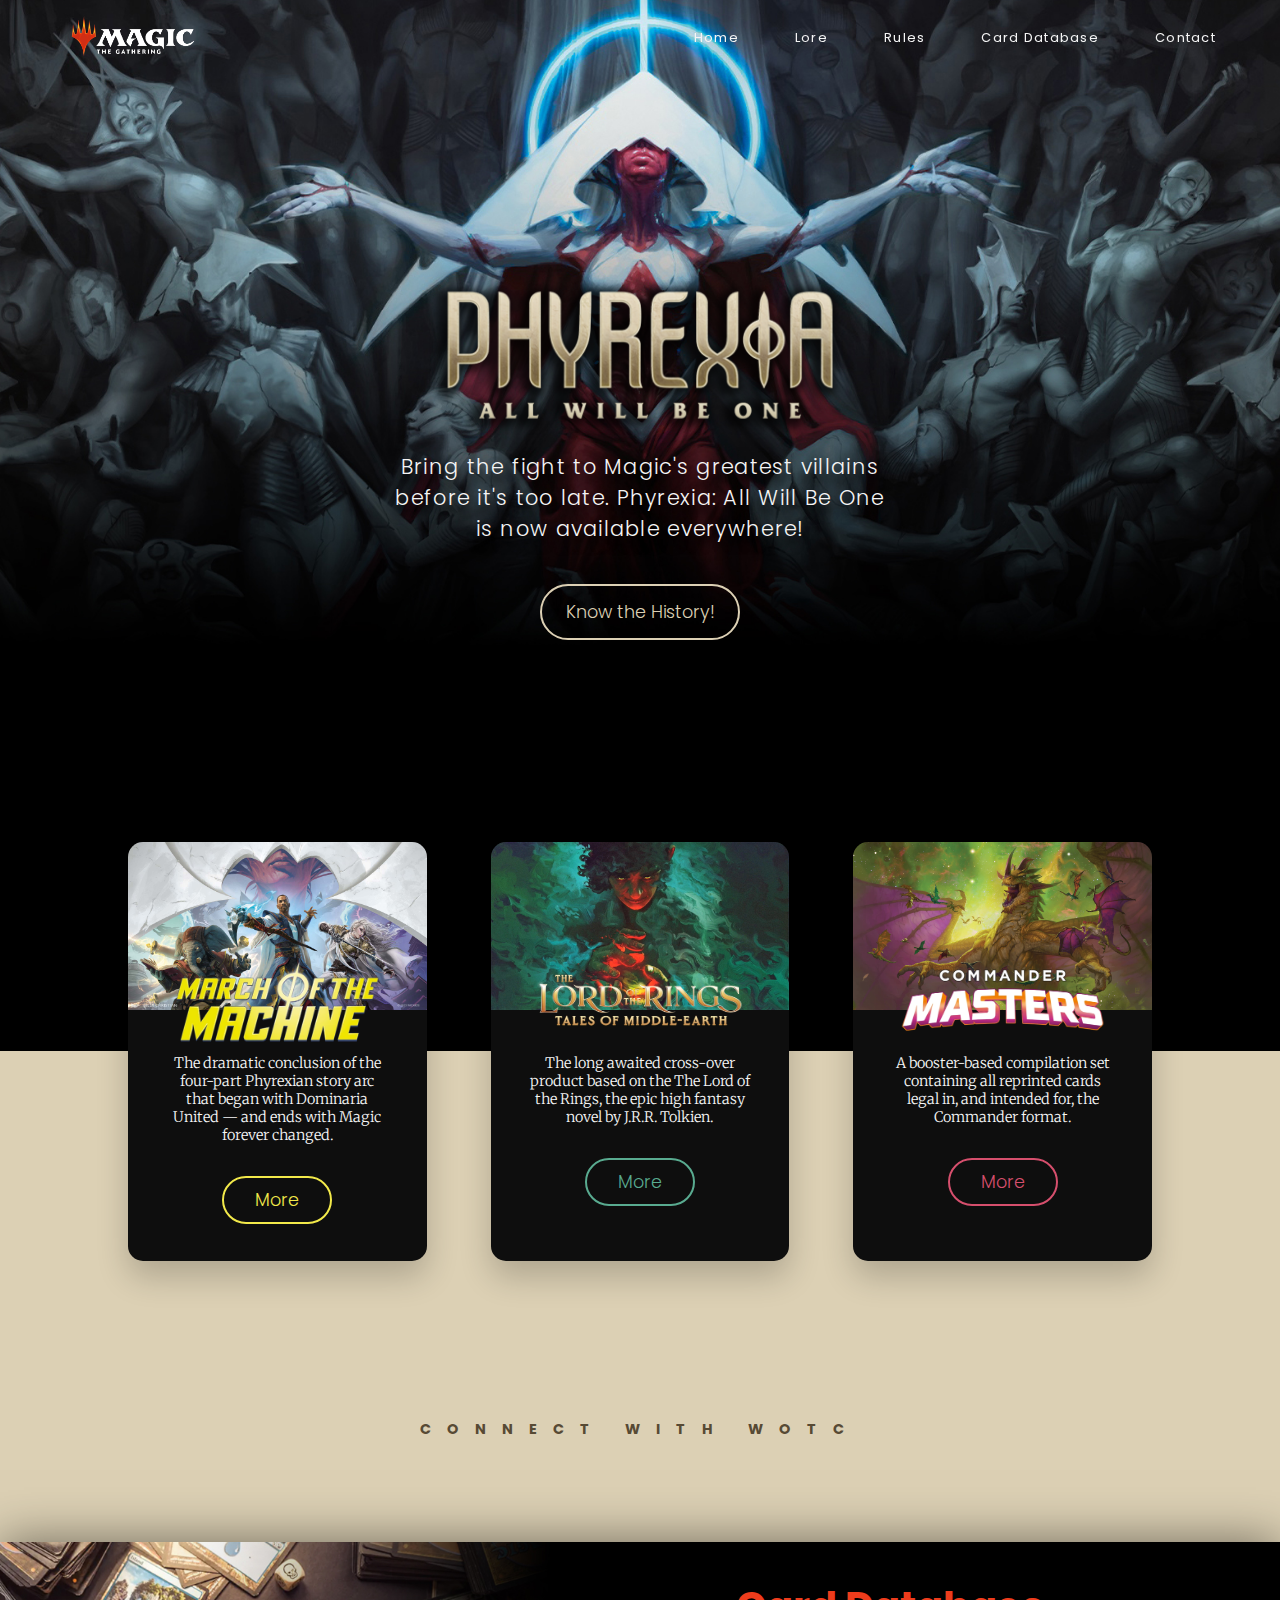
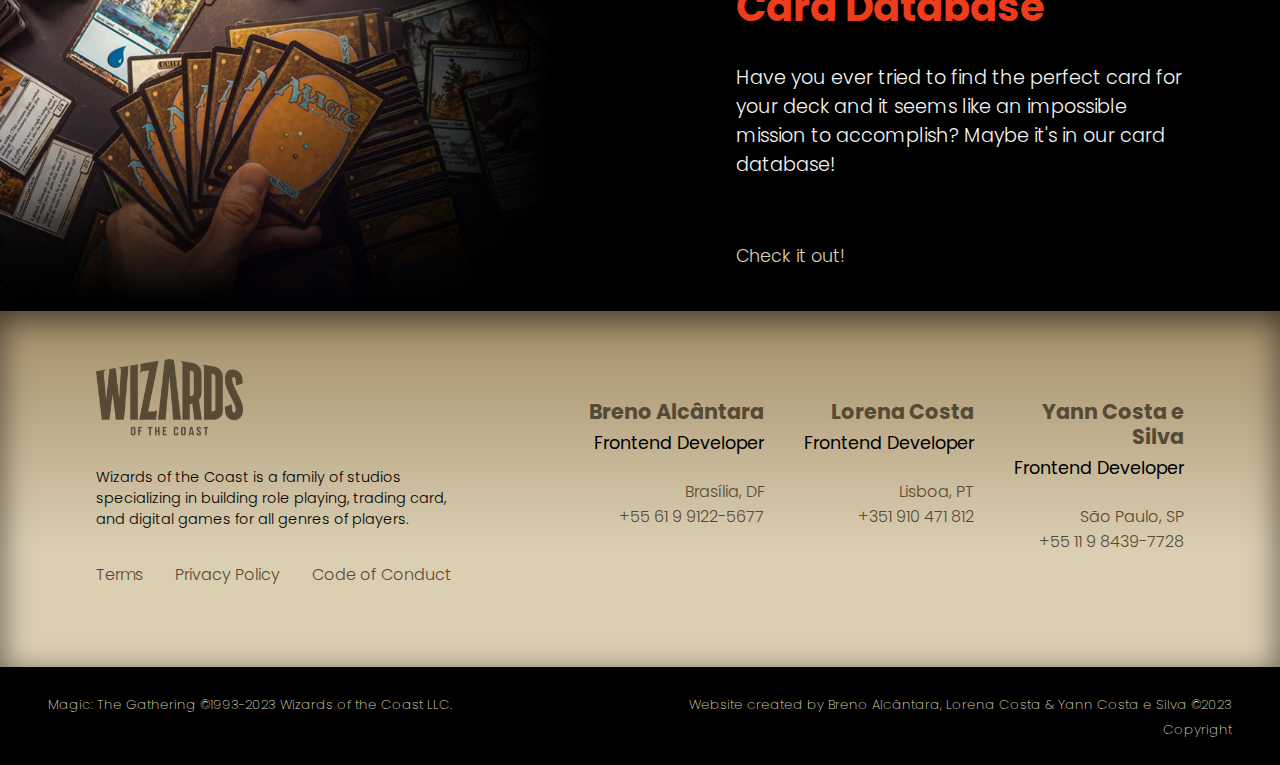
<file: index.html>
<!DOCTYPE html>
<html lang="en">
	<head>
		<meta charset="UTF-8" />
		<meta http-equiv="X-UA-Compatible" content="IE=edge" />
		<meta name="viewport" content="width=device-width, initial-scale=1.0" />
		<meta
			property="og:title"
			content="Magic: The Gathering | Unofficial Website"
		/>
		<meta
			property="og:image"
			content="https://assetsio.reedpopcdn.com/magic-the-gathering-phyrexia-all-will-be-one-elesh-norn-teaser-art.png?width=1200&height=1200&fit=crop&quality=100&format=png&enable=upscale&auto=webp"
		/>
		<meta property="og:type" content="website" />
		<meta
			property="og:description"
			content="This website was created as the final project of Coderhouse's web development course by Breno Alcântara, Lorena Costa, and Yann Costa."
		/>
		<meta
			property="og:url"
			content="https://ynncstslv.github.io/coderhouse-45395-webdev-final-mtg/"
		/>
		<meta
			name="twitter:title"
			content="Magic: The Gathering | Unofficial Website"
		/>
		<meta
			name="twitter:image"
			content="https://assetsio.reedpopcdn.com/magic-the-gathering-phyrexia-all-will-be-one-elesh-norn-teaser-art.png?width=1200&height=1200&fit=crop&quality=100&format=png&enable=upscale&auto=webp"
		/>
		<meta
			name="twitter:description"
			content="This website was created as the final project of Coderhouse's web development course by Breno Alcântara, Lorena Costa, and Yann Costa."
		/>
		<link
			rel="stylesheet"
			href="https://cdnjs.cloudflare.com/ajax/libs/font-awesome/6.4.0/css/all.min.css"
			integrity="sha512-iecdLmaskl7CVkqkXNQ/ZH/XLlvWZOJyj7Yy7tcenmpD1ypASozpmT/E0iPtmFIB46ZmdtAc9eNBvH0H/ZpiBw=="
			crossorigin="anonymous"
			referrerpolicy="no-referrer"
		/>
		<link rel="stylesheet" href="./styles/index.css" />
		<link
			rel="icon"
			type="image/x-icon"
			href="./assets/images/meta/mtg-favicon.png"
		/>
		<title>Magic: The Gathering | Unofficial Website</title>
	</head>
	<body>
		<nav>
			<div class="container nav-container">
				<img
					src="./assets/images/nav/mtg-logo-white.png"
					alt="Magic: The Gathering Logo"
				/>
				<ul class="nav-menu">
					<li><a href="#">Home</a></li>
					<li><a href="./pages/lore.html">Lore</a></li>
					<li><a href="./pages/rules.html">Rules</a></li>
					<li><a href="./pages/database.html">Card Database</a></li>
					<li><a href="./pages/contact.html">Contact</a></li>
				</ul>
				<div class="overlay"></div>
				<button class="btn nav-btn" id="openBtn">
					<i class="fa-solid fa-bars"></i>
				</button>
				<button class="btn nav-btn" id="closeBtn">
					<i class="fa-solid fa-xmark"></i>
				</button>
			</div>
		</nav>
		<header>
			<div class="container header-container">
				<div class="header-img">
					<img
						src="./assets/images/index/all-will-be-one.png"
						alt="Phyrexia: All Will Be One Logo"
					/>
				</div>
				<div class="header-info">
					<p>
						Bring the fight to Magic's greatest villains before it's too late.
						Phyrexia: All Will Be One is now available everywhere!
					</p>
					<a href="./pages/lore.html"
						><button class="btn header-btn">Know the History!</button></a
					>
				</div>
			</div>
		</header>
		<main>
			<section class="upcoming-sets">
				<div class="container upcoming-container">
					<article class="upcoming-card">
						<div class="upcoming-card-img">
							<img
								src="./assets/images/index/mtg-mom.jpg"
								alt="March of the Machines Promo"
							/>
						</div>
						<div class="upcoming-card-info">
							<div class="upcoming-card-info-img">
								<img
									src="./assets/images/index/mtg-mom-logo.png"
									alt="March of the Machines Logo"
								/>
							</div>
							<p>
								The dramatic conclusion of the four-part Phyrexian story arc
								that began with Dominaria United — and ends with Magic forever
								changed.
							</p>
							<a
								href="https://magic.wizards.com/en/products/march-of-the-machine"
								target="_blank"
								><button class="btn mom-btn">More</button></a
							>
						</div>
					</article>
					<article class="upcoming-card">
						<div class="upcoming-card-img">
							<img
								src="./assets/images/index/mtg-lotr.jpg"
								alt="Tales of Middle-Earth Promo"
							/>
						</div>
						<div class="upcoming-card-info">
							<div class="upcoming-card-info-img">
								<img
									src="./assets/images/index/mtg-lotr-logo.png"
									alt="Tales of Middle-Earth Logo"
								/>
							</div>
							<p>
								The long awaited cross-over product based on the The Lord of the
								Rings, the epic high fantasy novel by J.R.R. Tolkien.
							</p>
							<a
								href="https://magic.wizards.com/en/products/the-lord-of-the-rings-tales-of-middle-earth"
								target="_blank"
								><button class="btn lotr-btn">More</button></a
							>
						</div>
					</article>
					<article class="upcoming-card">
						<div class="upcoming-card-img">
							<img
								src="./assets/images/index/mtg-cdhmasters.jpg"
								alt="Commander Masters Promo"
							/>
						</div>
						<div class="upcoming-card-info">
							<div class="upcoming-card-info-img">
								<img
									src="./assets/images/index/mtg-cdhmasters-logo.png"
									alt="Commander Masters Logo"
								/>
							</div>
							<p>
								A booster-based compilation set containing all reprinted cards
								legal in, and intended for, the Commander format.
							</p>
							<a
								href="https://magic.wizards.com/en/products/commander-masters"
								target="_blank"
								><button class="btn masters-btn">More</button></a
							>
						</div>
					</article>
				</div>
			</section>
			<section class="connect-wotc">
				<div class="container connect-wotc-container">
					<h2>CONNECT WITH WOTC</h2>
					<ul class="connect-wotc-social">
						<li>
							<a href="https://twitter.com/wizards_magic" target="_blank"
								><i class="fa-brands fa-twitter"></i
							></a>
						</li>
						<li>
							<a
								href="https://www.facebook.com/MagicTheGathering"
								target="_blank"
								><i class="fa-brands fa-facebook-f"></i
							></a>
						</li>
						<li>
							<a href="https://www.instagram.com/wizards_magic/" target="_blank"
								><i class="fa-brands fa-instagram"></i
							></a>
						</li>
						<li>
							<a href="https://www.youtube.com/@mtg" target="_blank"
								><i class="fa-brands fa-youtube"></i
							></a>
						</li>
						<li>
							<a href="https://www.twitch.tv/magic" target="_blank"
								><i class="fa-brands fa-twitch"></i
							></a>
						</li>
					</ul>
				</div>
			</section>
			<section class="database-call">
				<div class="database-call-img">
					<img
						src="./assets/images/index/card-database-call.jpg"
						alt="A hand holding some Magic: The Gathering cards"
					/>
				</div>
				<div class="database-call-info">
					<h3>Card Database</h3>
					<p>
						Have you ever tried to find the perfect card for your deck and it
						seems like an impossible mission to accomplish? Maybe it's in our
						card database!
					</p>
					<a href="./pages/database.html"
						>Check it out! <i class="fa-solid fa-arrow-right"></i
					></a>
				</div>
			</section>
		</main>
		<footer>
			<section class="footer-container">
				<div class="footer-left">
					<img
						src="./assets/images/footer/wizards-logo.png"
						alt="Wizards of the Coast Logo"
					/>
					<p>
						Wizards of the Coast is a family of studios specializing in building
						role playing, trading card, and digital games for all genres of
						players.
					</p>
					<ul class="footer-wotc-terms">
						<li>
							<a
								href="https://company.wizards.com/en/legal/terms"
								target="_blank"
								>Terms</a
							>
						</li>
						<li>
							<a
								href="https://company.wizards.com/en/legal/wizards-coasts-privacy-policy"
								target="_blank"
								>Privacy Policy</a
							>
						</li>
						<li>
							<a
								href="https://company.wizards.com/en/legal/code-conduct"
								target="_blank"
								>Code of Conduct</a
							>
						</li>
					</ul>
					<ul class="footer-wotc-social">
						<li>
							<a href="https://twitter.com/wizards_magic" target="_blank"
								><i class="fa-brands fa-twitter"></i
							></a>
						</li>
						<li>
							<a
								href="https://www.facebook.com/MagicTheGathering"
								target="_blank"
								><i class="fa-brands fa-facebook-f"></i
							></a>
						</li>
						<li>
							<a href="https://www.instagram.com/wizards_magic/" target="_blank"
								><i class="fa-brands fa-instagram"></i
							></a>
						</li>
						<li>
							<a href="https://www.youtube.com/@mtg" target="_blank"
								><i class="fa-brands fa-youtube"></i
							></a>
						</li>
						<li>
							<a href="https://www.twitch.tv/magic" target="_blank"
								><i class="fa-brands fa-twitch"></i
							></a>
						</li>
					</ul>
				</div>
				<div class="footer-right">
					<div class="dev-info-container">
						<div class="dev-info">
							<h3>Breno Alcântara</h3>
							<h4>Frontend Developer</h4>
							<ul class="dev-contact">
								<li><i class="fa-solid fa-location-dot"></i> Brasília, DF</li>
								<li>
									<i class="fa-brands fa-whatsapp"></i> +55 61 9 9122-5677
								</li>
							</ul>
							<ul class="dev-socials">
								<li>
									<a href="https://github.com/breno-alcantara" target="_blank"
										><i class="fa-brands fa-github"></i
									></a>
								</li>
								<li>
									<a
										href="https://www.linkedin.com/in/brenosalcantara"
										target="_blank"
										><i class="fa-brands fa-linkedin-in"></i
									></a>
								</li>
								<li>
									<a
										href="https://www.instagram.com/brenosalcantara/"
										target="_blank"
										><i class="fa-brands fa-instagram"></i
									></a>
								</li>
								<li>
									<a
										href="https://www.facebook.com/Breno.Alcantara"
										target="_blank"
										><i class="fa-brands fa-facebook-f"></i
									></a>
								</li>
							</ul>
						</div>
						<div class="dev-info">
							<h3>Lorena Costa</h3>
							<h4>Frontend Developer</h4>
							<ul class="dev-contact">
								<li><i class="fa-solid fa-location-dot"></i> Lisboa, PT</li>
								<li><i class="fa-brands fa-whatsapp"></i> +351 910 471 812</li>
							</ul>
							<ul class="dev-socials">
								<li>
									<a href="https://github.com/Lorenamvcosta/" target="_blank"
										><i class="fa-brands fa-github"></i
									></a>
								</li>
								<li>
									<a
										href="https://linkedin.com/in/lorenamvcosta/"
										target="_blank"
										><i class="fa-brands fa-linkedin-in"></i
									></a>
								</li>
								<li>
									<a
										href="https://www.instagram.com/lorenamvcosta/"
										target="_blank"
										><i class="fa-brands fa-instagram"></i
									></a>
								</li>
							</ul>
						</div>
						<div class="dev-info">
							<h3>Yann Costa e Silva</h3>
							<h4>Frontend Developer</h4>
							<ul class="dev-contact">
								<li><i class="fa-solid fa-location-dot"></i> São Paulo, SP</li>
								<li>
									<i class="fa-brands fa-whatsapp"></i> +55 11 9 8439-7728
								</li>
							</ul>
							<ul class="dev-socials">
								<li>
									<a href="https://github.com/ynncstslv" target="_blank"
										><i class="fa-brands fa-github"></i
									></a>
								</li>
								<li>
									<a
										href="https://www.linkedin.com/in/ynncstslv"
										target="_blank"
										><i class="fa-brands fa-linkedin-in"></i
									></a>
								</li>
								<li>
									<a href="https://www.instagram.com/ynncstslv/" target="_blank"
										><i class="fa-brands fa-instagram"></i
									></a>
								</li>
								<li>
									<a href="https://twitter.com/ynncstslv" target="_blank"
										><i class="fa-brands fa-twitter"></i
									></a>
								</li>
							</ul>
						</div>
					</div>
				</div>
			</section>
			<section class="footer-copyright">
				<div class="footer-copyright-left">
					<small
						>Magic: The Gathering &copy;1993-2023 Wizards of the Coast
						LLC.</small
					>
				</div>
				<div class="footer-copyright-right">
					<small
						>Website created by Breno Alcântara, Lorena Costa & Yann Costa e
						Silva &copy;2023 Copyright</small
					>
				</div>
			</section>
		</footer>
		<!-- javascript -->
		<script src="./scripts/script.js"></script>
	</body>
</html>
</file>
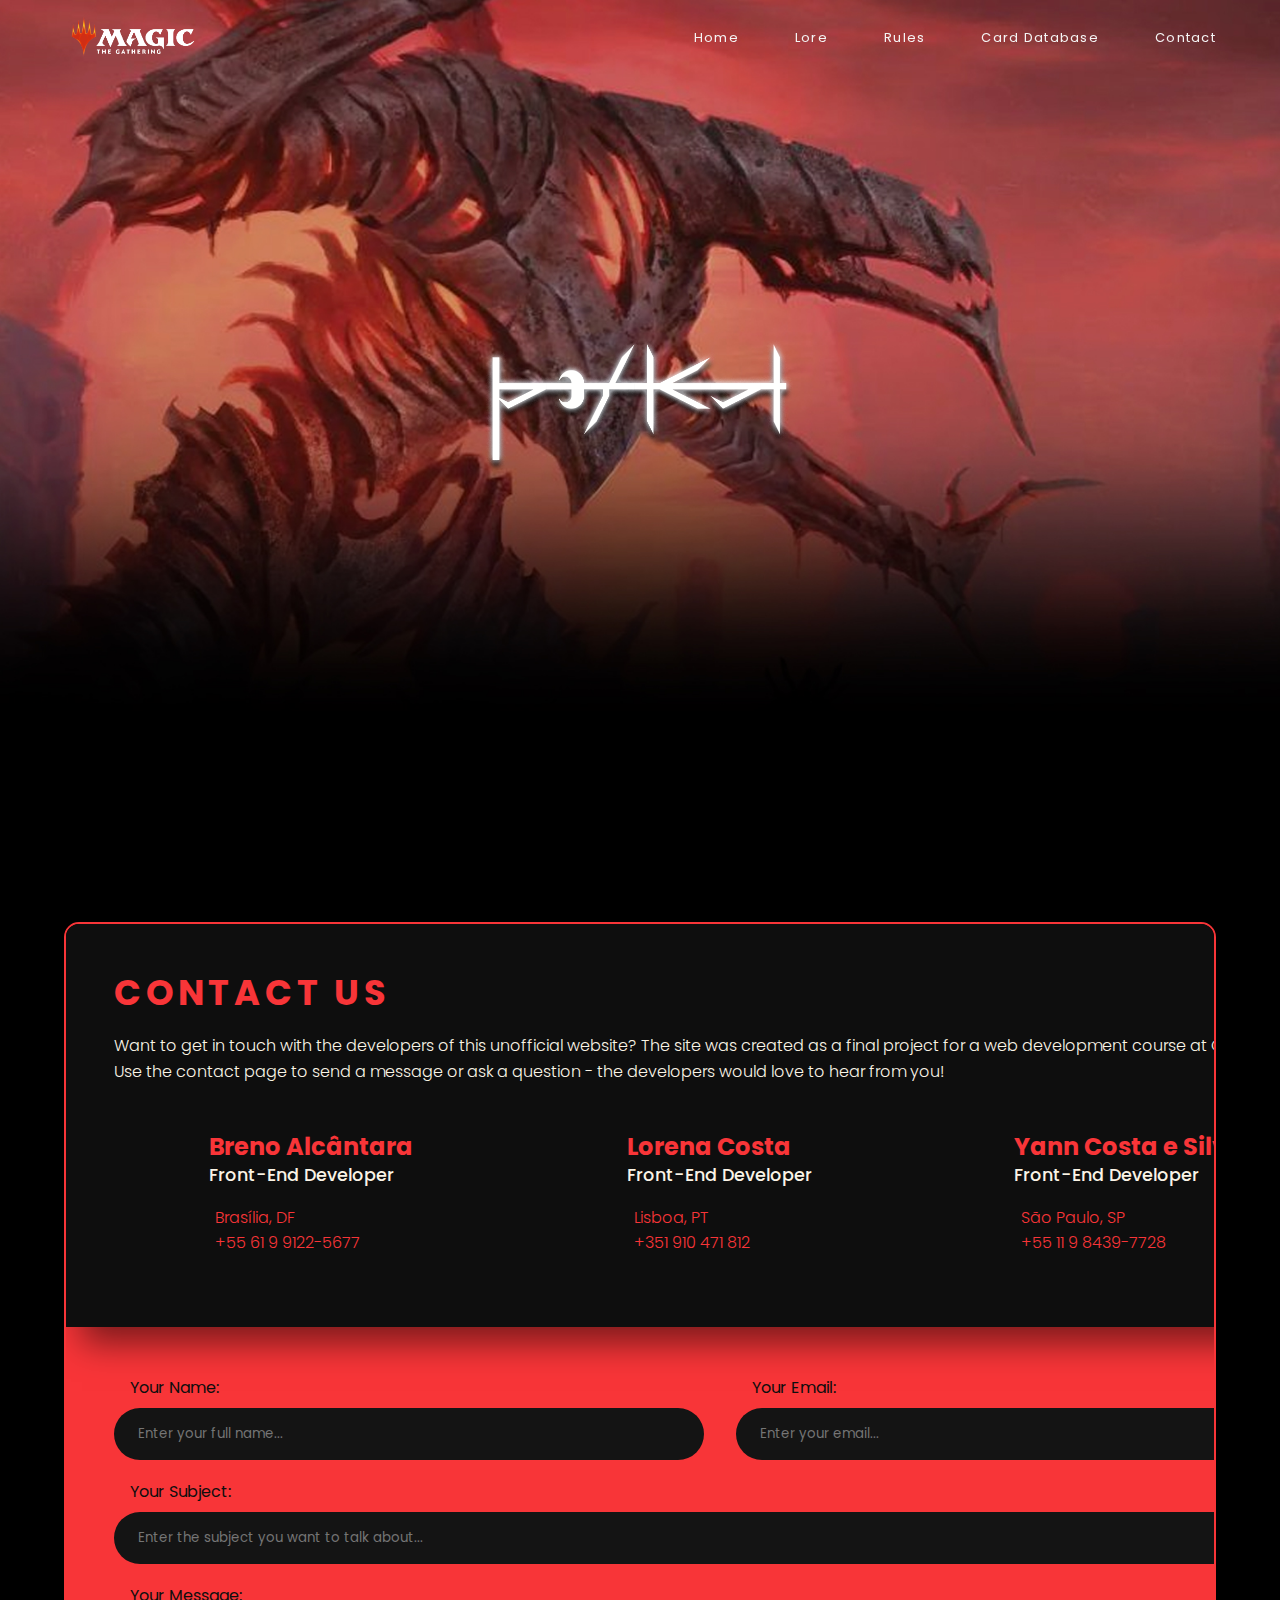
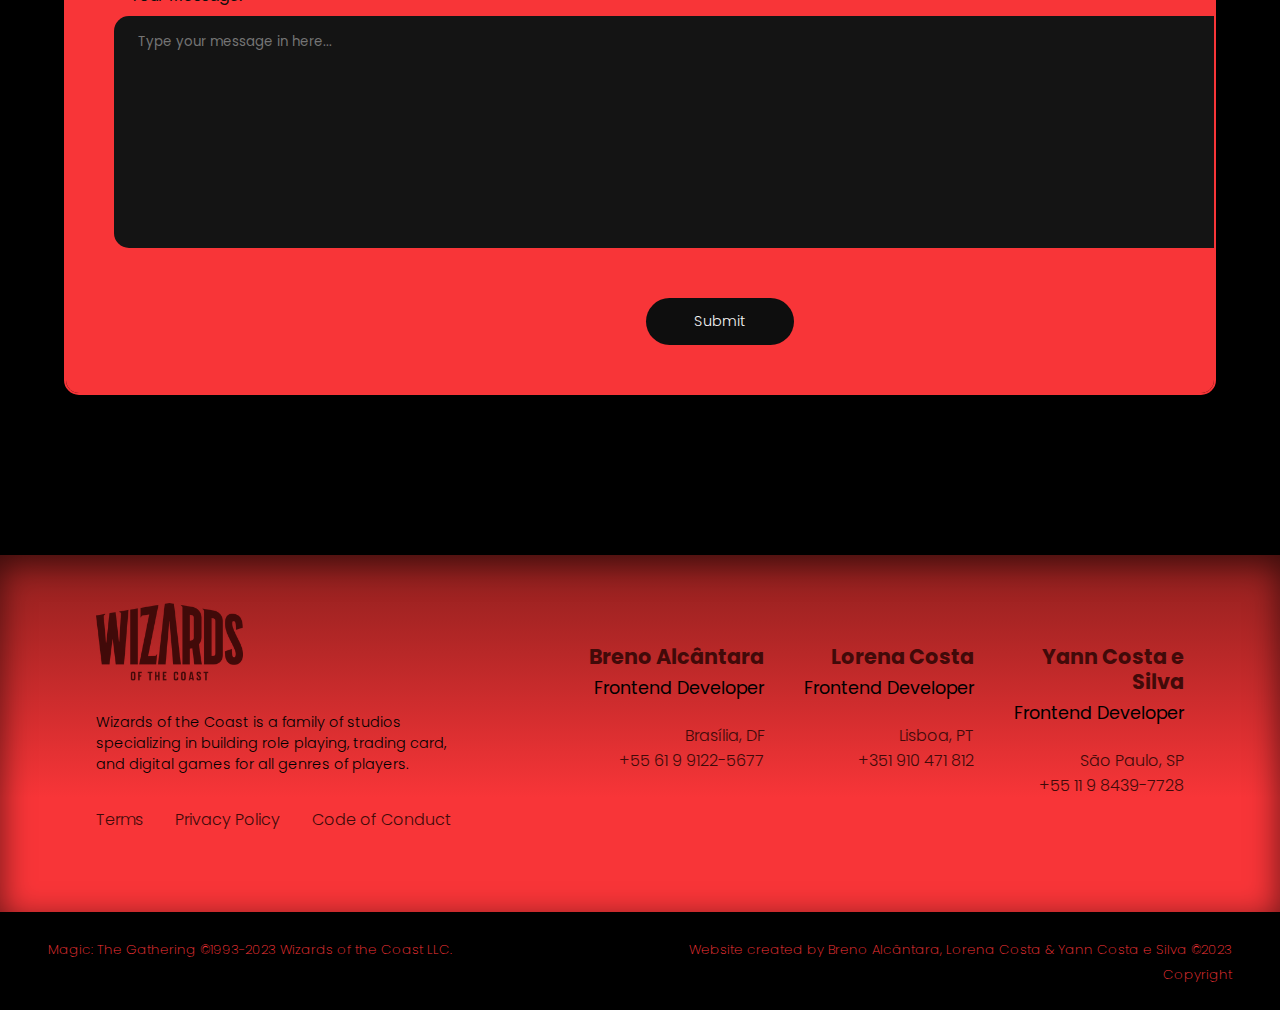
<file: pages/contact.html>
<!DOCTYPE html>
<html lang="en">
	<head>
		<meta charset="UTF-8" />
		<meta http-equiv="X-UA-Compatible" content="IE=edge" />
		<meta name="viewport" content="width=device-width, initial-scale=1.0" />
		<meta
			property="og:title"
			content="Magic: The Gathering | Unofficial Website"
		/>
		<meta
			property="og:image"
			content="https://assetsio.reedpopcdn.com/magic-the-gathering-phyrexia-all-will-be-one-elesh-norn-teaser-art.png?width=1200&height=1200&fit=crop&quality=100&format=png&enable=upscale&auto=webp"
		/>
		<meta property="og:type" content="website" />
		<meta
			property="og:description"
			content="This website was created as the final project of Coderhouse's web development course by Breno Alcântara, Lorena Costa, and Yann Costa."
		/>
		<meta
			property="og:url"
			content="https://ynncstslv.github.io/coderhouse-45395-webdev-final-mtg/"
		/>
		<meta
			name="twitter:title"
			content="Magic: The Gathering | Unofficial Website"
		/>
		<meta
			name="twitter:image"
			content="https://assetsio.reedpopcdn.com/magic-the-gathering-phyrexia-all-will-be-one-elesh-norn-teaser-art.png?width=1200&height=1200&fit=crop&quality=100&format=png&enable=upscale&auto=webp"
		/>
		<meta
			name="twitter:description"
			content="This website was created as the final project of Coderhouse's web development course by Breno Alcântara, Lorena Costa, and Yann Costa."
		/>
		<link
			rel="stylesheet"
			href="https://cdnjs.cloudflare.com/ajax/libs/font-awesome/6.4.0/css/all.min.css"
			integrity="sha512-iecdLmaskl7CVkqkXNQ/ZH/XLlvWZOJyj7Yy7tcenmpD1ypASozpmT/E0iPtmFIB46ZmdtAc9eNBvH0H/ZpiBw=="
			crossorigin="anonymous"
			referrerpolicy="no-referrer"
		/>
		<link rel="stylesheet" href="../styles/index.css" />
		<link rel="stylesheet" href="../styles/contact.css" />
		<link
			rel="icon"
			type="image/x-icon"
			href="../assets/images/meta/mtg-favicon.png"
		/>
		<title>Magic: The Gathering | Unofficial Website - Contact</title>
	</head>
	<body>
		<nav>
			<div class="container nav-container">
				<img
					src="../assets/images/nav/mtg-logo-white.png"
					alt="Magic: The Gathering Logo"
				/>
				<ul class="nav-menu">
					<li><a href="../index.html">Home</a></li>
					<li><a href="./lore.html">Lore</a></li>
					<li><a href="./rules.html">Rules</a></li>
					<li><a href="./database.html">Card Database</a></li>
					<li><a href="#">Contact</a></li>
				</ul>
				<div class="overlay"></div>
				<button class="btn nav-btn" id="openBtn">
					<i class="fa-solid fa-bars"></i>
				</button>
				<button class="btn nav-btn" id="closeBtn">
					<i class="fa-solid fa-xmark"></i>
				</button>
			</div>
		</nav>
		<!-- Get in contact with the people who developed this unofficial website
						as the final project of a web development course at coderhouse. -->
		<header>
			<div class="container header-container">
				<div class="header-img">
					<img
						src="../assets/images/contact/contact-phyrexian.png"
						alt="Contact written in Phyrexian language"
					/>
				</div>
			</div>
		</header>
		<main>
			<section class="container contact-container">
				<article class="contact-box">
					<div class="contact-top">
						<h3>CONTACT US</h3>
						<p>
							Want to get in touch with the developers of this unofficial
							website? The site was created as a final project for a web
							development course at Coderhouse. Use the contact page to send a
							message or ask a question - the developers would love to hear from
							you!
						</p>
						<div class="developers-grid">
							<div class="developer-card">
								<h4>Breno Alcântara</h4>
								<h5>Front-End Developer</h5>
								<ul class="dev-card-phone">
									<li><i class="fa-solid fa-location-dot"></i> Brasília, DF</li>
									<li>
										<i class="fa-brands fa-whatsapp"></i> +55 61 9 9122-5677
									</li>
								</ul>
								<ul class="dev-card-socials">
									<li>
										<a href="https://github.com/breno-alcantara" target="_blank"
											><i class="fa-brands fa-github"></i
										></a>
									</li>
									<li>
										<a
											href="https://www.linkedin.com/in/brenosalcantara"
											target="_blank"
											><i class="fa-brands fa-linkedin-in"></i
										></a>
									</li>
									<li>
										<a
											href="https://www.instagram.com/brenosalcantara/"
											target="_blank"
											><i class="fa-brands fa-instagram"></i
										></a>
									</li>
									<li>
										<a
											href="https://www.facebook.com/Breno.Alcantara"
											target="_blank"
											><i class="fa-brands fa-facebook-f"></i
										></a>
									</li>
								</ul>
							</div>
							<div class="developer-card">
								<h4>Lorena Costa</h4>
								<h5>Front-End Developer</h5>
								<ul class="dev-card-phone">
									<li><i class="fa-solid fa-location-dot"></i> Lisboa, PT</li>
									<li>
										<i class="fa-brands fa-whatsapp"></i> +351 910 471 812
									</li>
								</ul>
								<ul class="dev-card-socials">
									<li>
										<a href="https://github.com/Lorenamvcosta/" target="_blank"
											><i class="fa-brands fa-github"></i
										></a>
									</li>
									<li>
										<a
											href="https://linkedin.com/in/lorenamvcosta/"
											target="_blank"
											><i class="fa-brands fa-linkedin-in"></i
										></a>
									</li>
									<li>
										<a
											href="https://www.instagram.com/lorenamvcosta/"
											target="_blank"
											><i class="fa-brands fa-instagram"></i
										></a>
									</li>
								</ul>
							</div>
							<div class="developer-card">
								<h4>Yann Costa e Silva</h4>
								<h5>Front-End Developer</h5>
								<ul class="dev-card-phone">
									<li>
										<i class="fa-solid fa-location-dot"></i> São Paulo, SP
									</li>
									<li>
										<i class="fa-brands fa-whatsapp"></i> +55 11 9 8439-7728
									</li>
								</ul>
								<ul class="dev-card-socials">
									<li>
										<a href="https://github.com/ynncstslv/" target="_blank"
											><i class="fa-brands fa-github"></i
										></a>
									</li>
									<li>
										<a href="https://linkedin.com/in/ynncstslv/" target="_blank"
											><i class="fa-brands fa-linkedin-in"></i
										></a>
									</li>
									<li>
										<a href="https://instagram.com/ynncstslv" target="_blank"
											><i class="fa-brands fa-instagram"></i
										></a>
									</li>
									<li>
										<a href="https://twitter.com/dltyrslf" target="_blank"
											><i class="fa-brands fa-twitter"></i
										></a>
									</li>
								</ul>
							</div>
						</div>
					</div>
					<div class="contact-bottom">
						<form class="contact-form">
							<div class="form-flex">
								<div class="form-name">
									<label for="full-name">Your Name:</label>
									<input
										type="text"
										name="full-name"
										placeholder="Enter your full name..."
										required
									/>
								</div>
								<div class="form-email">
									<label for="email">Your Email:</label>
									<input
										type="email"
										name="email"
										placeholder="Enter your email..."
										required
									/>
								</div>
							</div>
							<div class="form-subject">
								<label for="subject">Your Subject:</label>
								<input
									type="text"
									name="subject"
									placeholder="Enter the subject you want to talk about..."
									required
								/>
							</div>
							<div class="form-message">
								<label for="message">Your Message:</label>
								<textarea
									name="message"
									rows="10"
									placeholder="Type your message in here..."
									required
								></textarea>
							</div>
							<button type="submit" class="btn contact-btn">Submit</button>
						</form>
					</div>
				</article>
			</section>
		</main>
		<footer>
			<section class="footer-container">
				<div class="footer-left">
					<img
						src="../assets/images/footer/wizards-logo-red.png"
						alt="Wizards of the Coast Logo"
					/>
					<p>
						Wizards of the Coast is a family of studios specializing in building
						role playing, trading card, and digital games for all genres of
						players.
					</p>
					<ul class="footer-wotc-terms">
						<li>
							<a
								href="https://company.wizards.com/en/legal/terms"
								target="_blank"
								>Terms</a
							>
						</li>
						<li>
							<a
								href="https://company.wizards.com/en/legal/wizards-coasts-privacy-policy"
								target="_blank"
								>Privacy Policy</a
							>
						</li>
						<li>
							<a
								href="https://company.wizards.com/en/legal/code-conduct"
								target="_blank"
								>Code of Conduct</a
							>
						</li>
					</ul>
					<ul class="footer-wotc-social">
						<li>
							<a href="https://twitter.com/wizards_magic" target="_blank"
								><i class="fa-brands fa-twitter"></i
							></a>
						</li>
						<li>
							<a
								href="https://www.facebook.com/MagicTheGathering"
								target="_blank"
								><i class="fa-brands fa-facebook-f"></i
							></a>
						</li>
						<li>
							<a href="https://www.instagram.com/wizards_magic/" target="_blank"
								><i class="fa-brands fa-instagram"></i
							></a>
						</li>
						<li>
							<a href="https://www.youtube.com/@mtg" target="_blank"
								><i class="fa-brands fa-youtube"></i
							></a>
						</li>
						<li>
							<a href="https://www.twitch.tv/magic" target="_blank"
								><i class="fa-brands fa-twitch"></i
							></a>
						</li>
					</ul>
				</div>
				<div class="footer-right">
					<div class="dev-info-container">
						<div class="dev-info">
							<h3>Breno Alcântara</h3>
							<h4>Frontend Developer</h4>
							<ul class="dev-contact">
								<li><i class="fa-solid fa-location-dot"></i> Brasília, DF</li>
								<li>
									<i class="fa-brands fa-whatsapp"></i> +55 61 9 9122-5677
								</li>
							</ul>
							<ul class="dev-socials">
								<li>
									<a href="https://github.com/breno-alcantara" target="_blank"
										><i class="fa-brands fa-github"></i
									></a>
								</li>
								<li>
									<a
										href="https://www.linkedin.com/in/brenosalcantara"
										target="_blank"
										><i class="fa-brands fa-linkedin-in"></i
									></a>
								</li>
								<li>
									<a
										href="https://www.instagram.com/brenosalcantara/"
										target="_blank"
										><i class="fa-brands fa-instagram"></i
									></a>
								</li>
								<li>
									<a
										href="https://www.facebook.com/Breno.Alcantara"
										target="_blank"
										><i class="fa-brands fa-facebook-f"></i
									></a>
								</li>
							</ul>
						</div>
						<div class="dev-info">
							<h3>Lorena Costa</h3>
							<h4>Frontend Developer</h4>
							<ul class="dev-contact">
								<li><i class="fa-solid fa-location-dot"></i> Lisboa, PT</li>
								<li><i class="fa-brands fa-whatsapp"></i> +351 910 471 812</li>
							</ul>
							<ul class="dev-socials">
								<li>
									<a href="https://github.com/Lorenamvcosta/" target="_blank"
										><i class="fa-brands fa-github"></i
									></a>
								</li>
								<li>
									<a
										href="https://linkedin.com/in/lorenamvcosta/"
										target="_blank"
										><i class="fa-brands fa-linkedin-in"></i
									></a>
								</li>
								<li>
									<a
										href="https://www.instagram.com/lorenamvcosta/"
										target="_blank"
										><i class="fa-brands fa-instagram"></i
									></a>
								</li>
							</ul>
						</div>
						<div class="dev-info">
							<h3>Yann Costa e Silva</h3>
							<h4>Frontend Developer</h4>
							<ul class="dev-contact">
								<li><i class="fa-solid fa-location-dot"></i> São Paulo, SP</li>
								<li>
									<i class="fa-brands fa-whatsapp"></i> +55 11 9 8439-7728
								</li>
							</ul>
							<ul class="dev-socials">
								<li>
									<a href="https://github.com/ynncstslv" target="_blank"
										><i class="fa-brands fa-github"></i
									></a>
								</li>
								<li>
									<a
										href="https://www.linkedin.com/in/ynncstslv"
										target="_blank"
										><i class="fa-brands fa-linkedin-in"></i
									></a>
								</li>
								<li>
									<a href="https://www.instagram.com/ynncstslv/" target="_blank"
										><i class="fa-brands fa-instagram"></i
									></a>
								</li>
								<li>
									<a href="https://twitter.com/ynncstslv" target="_blank"
										><i class="fa-brands fa-twitter"></i
									></a>
								</li>
							</ul>
						</div>
					</div>
				</div>
			</section>
			<section class="footer-copyright">
				<div class="footer-copyright-left">
					<small
						>Magic: The Gathering &copy;1993-2023 Wizards of the Coast
						LLC.</small
					>
				</div>
				<div class="footer-copyright-right">
					<small
						>Website created by Breno Alcântara, Lorena Costa & Yann Costa e
						Silva &copy;2023 Copyright</small
					>
				</div>
			</section>
		</footer>
		<!-- javascript -->
		<script src="../scripts/script.js"></script>
	</body>
</html>
</file>
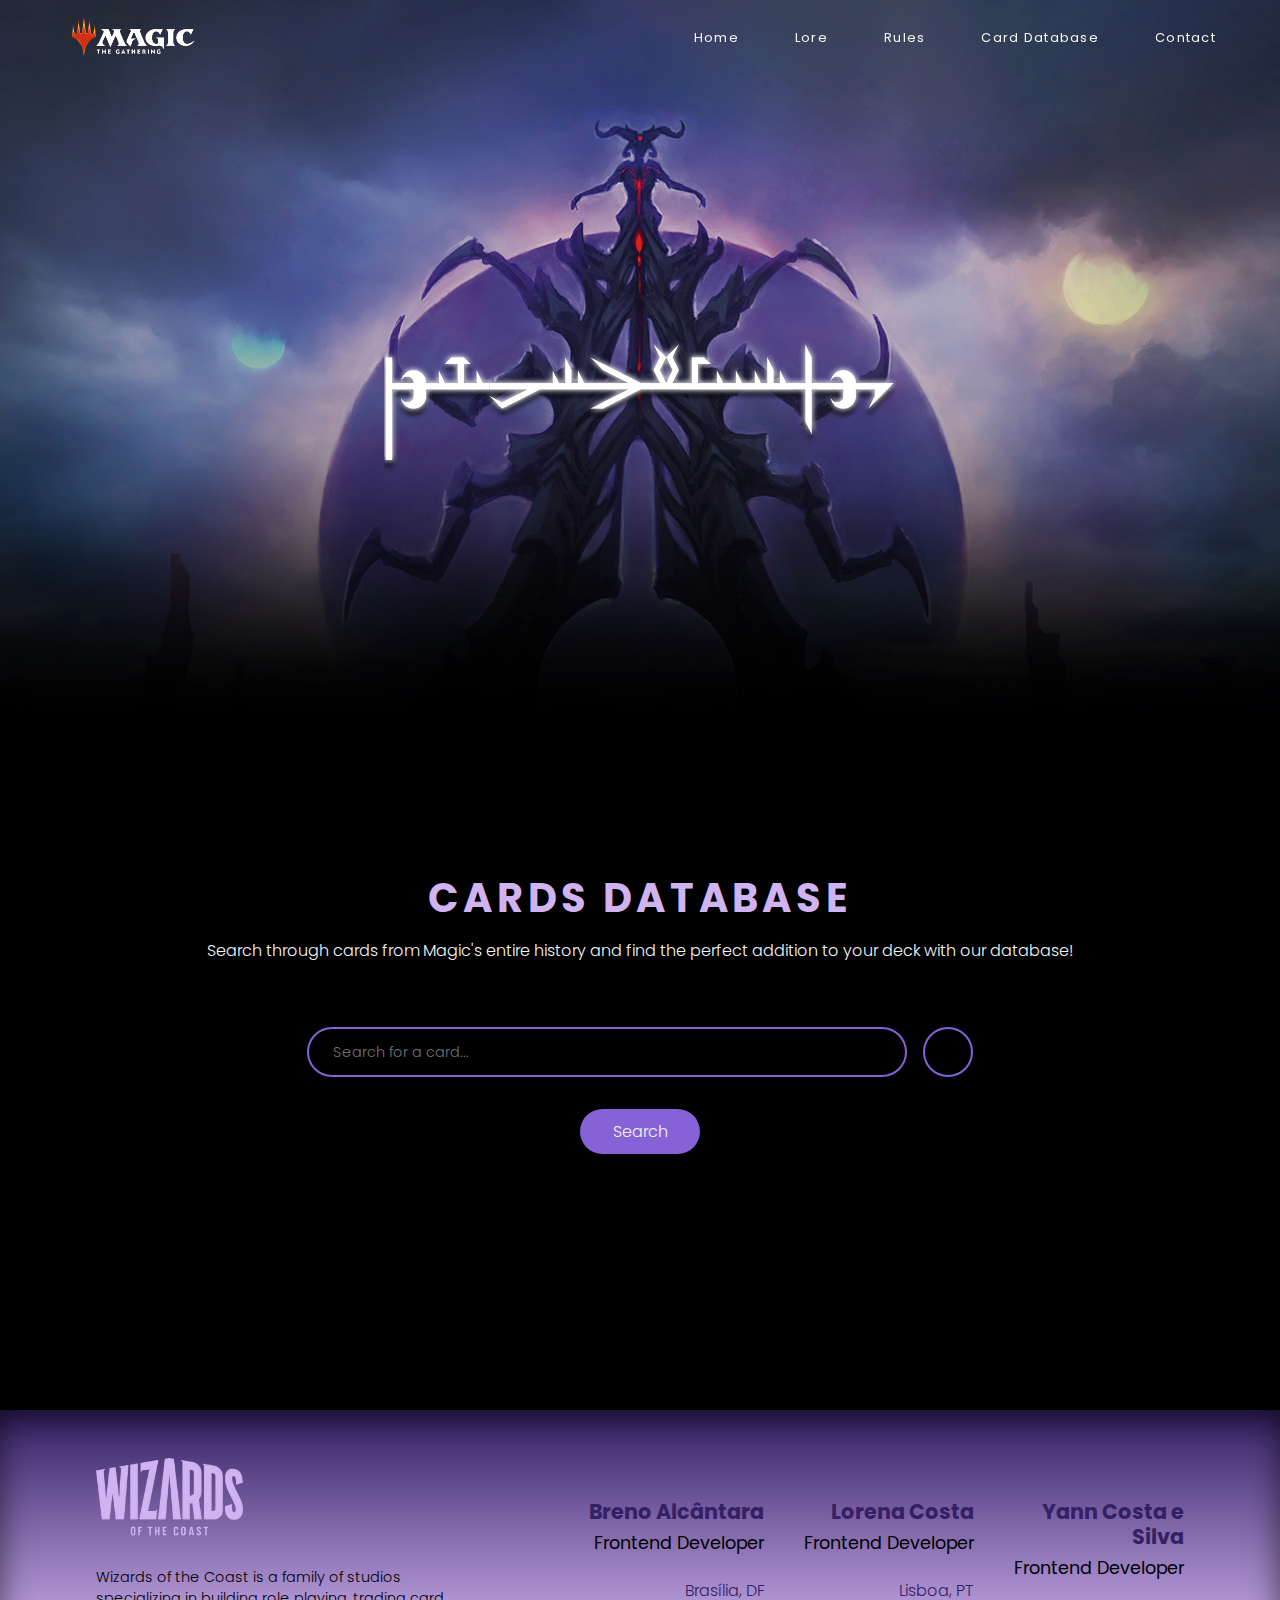
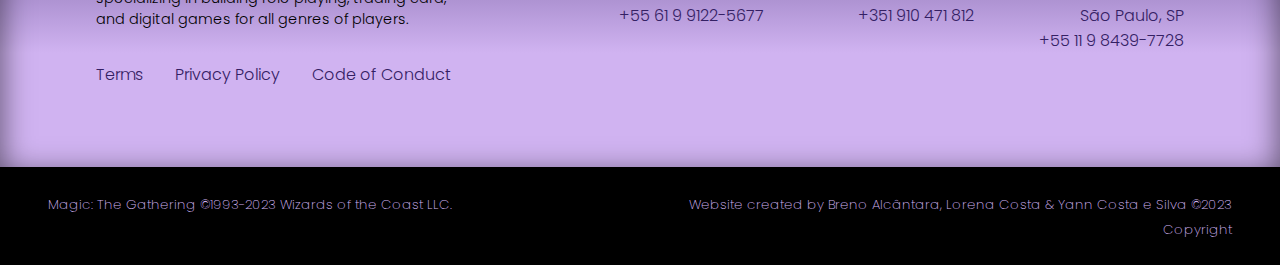
<file: pages/database.html>
<!DOCTYPE html>
<html lang="en">
	<head>
		<meta charset="UTF-8" />
		<meta http-equiv="X-UA-Compatible" content="IE=edge" />
		<meta name="viewport" content="width=device-width, initial-scale=1.0" />
		<meta
			property="og:title"
			content="Magic: The Gathering | Unofficial Website"
		/>
		<meta
			property="og:image"
			content="https://assetsio.reedpopcdn.com/magic-the-gathering-phyrexia-all-will-be-one-elesh-norn-teaser-art.png?width=1200&height=1200&fit=crop&quality=100&format=png&enable=upscale&auto=webp"
		/>
		<meta property="og:type" content="website" />
		<meta
			property="og:description"
			content="This website was created as the final project of Coderhouse's web development course by Breno Alcântara, Lorena Costa, and Yann Costa."
		/>
		<meta
			property="og:url"
			content="https://ynncstslv.github.io/coderhouse-45395-webdev-final-mtg/"
		/>
		<meta
			name="twitter:title"
			content="Magic: The Gathering | Unofficial Website"
		/>
		<meta
			name="twitter:image"
			content="https://assetsio.reedpopcdn.com/magic-the-gathering-phyrexia-all-will-be-one-elesh-norn-teaser-art.png?width=1200&height=1200&fit=crop&quality=100&format=png&enable=upscale&auto=webp"
		/>
		<meta
			name="twitter:description"
			content="This website was created as the final project of Coderhouse's web development course by Breno Alcântara, Lorena Costa, and Yann Costa."
		/>
		<link
			rel="stylesheet"
			href="https://cdnjs.cloudflare.com/ajax/libs/font-awesome/6.4.0/css/all.min.css"
			integrity="sha512-iecdLmaskl7CVkqkXNQ/ZH/XLlvWZOJyj7Yy7tcenmpD1ypASozpmT/E0iPtmFIB46ZmdtAc9eNBvH0H/ZpiBw=="
			crossorigin="anonymous"
			referrerpolicy="no-referrer"
		/>
		<link rel="stylesheet" href="../styles/index.css" />
		<link rel="stylesheet" href="../styles/database.css" />
		<link
			rel="icon"
			type="image/x-icon"
			href="../assets/images/meta/mtg-favicon.png"
		/>
		<title>Magic: The Gathering | Unofficial Website - Card Database</title>
	</head>
	<body>
		<nav>
			<div class="container nav-container">
				<img
					src="../assets/images/nav/mtg-logo-white.png"
					alt="Magic: The Gathering Logo"
				/>
				<ul class="nav-menu">
					<li><a href="../index.html">Home</a></li>
					<li><a href="./lore.html">Lore</a></li>
					<li><a href="./rules.html">Rules</a></li>
					<li><a href="#">Card Database</a></li>
					<li><a href="./contact.html">Contact</a></li>
				</ul>
				<div class="overlay"></div>
				<button class="btn nav-btn" id="openBtn">
					<i class="fa-solid fa-bars"></i>
				</button>
				<button class="btn nav-btn" id="closeBtn">
					<i class="fa-solid fa-xmark"></i>
				</button>
			</div>
		</nav>
		<header>
			<div class="container header-container">
				<div class="header-img">
					<img
						src="../assets/images/card-database/database-phyrexian.png"
						alt="Card Database written in Phyrexian language"
					/>
				</div>
			</div>
		</header>
		<main>
			<section class="container database-container">
				<h1>CARDS DATABASE</h1>
				<p>
					Search through cards from Magic's entire history and find the perfect
					addition to your deck with our database!
				</p>
				<div class="search-container">
					<form class="search-form">
						<div class="input-and-filter">
							<input
								type="text"
								class="search-input"
								placeholder="Search for a card..."
								required
							/>
							<button class="filter-btn">
								<i class="fa-solid fa-filter"></i>
							</button>
						</div>
						<button class="btn search-btn">Search</button>
					</form>
				</div>
				<div class="filter-modal">
					<div class="filter-modal-content">
						<label for="creature">
							<input
								type="checkbox"
								id="creature"
								class="type-checkbox"
								value="Creature"
							/>
							Creature
						</label>
						<label for="planeswalker">
							<input
								type="checkbox"
								id="planeswalker"
								class="type-checkbox"
								value="Planeswalker"
							/>
							Planeswalker
						</label>
						<label for="instant">
							<input
								type="checkbox"
								id="instant"
								class="type-checkbox"
								value="Instant"
							/>
							Instant
						</label>
						<label for="sorcery">
							<input
								type="checkbox"
								id="sorcery"
								class="type-checkbox"
								value="Sorcery"
							/>
							Sorcery
						</label>
						<label for="artifact">
							<input
								type="checkbox"
								id="artifact"
								class="type-checkbox"
								value="Artifact"
							/>
							Artifact
						</label>
						<label for="enchantment">
							<input
								type="checkbox"
								id="enchantment"
								class="type-checkbox"
								value="Enchantment"
							/>
							Enchantment
						</label>
						<label for="land">
							<input
								type="checkbox"
								id="land"
								class="type-checkbox"
								value="Land"
							/>
							Land
						</label>
						<label for="battle">
							<input
								type="checkbox"
								id="battle"
								class="type-checkbox"
								value="Battle"
							/>
							Battle
						</label>
					</div>
				</div>
				<div class="cards-container container"></div>
			</section>
		</main>
		<footer>
			<section class="footer-container">
				<div class="footer-left">
					<img
						src="../assets/images/footer/wizards-logo-purple.png"
						alt="Wizards of the Coast Logo"
					/>
					<p>
						Wizards of the Coast is a family of studios specializing in building
						role playing, trading card, and digital games for all genres of
						players.
					</p>
					<ul class="footer-wotc-terms">
						<li>
							<a
								href="https://company.wizards.com/en/legal/terms"
								target="_blank"
								>Terms</a
							>
						</li>
						<li>
							<a
								href="https://company.wizards.com/en/legal/wizards-coasts-privacy-policy"
								target="_blank"
								>Privacy Policy</a
							>
						</li>
						<li>
							<a
								href="https://company.wizards.com/en/legal/code-conduct"
								target="_blank"
								>Code of Conduct</a
							>
						</li>
					</ul>
					<ul class="footer-wotc-social">
						<li>
							<a href="https://twitter.com/wizards_magic" target="_blank"
								><i class="fa-brands fa-twitter"></i
							></a>
						</li>
						<li>
							<a
								href="https://www.facebook.com/MagicTheGathering"
								target="_blank"
								><i class="fa-brands fa-facebook-f"></i
							></a>
						</li>
						<li>
							<a href="https://www.instagram.com/wizards_magic/" target="_blank"
								><i class="fa-brands fa-instagram"></i
							></a>
						</li>
						<li>
							<a href="https://www.youtube.com/@mtg" target="_blank"
								><i class="fa-brands fa-youtube"></i
							></a>
						</li>
						<li>
							<a href="https://www.twitch.tv/magic" target="_blank"
								><i class="fa-brands fa-twitch"></i
							></a>
						</li>
					</ul>
				</div>
				<div class="footer-right">
					<div class="dev-info-container">
						<div class="dev-info">
							<h3>Breno Alcântara</h3>
							<h4>Frontend Developer</h4>
							<ul class="dev-contact">
								<li><i class="fa-solid fa-location-dot"></i> Brasília, DF</li>
								<li>
									<i class="fa-brands fa-whatsapp"></i> +55 61 9 9122-5677
								</li>
							</ul>
							<ul class="dev-socials">
								<li>
									<a href="https://github.com/breno-alcantara" target="_blank"
										><i class="fa-brands fa-github"></i
									></a>
								</li>
								<li>
									<a
										href="https://www.linkedin.com/in/brenosalcantara"
										target="_blank"
										><i class="fa-brands fa-linkedin-in"></i
									></a>
								</li>
								<li>
									<a
										href="https://www.instagram.com/brenosalcantara/"
										target="_blank"
										><i class="fa-brands fa-instagram"></i
									></a>
								</li>
								<li>
									<a
										href="https://www.facebook.com/Breno.Alcantara"
										target="_blank"
										><i class="fa-brands fa-facebook-f"></i
									></a>
								</li>
							</ul>
						</div>
						<div class="dev-info">
							<h3>Lorena Costa</h3>
							<h4>Frontend Developer</h4>
							<ul class="dev-contact">
								<li><i class="fa-solid fa-location-dot"></i> Lisboa, PT</li>
								<li><i class="fa-brands fa-whatsapp"></i> +351 910 471 812</li>
							</ul>
							<ul class="dev-socials">
								<li>
									<a href="https://github.com/Lorenamvcosta/" target="_blank"
										><i class="fa-brands fa-github"></i
									></a>
								</li>
								<li>
									<a
										href="https://linkedin.com/in/lorenamvcosta/"
										target="_blank"
										><i class="fa-brands fa-linkedin-in"></i
									></a>
								</li>
								<li>
									<a
										href="https://www.instagram.com/lorenamvcosta/"
										target="_blank"
										><i class="fa-brands fa-instagram"></i
									></a>
								</li>
							</ul>
						</div>
						<div class="dev-info">
							<h3>Yann Costa e Silva</h3>
							<h4>Frontend Developer</h4>
							<ul class="dev-contact">
								<li><i class="fa-solid fa-location-dot"></i> São Paulo, SP</li>
								<li>
									<i class="fa-brands fa-whatsapp"></i> +55 11 9 8439-7728
								</li>
							</ul>
							<ul class="dev-socials">
								<li>
									<a href="https://github.com/ynncstslv" target="_blank"
										><i class="fa-brands fa-github"></i
									></a>
								</li>
								<li>
									<a
										href="https://www.linkedin.com/in/ynncstslv"
										target="_blank"
										><i class="fa-brands fa-linkedin-in"></i
									></a>
								</li>
								<li>
									<a href="https://www.instagram.com/ynncstslv/" target="_blank"
										><i class="fa-brands fa-instagram"></i
									></a>
								</li>
								<li>
									<a href="https://twitter.com/ynncstslv" target="_blank"
										><i class="fa-brands fa-twitter"></i
									></a>
								</li>
							</ul>
						</div>
					</div>
				</div>
			</section>
			<section class="footer-copyright">
				<div class="footer-copyright-left">
					<small
						>Magic: The Gathering &copy;1993-2023 Wizards of the Coast
						LLC.</small
					>
				</div>
				<div class="footer-copyright-right">
					<small
						>Website created by Breno Alcântara, Lorena Costa & Yann Costa e
						Silva &copy;2023 Copyright</small
					>
				</div>
			</section>
		</footer>
		<!-- javascript -->
		<script src="../scripts/script.js"></script>
		<script src="../scripts/database.js"></script>
	</body>
</html>
</file>
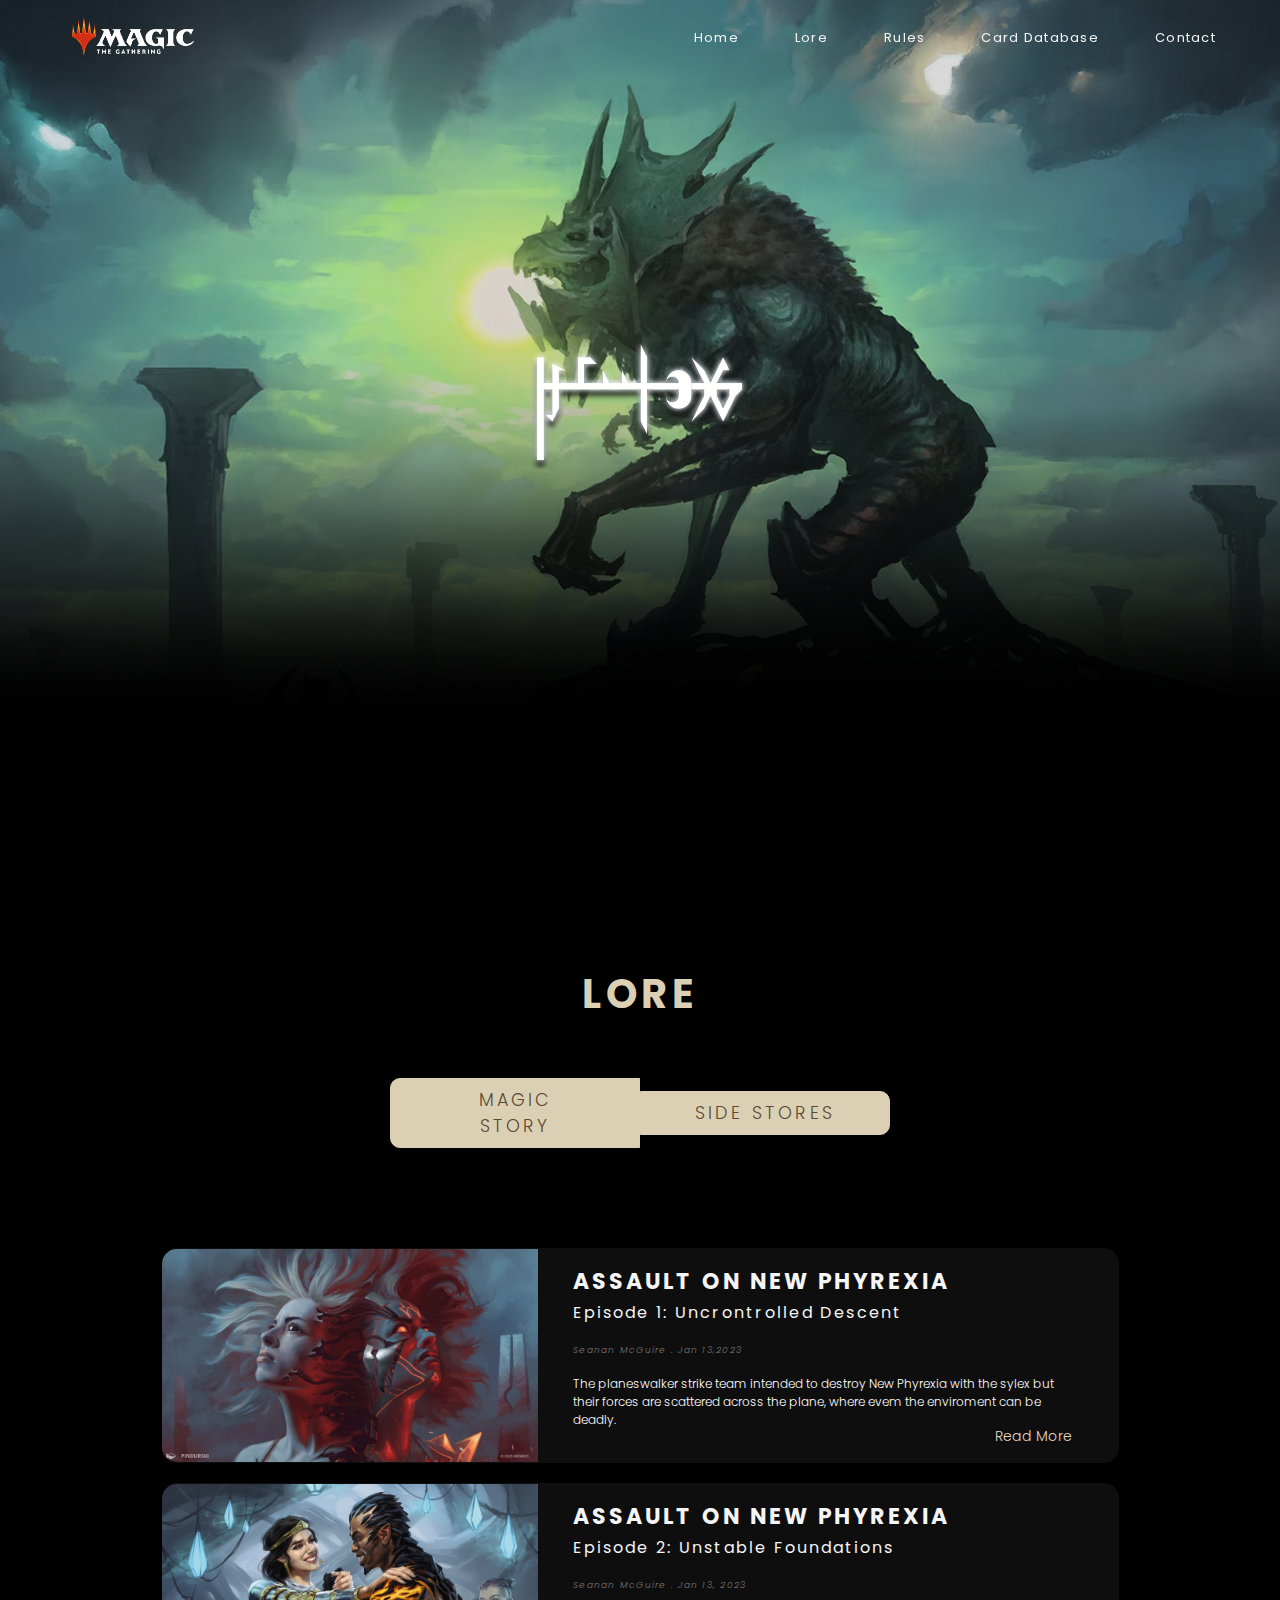
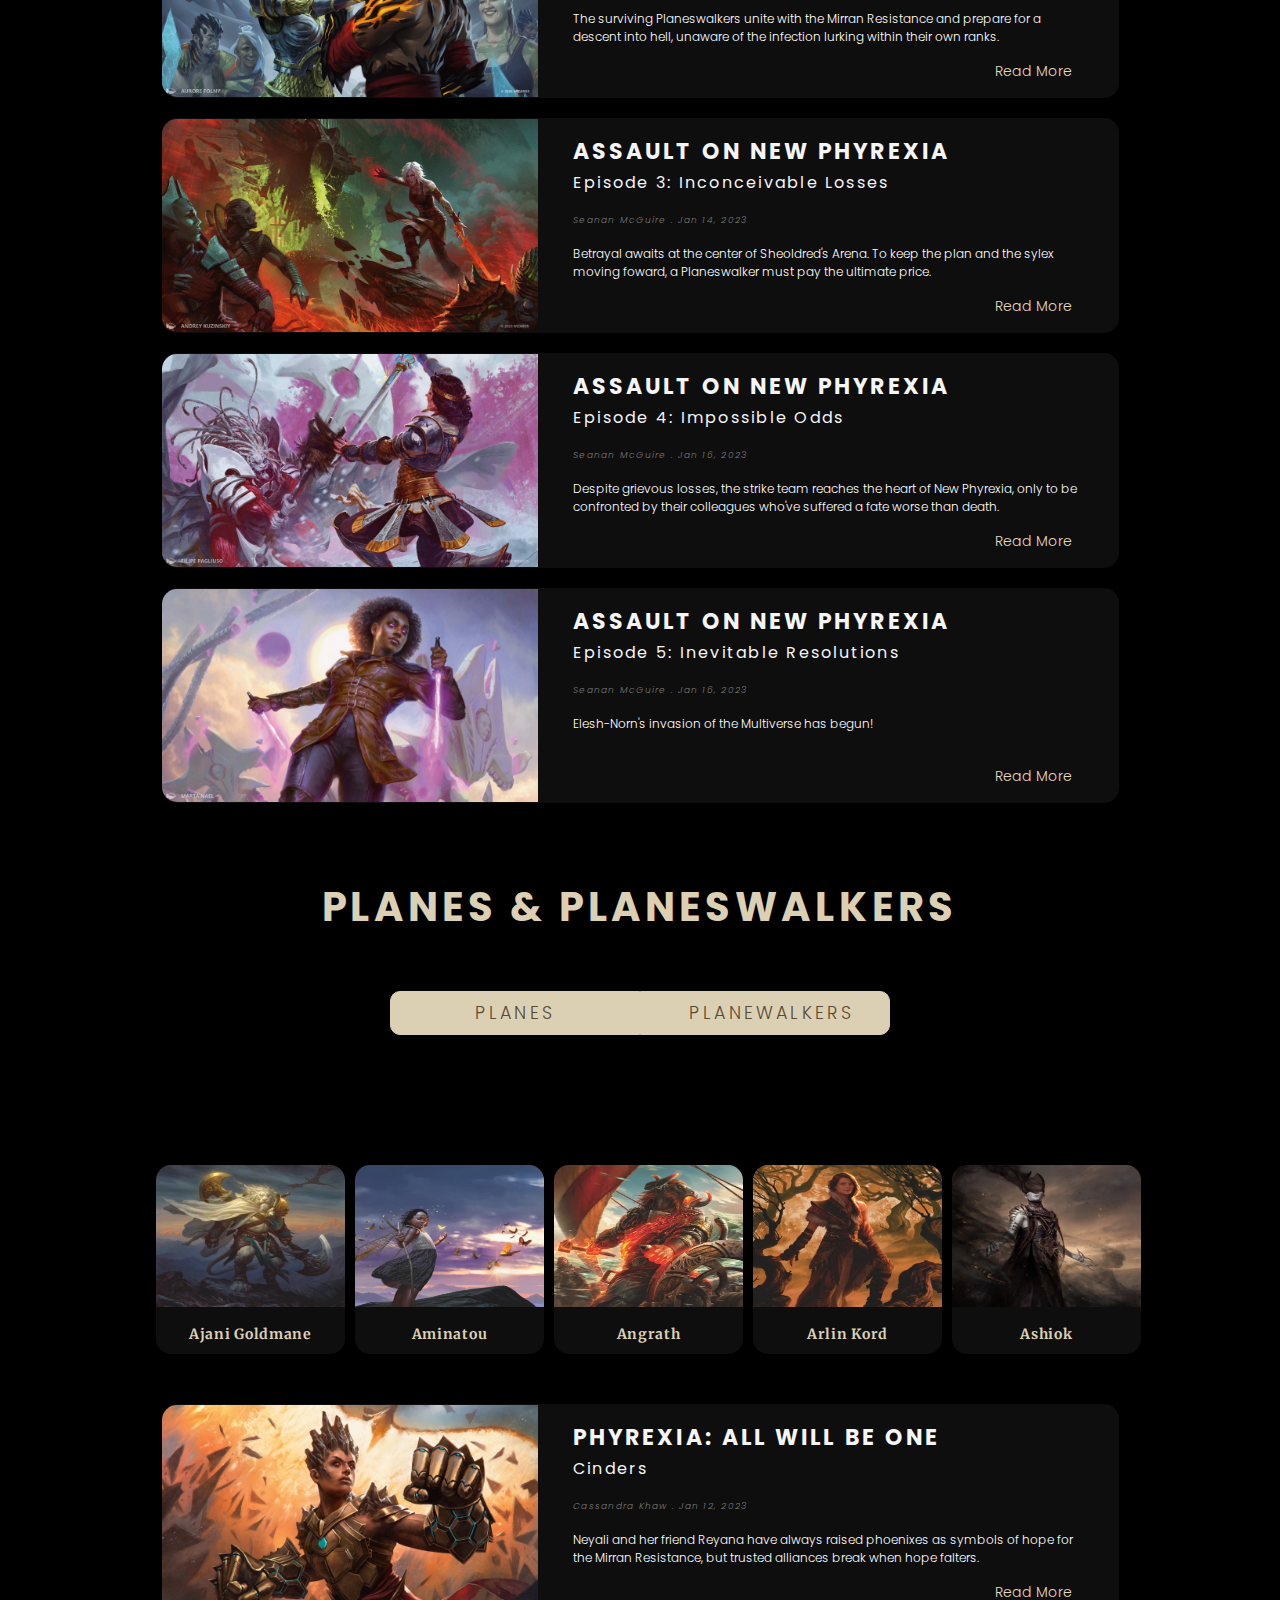
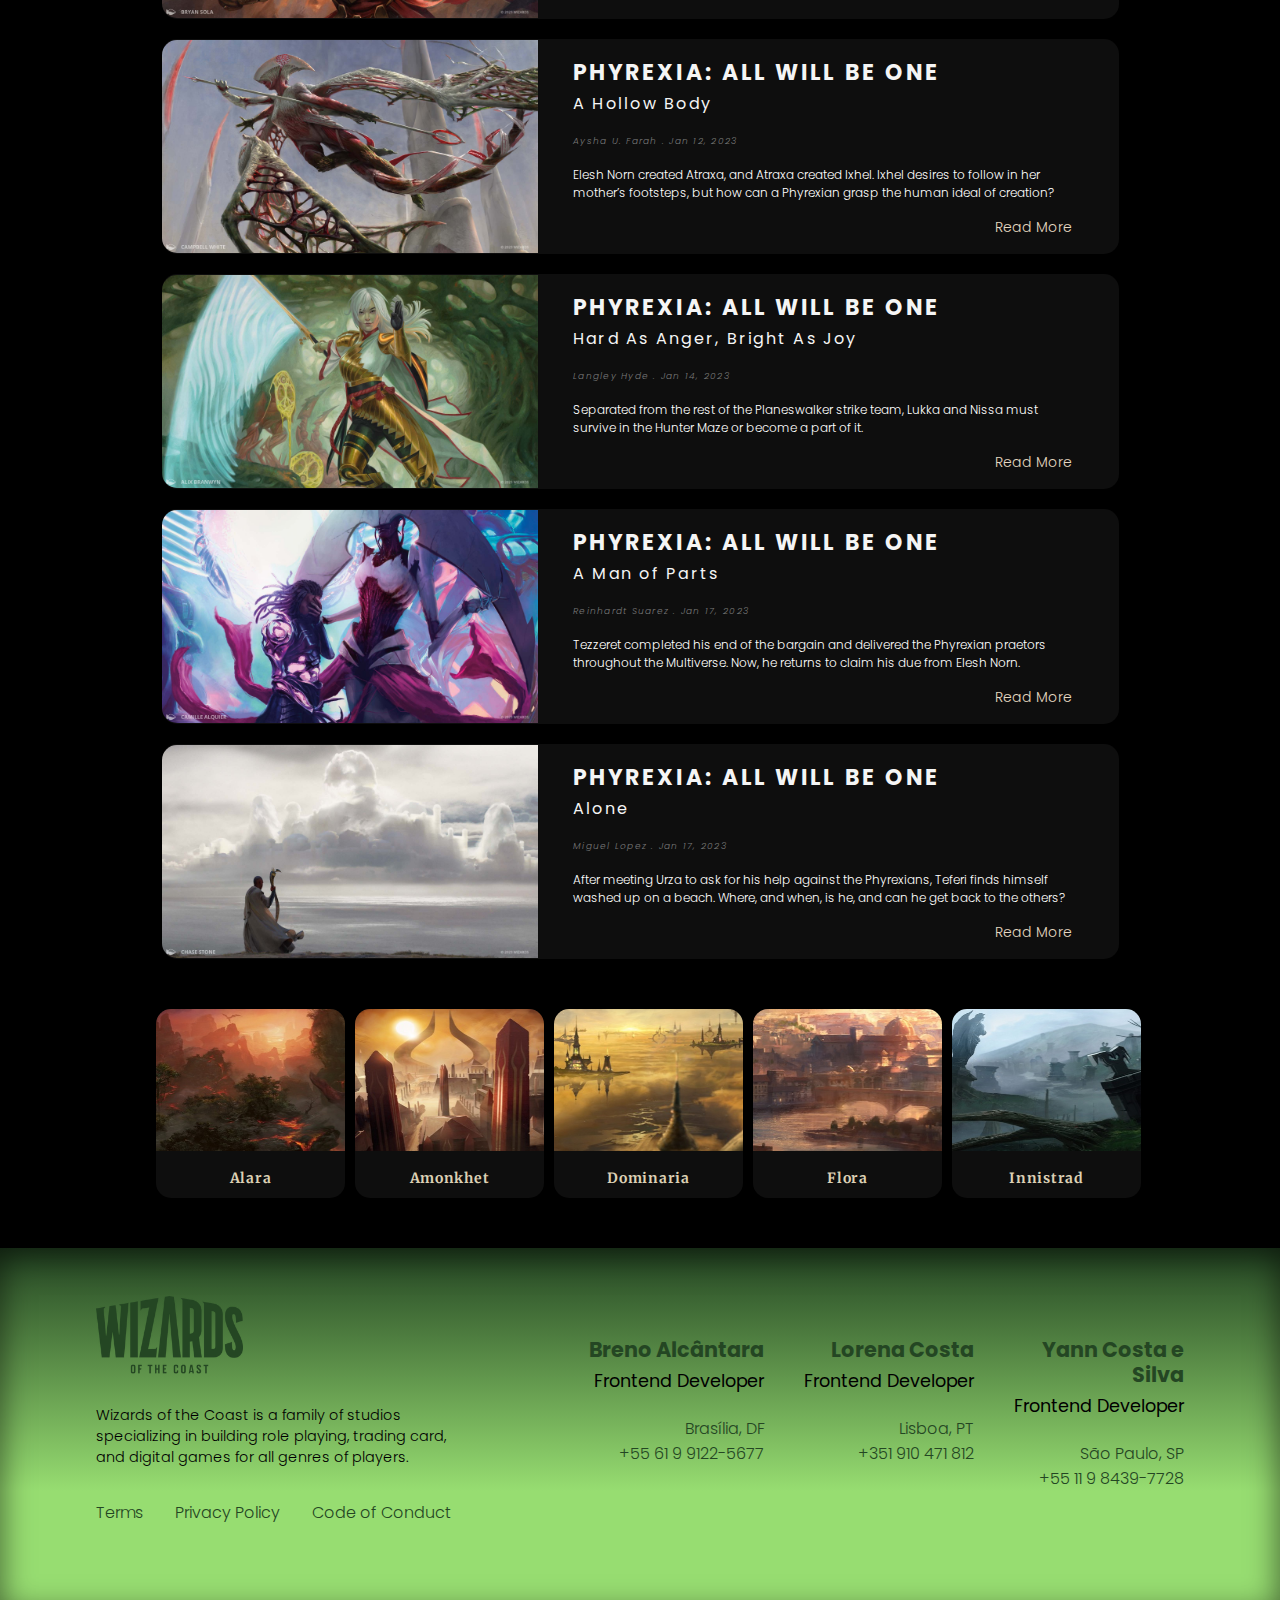
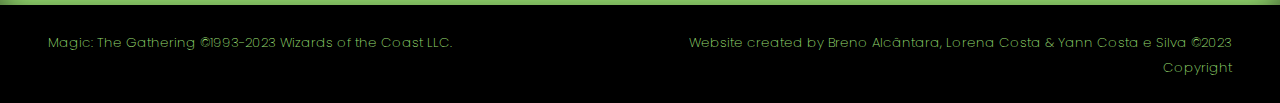
<file: pages/lore.html>
<!DOCTYPE html>
<html lang="en">
	<head>
		<meta charset="UTF-8" />
		<meta http-equiv="X-UA-Compatible" content="IE=edge" />
		<meta name="viewport" content="width=device-width, initial-scale=1.0" />
		<meta
			property="og:title"
			content="Magic: The Gathering | Unofficial Website"
		/>
		<meta
			property="og:image"
			content="https://assetsio.reedpopcdn.com/magic-the-gathering-phyrexia-all-will-be-one-elesh-norn-teaser-art.png?width=1200&height=1200&fit=crop&quality=100&format=png&enable=upscale&auto=webp"
		/>
		<meta property="og:type" content="website" />
		<meta
			property="og:description"
			content="This website was created as the final project of Coderhouse's web development course by Breno Alcântara, Lorena Costa, and Yann Costa."
		/>
		<meta
			property="og:url"
			content="https://ynncstslv.github.io/coderhouse-45395-webdev-final-mtg/"
		/>
		<meta
			name="twitter:title"
			content="Magic: The Gathering | Unofficial Website"
		/>
		<meta
			name="twitter:image"
			content="https://assetsio.reedpopcdn.com/magic-the-gathering-phyrexia-all-will-be-one-elesh-norn-teaser-art.png?width=1200&height=1200&fit=crop&quality=100&format=png&enable=upscale&auto=webp"
		/>
		<meta
			name="twitter:description"
			content="This website was created as the final project of Coderhouse's web development course by Breno Alcântara, Lorena Costa, and Yann Costa."
		/>
		<link
			rel="stylesheet"
			href="https://cdnjs.cloudflare.com/ajax/libs/font-awesome/6.4.0/css/all.min.css"
			integrity="sha512-iecdLmaskl7CVkqkXNQ/ZH/XLlvWZOJyj7Yy7tcenmpD1ypASozpmT/E0iPtmFIB46ZmdtAc9eNBvH0H/ZpiBw=="
			crossorigin="anonymous"
			referrerpolicy="no-referrer"
		/>
		<link rel="stylesheet" href="../styles/index.css" />
		<link rel="stylesheet" href="../styles/lore.css" />
		<link
			rel="icon"
			type="image/x-icon"
			href="../assets/images/meta/mtg-favicon.png"
		/>
		<title>Magic: The Gathering | Unofficial Website - Lore</title>
	</head>
	<body>
		<nav>
			<div class="container nav-container">
				<img
					src="../assets/images/nav/mtg-logo-white.png"
					alt="Magic: The Gathering Logo"
				/>
				<ul class="nav-menu">
					<li><a href="../index.html">Home</a></li>
					<li><a href="#">Lore</a></li>
					<li><a href="./rules.html">Rules</a></li>
					<li><a href="./database.html">Card Database</a></li>
					<li><a href="./contact.html">Contact</a></li>
				</ul>
				<div class="overlay"></div>
				<button class="btn nav-btn" id="openBtn">
					<i class="fa-solid fa-bars"></i>
				</button>
				<button class="btn nav-btn" id="closeBtn">
					<i class="fa-solid fa-xmark"></i>
				</button>
			</div>
		</nav>
		<header>
			<div class="container header-container">
				<div class="header-img">
					<img
						src="../assets/images/lore/lore-phyrexian.png"
						alt="Rules written in Phyrexian language"
					/>
				</div>
			</div>
		</header>
		<!-- <header>
			<div>
				<div class="header-container">
					<div class="rules-header-img">
						<img
							src="./../assets/images/index/all-will-be-one.png"
							alt="PHYREXIA - ALL WILL BE ONW"
						/>
					</div>
					<div class="header-info">
						<p>
							Dive deep into the trird part of the four-set Phyrexian
							<u>story arc</u> where the fate of Dominaria - and the
							<u>Multiverse</u> - is to unravel
						</p>
					</div>
				</div>
			</div>
		</header> -->
		<main class="main-conteiner">
			<section class="formats-and-rules-filter">
				<h1>LORE</h1>
				<div class="formats-rules-filter">
					<button class="rules-btn">MAGIC STORY</button>
					<button class="rules-btn">SIDE STORES</button>
				</div>
			</section>

			<section class="section-conteiner">
				<article class="description-box">
					<img
						src="./../assets/images/lore/lore-stories/mstory-1.jpeg"
						alt="Imagem 1"
					/>
				</article>
				<article class="description-text">
					<h1>ASSAULT ON NEW PHYREXIA</h1>
					<h4>Episode 1: Uncrontrolled Descent</h4>
					<em>Seanan McGuire . Jan 13,2023</em>
					<p>
						The planeswalker strike team intended to destroy New Phyrexia with
						the sylex but their forces are scattered across the plane, where
						evem the enviroment can be deadly.
					</p>
					<div class="read-more">
						<a href="#readmore" target="_black">Read More</a>
						<a href="#readmore" target="_black"
							><i class="fa-solid fa-arrow-right"></i
						></a>
					</div>
				</article>
			</section>

			<section class="section-conteiner">
				<article class="description-box">
					<img
						src="./../assets/images/lore/lore-stories/mstory-2.jpeg"
						alt="Imagem 2"
					/>
				</article>
				<article class="description-text">
					<h1>ASSAULT ON NEW PHYREXIA</h1>
					<h4>Episode 2: Unstable Foundations</h4>
					<em>Seanan McGuire . Jan 13, 2023</em>
					<p>
						The surviving Planeswalkers unite with the Mirran Resistance and
						prepare for a<br />
						descent into hell, unaware of the infection lurking within their own
						ranks.
					</p>
					<div class="read-more">
						<a href="#readmore" target="_black">Read More</a>
						<a href="#readmore" target="_black"
							><i class="fa-solid fa-arrow-right"></i
						></a>
					</div>
				</article>
			</section>

			<section class="section-conteiner">
				<article class="description-box">
					<img
						src="./../assets/images/lore/lore-stories/mstory-3.jpeg"
						alt="Imagem 3"
					/>
				</article>
				<article class="description-text">
					<h1>ASSAULT ON NEW PHYREXIA</h1>
					<h4>Episode 3: Inconceivable Losses</h4>
					<em>Seanan McGuire . Jan 14, 2023</em>
					<p>
						Betrayal awaits at the center of Sheoldred's Arena. To keep the plan
						and the sylex moving foward, a Planeswalker must pay the ultimate
						price.
					</p>
					<div class="read-more">
						<a href="#readmore" target="_black">Read More</a>
						<a href="#readmore" target="_black"
							><i class="fa-solid fa-arrow-right"></i
						></a>
					</div>
				</article>
			</section>

			<section class="section-conteiner">
				<article class="description-box">
					<img
						src="./../assets/images/lore/lore-stories/mstory-4.jpeg"
						alt="Imagem 4"
					/>
				</article>
				<article class="description-text">
					<h1>ASSAULT ON NEW PHYREXIA</h1>
					<h4>Episode 4: Impossible Odds</h4>
					<em>Seanan McGuire . Jan 16, 2023</em>
					<p>
						Despite grievous losses, the strike team reaches the heart of New
						Phyrexia, only to be confronted by their colleagues who've suffered
						a fate worse than death.
					</p>
					<div class="read-more">
						<a href="#readmore" target="_black">Read More</a>
						<a href="#readmore" target="_black"
							><i class="fa-solid fa-arrow-right"></i
						></a>
					</div>
				</article>
			</section>

			<section class="section-conteiner">
				<article class="description-box">
					<img
						src="./../assets/images/lore/lore-stories/mstory-5.jpeg"
						alt="Imagem 5"
					/>
				</article>
				<article class="description-text">
					<h1>ASSAULT ON NEW PHYREXIA</h1>
					<h4>Episode 5: Inevitable Resolutions</h4>
					<em>Seanan McGuire . Jan 16, 2023</em>
					<p>Elesh-Norn's invasion of the Multiverse has begun!</p>
					<div class="read-more">
						<a href="#readmore" target="_black">Read More</a>
						<a href="#readmore" target="_black"
							><i class="fa-solid fa-arrow-right"></i
						></a>
					</div>
				</article>
			</section>
		</main>

		<div>
			<section class="formats-and-rules-filter">
				<h1>PLANES & PLANESWALKERS</h1>
				<div class="formats-rules-filter">
					<button class="rules-btn">PLANES</button>
					<button class="rules-btn">PLANEWALKERS</button>
				</div>
			</section>

			<section class="scroll-conteiner">
				<div class="left-arrow">
					<a href="#" target="_blank">
						<i class="fa-solid fa-less-than"></i>
					</a>
				</div>

				<div class="scroll-conteiner-image">
					<article class="image-box">
						<img
							src="./../assets/images/lore/lore-planeswalkers/walker-ajani-goldmane.jpeg"
							alt="Imagem 1"
						/>
					</article>
					<article class="text-image-box">
						<a href="#" target="_black"> Ajani Goldmane </a>
					</article>
				</div>

				<div class="scroll-conteiner-image">
					<article class="image-box">
						<img
							src="./../assets/images/lore/lore-planeswalkers/walker-aminatou.jpeg"
							alt="Imagem 2"
						/>
					</article>
					<article class="text-image-box">
						<a href="#" target="_black"> Aminatou </a>
					</article>
				</div>

				<div class="scroll-conteiner-image">
					<article class="image-box">
						<img
							src="./../assets/images/lore/lore-planeswalkers/walker-angrath.jpeg"
							alt="Imagem 3"
						/>
					</article>
					<article class="text-image-box">
						<a href="#angrath#" target="_black"> Angrath </a>
					</article>
				</div>

				<div class="scroll-conteiner-image">
					<article class="image-box">
						<img
							src="./../assets/images/lore/lore-planeswalkers/walker-arlinn-kord.jpeg"
							alt="Imagem 4"
						/>
					</article>
					<article class="text-image-box">
						<a href="#arlinn-kord#" target="_black"> Arlin Kord </a>
					</article>
				</div>

				<div class="scroll-conteiner-image">
					<article class="image-box">
						<img
							src="./../assets/images/lore/lore-planeswalkers/walker-ashiok.jpeg"
							alt="Imagem 5"
						/>
					</article>
					<article class="text-image-box">
						<a href="#ashiok#" target="_black"> Ashiok </a>
					</article>
				</div>

				<div class="right-arrow">
					<a href="#" target="_blank">
						<i class="fa-solid fa-greater-than"></i>
					</a>
				</div>
			</section>
		</div>

		<!-- ==== Lore page 2 ==== -->

		<main class="main-conteiner">
			<section class="section-conteiner">
				<article class="description-box">
					<img
						src="./../assets/images/lore/lore-stories/sstory-1.jpeg"
						alt="Imagem 1"
					/>
				</article>
				<article class="description-text">
					<h1>PHYREXIA: ALL WILL BE ONE</h1>
					<h4>Cinders</h4>
					<em>Cassandra Khaw . Jan 12, 2023</em>
					<p>
						Neyali and her friend Reyana have always raised phoenixes as symbols
						of hope for<br />
						the Mirran Resistance, but trusted alliances break when hope
						falters.
					</p>
					<div class="read-more">
						<a href="#readmore" target="_black">Read More</a>
						<a href="#readmore" target="_black"
							><i class="fa-solid fa-arrow-right"></i
						></a>
					</div>
				</article>
			</section>
			<section class="section-conteiner">
				<article class="description-box">
					<img
						src="../assets/images/lore/lore-stories/sstory-2.jpeg"
						alt="Imagem 2"
					/>
				</article>
				<article class="description-text">
					<h1>PHYREXIA: ALL WILL BE ONE</h1>
					<h4>A Hollow Body</h4>
					<em>Aysha U. Farah . Jan 12, 2023</em>
					<p>
						Elesh Norn created Atraxa, and Atraxa created Ixhel. Ixhel desires
						to follow in her<br />
						mother’s footsteps, but how can a Phyrexian grasp the human ideal of
						creation?
					</p>
					<div class="read-more">
						<a href="#readmore" target="_black">Read More</a>
						<a href="#readmore" target="_black"
							><i class="fa-solid fa-arrow-right"></i
						></a>
					</div>
				</article>
			</section>

			<section class="section-conteiner">
				<article class="description-box">
					<img
						src="../assets/images/lore/lore-stories/sstory-3.jpeg"
						alt="Imagem 3"
					/>
				</article>
				<article class="description-text">
					<h1>PHYREXIA: ALL WILL BE ONE</h1>
					<h4>Hard As Anger, Bright As Joy</h4>
					<em>Langley Hyde . Jan 14, 2023</em>
					<p>
						Separated from the rest of the Planeswalker strike team, Lukka and
						Nissa must survive in the Hunter Maze or become a part of it.
					</p>
					<div class="read-more">
						<a href="#readmore" target="_black">Read More</a>
						<a href="#readmore" target="_black"
							><i class="fa-solid fa-arrow-right"></i
						></a>
					</div>
				</article>
			</section>

			<section class="section-conteiner">
				<article class="description-box">
					<img
						src="../assets/images/lore/lore-stories/sstory-4.jpeg"
						alt="Imagem 4"
					/>
				</article>
				<article class="description-text">
					<h1>PHYREXIA: ALL WILL BE ONE</h1>
					<h4>A Man of Parts</h4>
					<em>Reinhardt Suarez . Jan 17, 2023</em>
					<p>
						Tezzeret completed his end of the bargain and delivered the
						Phyrexian praetors<br />
						throughout the Multiverse. Now, he returns to claim his due from
						Elesh Norn.
					</p>
					<div class="read-more">
						<a href="#readmore" target="_black">Read More</a>
						<a href="#readmore" target="_black"
							><i class="fa-solid fa-arrow-right"></i
						></a>
					</div>
				</article>
			</section>

			<section class="section-conteiner">
				<article class="description-box">
					<img
						src="../assets/images/lore/lore-stories/sstory-5.jpeg"
						alt="Imagem 5"
					/>
				</article>
				<article class="description-text">
					<h1>PHYREXIA: ALL WILL BE ONE</h1>
					<h4>Alone</h4>
					<em>Miguel Lopez . Jan 17, 2023</em>
					<p>
						After meeting Urza to ask for his help against the Phyrexians,
						Teferi finds himself<br />
						washed up on a beach. Where, and when, is he, and can he get back to
						the others?
					</p>
					<div class="read-more">
						<a href="#readmore" target="_black">Read More</a>
						<a href="#readmore" target="_black"
							><i class="fa-solid fa-arrow-right"></i
						></a>
					</div>
				</article>
			</section>
		</main>
		<!-- ===== Lore Page 3 ===== -->

		<div>
			<section class="scroll-conteiner">
				<div class="left-arrow">
					<a href="#" target="_blank">
						<i class="fa-solid fa-less-than"></i>
					</a>
				</div>

				<div class="scroll-conteiner-image">
					<article class="image-box">
						<img
							src="../assets/images/lore/lore-planes/planes-alara.jpeg"
							alt="Imagem 6"
						/>
					</article>
					<article class="text-image-box">
						<a href="#alara#" target="_black"> Alara </a>
					</article>
				</div>

				<div class="scroll-conteiner-image">
					<article class="image-box">
						<img
							src="../assets/images/lore/lore-planes/planes-amonkhet.jpeg"
							alt="Imagem 7"
						/>
					</article>
					<article class="text-image-box">
						<a href="#amonkhet#" target="_black"> Amonkhet </a>
					</article>
				</div>

				<div class="scroll-conteiner-image">
					<article class="image-box">
						<img
							src="../assets/images/lore/lore-planes/planes-dominaria.jpeg"
							alt="Imagem 8"
						/>
					</article>
					<article class="text-image-box">
						<a href="#dominaria#" target="_black"> Dominaria </a>
					</article>
				</div>

				<div class="scroll-conteiner-image">
					<article class="image-box">
						<img
							src="../assets/images/lore/lore-planes/planes-fiora.jpeg"
							alt="Imagem 9"
						/>
					</article>
					<article class="text-image-box">
						<a href="#flora#" target="_black"> Flora </a>
					</article>
				</div>

				<div class="scroll-conteiner-image">
					<article class="image-box">
						<img
							src="../assets/images/lore/lore-planes/planes-innistrad.jpeg"
							alt="Imagem 6"
						/>
					</article>
					<article class="text-image-box">
						<a href="#innistrad#" target="_black"> Innistrad </a>
					</article>
				</div>

				<div class="right-arrow">
					<a href="#" target="_blank">
						<i class="fa-solid fa-greater-than"></i>
					</a>
				</div>
			</section>
		</div>

		<footer>
			<section class="footer-container">
				<div class="footer-left">
					<img
						src="../assets/images/footer/wizards-logo-dark-green.png"
						alt="Wizards of the Coast Logo"
					/>
					<p>
						Wizards of the Coast is a family of studios specializing in building
						role playing, trading card, and digital games for all genres of
						players.
					</p>
					<ul class="footer-wotc-terms">
						<li>
							<a
								href="https://company.wizards.com/en/legal/terms"
								target="_blank"
								>Terms</a
							>
						</li>
						<li>
							<a
								href="https://company.wizards.com/en/legal/wizards-coasts-privacy-policy"
								target="_blank"
								>Privacy Policy</a
							>
						</li>
						<li>
							<a
								href="https://company.wizards.com/en/legal/code-conduct"
								target="_blank"
								>Code of Conduct</a
							>
						</li>
					</ul>
					<ul class="footer-wotc-social">
						<li>
							<a href="https://twitter.com/wizards_magic" target="_blank"
								><i class="fa-brands fa-twitter"></i
							></a>
						</li>
						<li>
							<a
								href="https://www.facebook.com/MagicTheGathering"
								target="_blank"
								><i class="fa-brands fa-facebook-f"></i
							></a>
						</li>
						<li>
							<a href="https://www.instagram.com/wizards_magic/" target="_blank"
								><i class="fa-brands fa-instagram"></i
							></a>
						</li>
						<li>
							<a href="https://www.youtube.com/@mtg" target="_blank"
								><i class="fa-brands fa-youtube"></i
							></a>
						</li>
						<li>
							<a href="https://www.twitch.tv/magic" target="_blank"
								><i class="fa-brands fa-twitch"></i
							></a>
						</li>
					</ul>
				</div>
				<div class="footer-right">
					<div class="dev-info-container">
						<div class="dev-info">
							<h3>Breno Alcântara</h3>
							<h4>Frontend Developer</h4>
							<ul class="dev-contact">
								<li><i class="fa-solid fa-location-dot"></i> Brasília, DF</li>
								<li>
									<i class="fa-brands fa-whatsapp"></i> +55 61 9 9122-5677
								</li>
							</ul>
							<ul class="dev-socials">
								<li>
									<a href="https://github.com/breno-alcantara" target="_blank"
										><i class="fa-brands fa-github"></i
									></a>
								</li>
								<li>
									<a
										href="https://www.linkedin.com/in/brenosalcantara"
										target="_blank"
										><i class="fa-brands fa-linkedin-in"></i
									></a>
								</li>
								<li>
									<a
										href="https://www.instagram.com/brenosalcantara/"
										target="_blank"
										><i class="fa-brands fa-instagram"></i
									></a>
								</li>
								<li>
									<a
										href="https://www.facebook.com/Breno.Alcantara"
										target="_blank"
										><i class="fa-brands fa-facebook-f"></i
									></a>
								</li>
							</ul>
						</div>
						<div class="dev-info">
							<h3>Lorena Costa</h3>
							<h4>Frontend Developer</h4>
							<ul class="dev-contact">
								<li><i class="fa-solid fa-location-dot"></i> Lisboa, PT</li>
								<li><i class="fa-brands fa-whatsapp"></i> +351 910 471 812</li>
							</ul>
							<ul class="dev-socials">
								<li>
									<a href="https://github.com/Lorenamvcosta/" target="_blank"
										><i class="fa-brands fa-github"></i
									></a>
								</li>
								<li>
									<a
										href="https://linkedin.com/in/lorenamvcosta/"
										target="_blank"
										><i class="fa-brands fa-linkedin-in"></i
									></a>
								</li>
								<li>
									<a
										href="https://www.instagram.com/lorenamvcosta/"
										target="_blank"
										><i class="fa-brands fa-instagram"></i
									></a>
								</li>
							</ul>
						</div>
						<div class="dev-info">
							<h3>Yann Costa e Silva</h3>
							<h4>Frontend Developer</h4>
							<ul class="dev-contact">
								<li><i class="fa-solid fa-location-dot"></i> São Paulo, SP</li>
								<li>
									<i class="fa-brands fa-whatsapp"></i> +55 11 9 8439-7728
								</li>
							</ul>
							<ul class="dev-socials">
								<li>
									<a href="https://github.com/ynncstslv" target="_blank"
										><i class="fa-brands fa-github"></i
									></a>
								</li>
								<li>
									<a
										href="https://www.linkedin.com/in/ynncstslv"
										target="_blank"
										><i class="fa-brands fa-linkedin-in"></i
									></a>
								</li>
								<li>
									<a href="https://www.instagram.com/ynncstslv/" target="_blank"
										><i class="fa-brands fa-instagram"></i
									></a>
								</li>
								<li>
									<a href="https://twitter.com/ynncstslv" target="_blank"
										><i class="fa-brands fa-twitter"></i
									></a>
								</li>
							</ul>
						</div>
					</div>
				</div>
			</section>
			<section class="footer-copyright">
				<div class="footer-copyright-left">
					<small
						>Magic: The Gathering &copy;1993-2023 Wizards of the Coast
						LLC.</small
					>
				</div>
				<div class="footer-copyright-right">
					<small
						>Website created by Breno Alcântara, Lorena Costa & Yann Costa e
						Silva &copy;2023 Copyright</small
					>
				</div>
			</section>
		</footer>
		<!-- javascript -->
		<script src="../scripts/script.js"></script>
	</body>
</html>
</file>
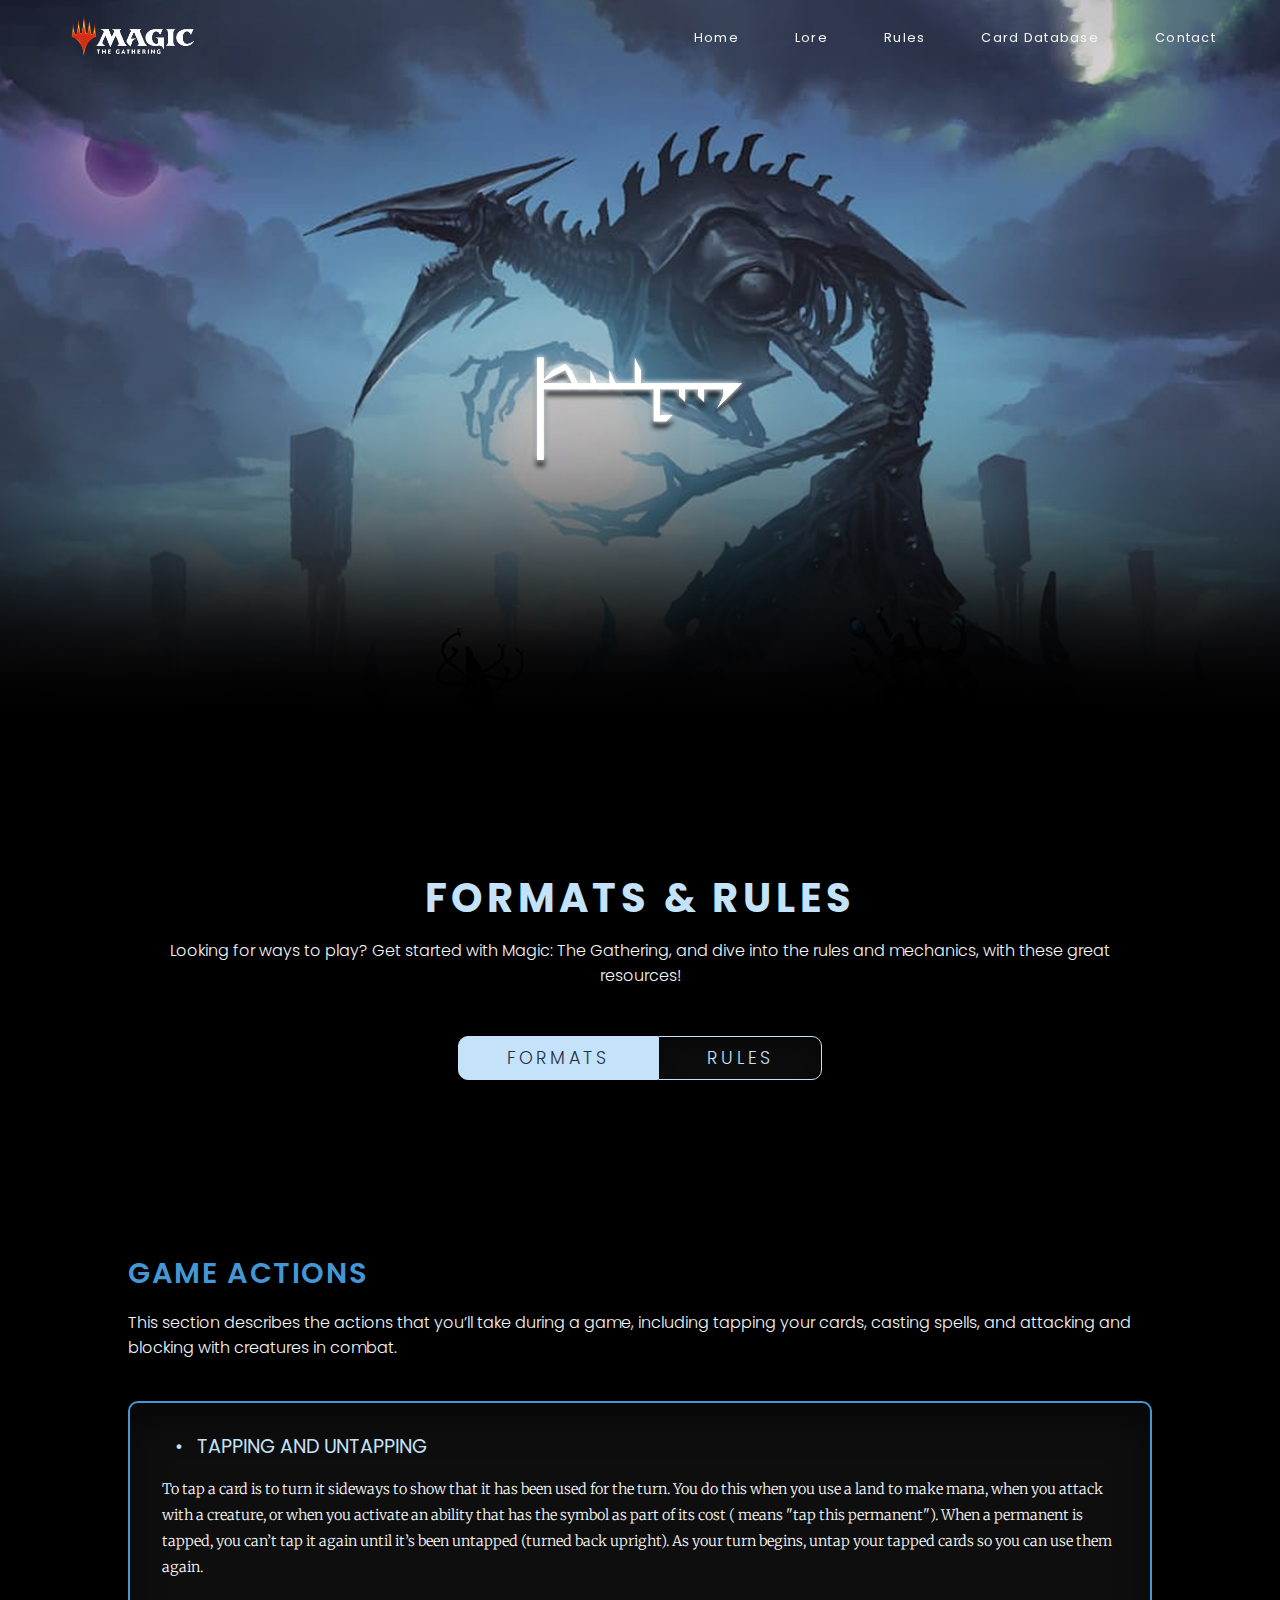
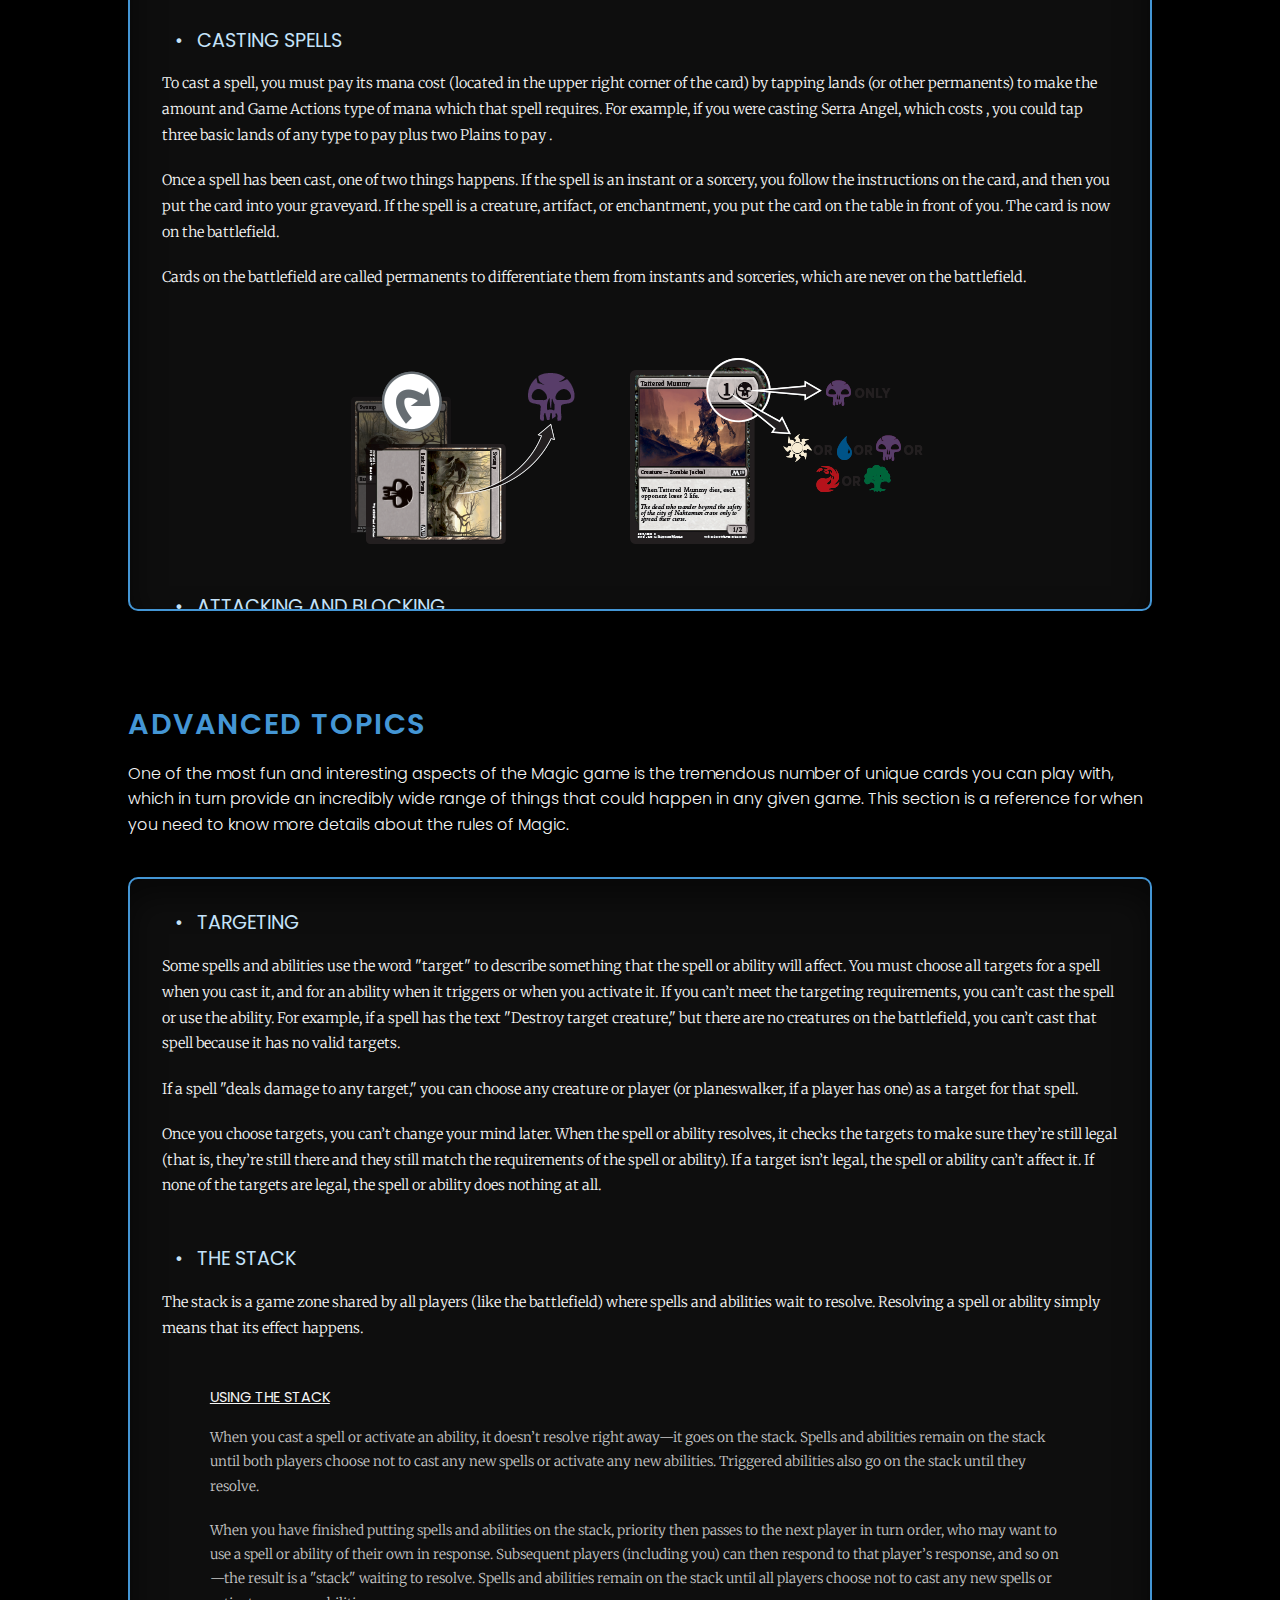
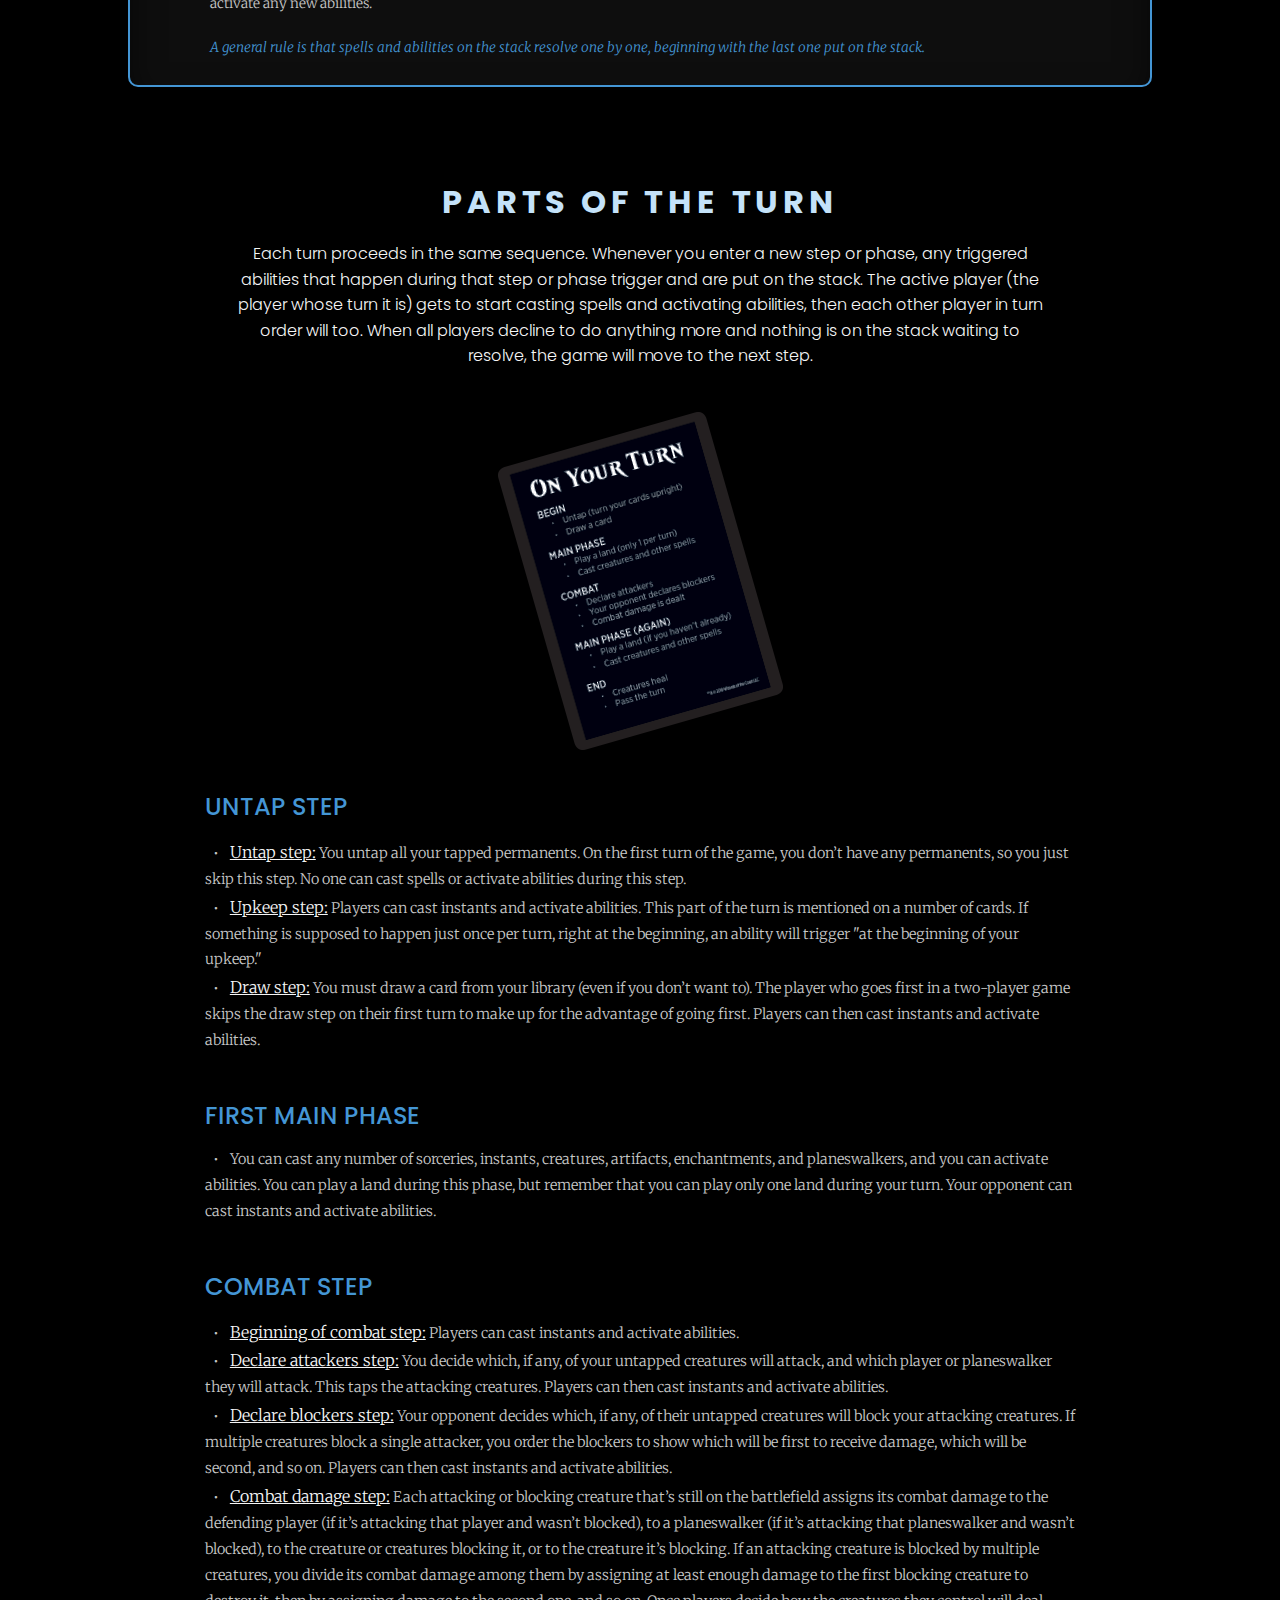
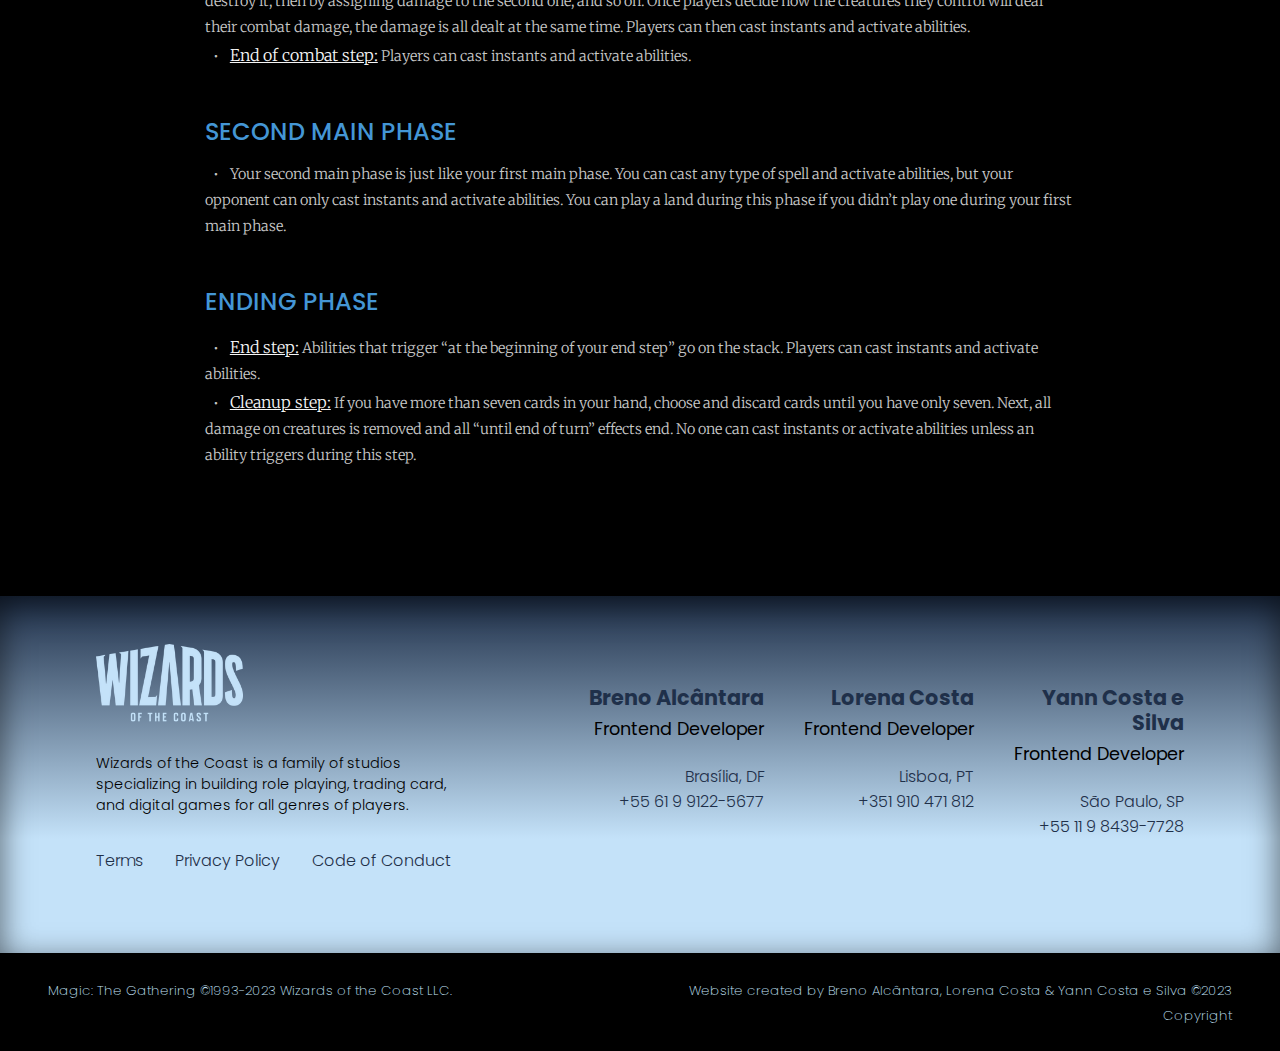
<file: pages/rules.html>
<!DOCTYPE html>
<html lang="en">
	<head>
		<meta charset="UTF-8" />
		<meta http-equiv="X-UA-Compatible" content="IE=edge" />
		<meta name="viewport" content="width=device-width, initial-scale=1.0" />
		<meta
			property="og:title"
			content="Magic: The Gathering | Unofficial Website"
		/>
		<meta
			property="og:image"
			content="https://assetsio.reedpopcdn.com/magic-the-gathering-phyrexia-all-will-be-one-elesh-norn-teaser-art.png?width=1200&height=1200&fit=crop&quality=100&format=png&enable=upscale&auto=webp"
		/>
		<meta property="og:type" content="website" />
		<meta
			property="og:description"
			content="This website was created as the final project of Coderhouse's web development course by Breno Alcântara, Lorena Costa, and Yann Costa."
		/>
		<meta
			property="og:url"
			content="https://ynncstslv.github.io/coderhouse-45395-webdev-final-mtg/"
		/>
		<meta
			name="twitter:title"
			content="Magic: The Gathering | Unofficial Website"
		/>
		<meta
			name="twitter:image"
			content="https://assetsio.reedpopcdn.com/magic-the-gathering-phyrexia-all-will-be-one-elesh-norn-teaser-art.png?width=1200&height=1200&fit=crop&quality=100&format=png&enable=upscale&auto=webp"
		/>
		<meta
			name="twitter:description"
			content="This website was created as the final project of Coderhouse's web development course by Breno Alcântara, Lorena Costa, and Yann Costa."
		/>
		<link
			rel="stylesheet"
			href="https://cdnjs.cloudflare.com/ajax/libs/font-awesome/6.4.0/css/all.min.css"
			integrity="sha512-iecdLmaskl7CVkqkXNQ/ZH/XLlvWZOJyj7Yy7tcenmpD1ypASozpmT/E0iPtmFIB46ZmdtAc9eNBvH0H/ZpiBw=="
			crossorigin="anonymous"
			referrerpolicy="no-referrer"
		/>
		<link rel="stylesheet" href="../styles/index.css" />
		<link rel="stylesheet" href="../styles/rules.css" />
		<link
			rel="icon"
			type="image/x-icon"
			href="../assets/images/meta/mtg-favicon.png"
		/>
		<title>Magic: The Gathering | Unofficial Website - Rules</title>
	</head>
	<body>
		<nav>
			<div class="container nav-container">
				<img
					src="../assets/images/nav/mtg-logo-white.png"
					alt="Magic: The Gathering Logo"
				/>
				<ul class="nav-menu">
					<li><a href="../index.html">Home</a></li>
					<li><a href="./lore.html">Lore</a></li>
					<li><a href="#">Rules</a></li>
					<li><a href="./database.html">Card Database</a></li>
					<li><a href="./contact.html">Contact</a></li>
				</ul>
				<div class="overlay"></div>
				<button class="btn nav-btn" id="openBtn">
					<i class="fa-solid fa-bars"></i>
				</button>
				<button class="btn nav-btn" id="closeBtn">
					<i class="fa-solid fa-xmark"></i>
				</button>
			</div>
		</nav>
		<header>
			<div class="container header-container">
				<div class="header-img">
					<img
						src="../assets/images/rules/rules-phyrexian.png"
						alt="Rules written in Phyrexian language"
					/>
				</div>
			</div>
		</header>
		<main>
			<section class="container formats-rules-filter-container">
				<h1>FORMATS & RULES</h1>
				<p>
					Looking for ways to play? Get started with Magic: The Gathering, and
					dive into the rules and mechanics, with these great resources!
				</p>
				<div class="formats-rules-filter">
					<button id="formatsFilter" class="rules-btn">FORMATS</button>
					<button id="rulesFilter" class="rules-btn active active-button">
						RULES
					</button>
				</div>
			</section>
			<section class="container rules-container active" id="theRulesContent">
				<article class="rules-info-container">
					<div class="game-actions-container">
						<h2>GAME ACTIONS</h2>
						<p>
							This section describes the actions that you’ll take during a game,
							including tapping your cards, casting spells, and attacking and
							blocking with creatures in combat.
						</p>
						<div class="game-actions-info">
							<div class="tapping">
								<h3>TAPPING AND UNTAPPING</h3>
								<p>
									To tap a card is to turn it sideways to show that it has been
									used for the turn. You do this when you use a land to make
									mana, when you attack with a creature, or when you activate an
									ability that has the symbol as part of its cost ( means "tap
									this permanent"). When a permanent is tapped, you can’t tap it
									again until it’s been untapped (turned back upright). As your
									turn begins, untap your tapped cards so you can use them
									again.
								</p>
							</div>
							<div class="casting">
								<h3>CASTING SPELLS</h3>
								<p>
									To cast a spell, you must pay its mana cost (located in the
									upper right corner of the card) by tapping lands (or other
									permanents) to make the amount and Game Actions type of mana
									which that spell requires. For example, if you were casting
									Serra Angel, which costs , you could tap three basic lands of
									any type to pay plus two Plains to pay .
								</p>
								<p>
									Once a spell has been cast, one of two things happens. If the
									spell is an instant or a sorcery, you follow the instructions
									on the card, and then you put the card into your graveyard. If
									the spell is a creature, artifact, or enchantment, you put the
									card on the table in front of you. The card is now on the
									battlefield.
								</p>
								<p>
									Cards on the battlefield are called permanents to
									differentiate them from instants and sorceries, which are
									never on the battlefield.
								</p>
								<div class="casting-img">
									<img src="../assets/images/rules/rules-01.png" alt="#" />
								</div>
							</div>
							<div class="attacking">
								<h3>ATTACKING AND BLOCKING</h3>
								<p>
									The most common way to win the game is to attack with your
									creatures. If a creature that is attacking an opponent isn’t
									blocked, it deals damage equal to its power to that opponent.
								</p>
								<p>
									The middle phase of each turn is the combat phase. In your
									combat phase, you choose which of your creatures will attack,
									and you choose which opponents they will attack. Tap your
									creatures to show that they are attacking. Your opponents then
									choose which of their creatures will block, if any. Tapped
									creatures can’t be declared as blockers.
								</p>
								<p>
									Once all blockers have been chosen, each creature—both
									attackers and blockers—simultaneously deals damage equal to
									its power (the number on the left side of the slash in the
									lower right corner of the card).
								</p>
								<ul>
									<li>
										An attacking creature that isn’t blocked deals damage to the
										player it’s attacking.
									</li>
									<li>
										An attacking creature that is blocked deals damage to the
										creature or creatures that are blocking it, and vice versa.
									</li>
									<li>
										If damage is dealt to your opponent, they lose that much
										life.
									</li>
								</ul>
								<p>
									If one of your attacking creatures is blocked by multiple
									creatures, you decide how to divide its combat damage among
									them. You must assign at least enough damage to the first
									blocking creature to destroy it before you can assign damage
									to the second one, and so on.
								</p>
								<p>
									If a creature is dealt damage equal to or greater than its
									toughness over the course of a single turn (whether it be
									combat damage, damage from spells or abilities, or a
									combination of both), that creature is destroyed, and it goes
									to its owner’s graveyard (or "dies"). If a creature takes
									damage that isn’t enough to destroy it in a single turn, that
									creature stays on the battlefield, and the damage wears off at
									the end of the turn.
								</p>
								<div class="attacking-img">
									<img src="../assets/images/rules/rules-02-01.png" alt="#" />
									<img src="../assets/images/rules/rules-02-02.png" alt="#" />
									<img src="../assets/images/rules/rules-02-03.png" alt="#" />
									<img src="../assets/images/rules/rules-02-04.png" alt="#" />
								</div>
								<p>
									In this example, Dwarven Priest is attacking, and you have two
									creatures that can block. When you block one attacker with two
									or more creatures, your opponent must choose the order in
									which your blockers will take damage. Remember, the attacking
									player always chooses the order in which blocking creatures
									receive damage.
								</p>
								<p>
									Reclamation Sage and Giant Spider will deal a total of 4
									damage to Dwarven Priest, which is enough to destroy it.
									Meanwhile, Dwarven Priest can deal enough damage to destroy
									Reclamation Sage, but not enough to destroy Giant Spider.
									Since your opponent’s Dwarven Priest will be destroyed in
									either case, they order Reclamation Sage before Giant Spider
									so that at least one of your creatures will be destroyed.
								</p>
								<div class="attacking-img last-img">
									<img src="../assets/images/rules/rules-03.png" alt="#" />
								</div>
								<p>
									Once blockers have been ordered, damage is dealt. Dwarven
									Priest deals 1 damage to Reclamation Sage, destroying it, then
									deals its remaining 1 damage to Giant Spider.
								</p>
							</div>
						</div>
					</div>
					<div class="advanced-topics-container">
						<h2>ADVANCED TOPICS</h2>
						<p>
							One of the most fun and interesting aspects of the Magic game is
							the tremendous number of unique cards you can play with, which in
							turn provide an incredibly wide range of things that could happen
							in any given game. This section is a reference for when you need
							to know more details about the rules of Magic.
						</p>
						<div class="advanced-topics-info">
							<h3>TARGETING</h3>
							<p>
								Some spells and abilities use the word "target" to describe
								something that the spell or ability will affect. You must choose
								all targets for a spell when you cast it, and for an ability
								when it triggers or when you activate it. If you can’t meet the
								targeting requirements, you can’t cast the spell or use the
								ability. For example, if a spell has the text "Destroy target
								creature," but there are no creatures on the battlefield, you
								can’t cast that spell because it has no valid targets.
							</p>
							<p>
								If a spell "deals damage to any target," you can choose any
								creature or player (or planeswalker, if a player has one) as a
								target for that spell.
							</p>
							<p>
								Once you choose targets, you can’t change your mind later. When
								the spell or ability resolves, it checks the targets to make
								sure they’re still legal (that is, they’re still there and they
								still match the requirements of the spell or ability). If a
								target isn’t legal, the spell or ability can’t affect it. If
								none of the targets are legal, the spell or ability does nothing
								at all.
							</p>
							<h3 class="stack">THE STACK</h3>
							<p>
								The stack is a game zone shared by all players (like the
								battlefield) where spells and abilities wait to resolve.
								Resolving a spell or ability simply means that its effect
								happens.
							</p>
							<div class="stack-info">
								<h4>USING THE STACK</h4>
								<p>
									When you cast a spell or activate an ability, it doesn’t
									resolve right away—it goes on the stack. Spells and abilities
									remain on the stack until both players choose not to cast any
									new spells or activate any new abilities. Triggered abilities
									also go on the stack until they resolve.
								</p>
								<p>
									When you have finished putting spells and abilities on the
									stack, priority then passes to the next player in turn order,
									who may want to use a spell or ability of their own in
									response. Subsequent players (including you) can then respond
									to that player’s response, and so on—the result is a "stack"
									waiting to resolve. Spells and abilities remain on the stack
									until all players choose not to cast any new spells or
									activate any new abilities.
								</p>
								<p>
									<em
										>A general rule is that spells and abilities on the stack
										resolve one by one, beginning with the last one put on the
										stack.</em
									>
								</p>
								<h4>RESPONDING TO SPELLS AND ABILITIES</h4>
								<p>
									When you cast a spell or activate an ability, it doesn’t
									resolve right away—it goes on the stack. Spells and abilities
									remain on the stack until both players choose not to cast any
									new spells or activate any new abilities. Triggered abilities
									also go on the stack until they resolve.
								</p>
								<p>
									Each player has an opportunity to cast an instant spell (or
									activate an activated ability) in response to any spell or
									ability that goes on the stack. If a player does decide to
									respond, their spell or ability goes on the stack on top of
									what was already waiting there. When all players pass—that is,
									decline to do anything more—the top spell or ability on the
									stack will resolve.
								</p>
								<div class="stack-img">
									<img src="../assets/images/rules/rules-04.png" alt="#" />
								</div>
								<p>
									After a spell or ability resolves, both players again get the
									chance to respond. If no one does, the next thing waiting on
									the stack will resolve. If the stack is empty, the current
									step of the turn will end, and the game will proceed to the
									next step.
								</p>
								<h4>EXAMPLE OF SPELLS ON THE STACK</h4>
								<p>
									Your opponent casts Shock targeting your Eager Construct, a
									2/2 creature. Shock goes on the stack. You respond to Shock by
									casting Titanic Growth. Titanic Growth goes on the stack on
									top of Shock. You and your opponent both decline to do
									anything else.
								</p>
								<p>
									Your opponent casts Shock targeting your Eager Construct, a
									2/2 creature. Shock goes on the stack. You respond to Shock by
									casting Titanic Growth. Titanic Growth goes on the stack on
									top of Shock. You and your opponent both decline to do
									anything else.
								</p>
								<p>
									Titanic Growth resolves, making Eager Construct a 6/6 until
									the end of the turn. Then Shock resolves and deals 2 damage to
									the pumped-up Eager Construct, which is not enough to destroy
									it.
								</p>
								<div class="stack-img">
									<img src="../assets/images/rules/rules-05.png" alt="#" />
								</div>
								<p>
									<b>What would happen if Titanic Growth were cast first?</b>
								</p>
								<p>
									The Shock would go on the stack on top of Titanic Growth,
									which means it would resolve first this time. Shock would
									still deal 2 damage to Eager Construct, but this time that
									damage is being dealt before Titanic Growth can resolve and
									take effect—so 2 damage is enough to destroy Eager Construct!
								</p>
							</div>
						</div>
					</div>
				</article>
				<article class="parts-of-the-turn-container">
					<h1>PARTS OF THE TURN</h1>
					<p>
						Each turn proceeds in the same sequence. Whenever you enter a new
						step or phase, any triggered abilities that happen during that step
						or phase trigger and are put on the stack. The active player (the
						player whose turn it is) gets to start casting spells and activating
						abilities, then each other player in turn order will too. When all
						players decline to do anything more and nothing is on the stack
						waiting to resolve, the game will move to the next step.
					</p>
					<div class="parts-img">
						<img src="../assets/images/rules/rules-07.png" alt="#" />
					</div>
					<div class="parts-info">
						<div class="untap-step">
							<h2>UNTAP STEP</h2>
							<ul>
								<li>
									<span>Untap step:</span> You untap all your tapped permanents.
									On the first turn of the game, you don’t have any permanents,
									so you just skip this step. No one can cast spells or activate
									abilities during this step.
								</li>
								<li>
									<span>Upkeep step:</span> Players can cast instants and
									activate abilities. This part of the turn is mentioned on a
									number of cards. If something is supposed to happen just once
									per turn, right at the beginning, an ability will trigger "at
									the beginning of your upkeep."
								</li>
								<li>
									<span>Draw step:</span> You must draw a card from your library
									(even if you don’t want to). The player who goes first in a
									two-player game skips the draw step on their first turn to
									make up for the advantage of going first. Players can then
									cast instants and activate abilities.
								</li>
							</ul>
						</div>
						<div class="first-main">
							<h2>FIRST MAIN PHASE</h2>
							<ul>
								<li>
									You can cast any number of sorceries, instants, creatures,
									artifacts, enchantments, and planeswalkers, and you can
									activate abilities. You can play a land during this phase, but
									remember that you can play only one land during your turn.
									Your opponent can cast instants and activate abilities.
								</li>
							</ul>
						</div>
						<div class="combat-step">
							<h2>COMBAT STEP</h2>
							<ul>
								<li>
									<span>Beginning of combat step:</span> Players can cast
									instants and activate abilities.
								</li>
								<li>
									<span>Declare attackers step:</span> You decide which, if any,
									of your untapped creatures will attack, and which player or
									planeswalker they will attack. This taps the attacking
									creatures. Players can then cast instants and activate
									abilities.
								</li>
								<li>
									<span>Declare blockers step:</span> Your opponent decides
									which, if any, of their untapped creatures will block your
									attacking creatures. If multiple creatures block a single
									attacker, you order the blockers to show which will be first
									to receive damage, which will be second, and so on. Players
									can then cast instants and activate abilities.
								</li>
								<li>
									<span>Combat damage step:</span> Each attacking or blocking
									creature that’s still on the battlefield assigns its combat
									damage to the defending player (if it’s attacking that player
									and wasn’t blocked), to a planeswalker (if it’s attacking that
									planeswalker and wasn’t blocked), to the creature or creatures
									blocking it, or to the creature it’s blocking. If an attacking
									creature is blocked by multiple creatures, you divide its
									combat damage among them by assigning at least enough damage
									to the first blocking creature to destroy it, then by
									assigning damage to the second one, and so on. Once players
									decide how the creatures they control will deal their combat
									damage, the damage is all dealt at the same time. Players can
									then cast instants and activate abilities.
								</li>
								<li>
									<span>End of combat step:</span> Players can cast instants and
									activate abilities.
								</li>
							</ul>
						</div>
						<div class="second-main">
							<h2>SECOND MAIN PHASE</h2>
							<ul>
								<li>
									Your second main phase is just like your first main phase. You
									can cast any type of spell and activate abilities, but your
									opponent can only cast instants and activate abilities. You
									can play a land during this phase if you didn’t play one
									during your first main phase.
								</li>
							</ul>
						</div>
						<div class="ending-phase">
							<h2>ENDING PHASE</h2>
							<ul>
								<li>
									<span>End step:</span> Abilities that trigger “at the
									beginning of your end step” go on the stack. Players can cast
									instants and activate abilities.
								</li>
								<li>
									<span>Cleanup step:</span> If you have more than seven cards
									in your hand, choose and discard cards until you have only
									seven. Next, all damage on creatures is removed and all “until
									end of turn” effects end. No one can cast instants or activate
									abilities unless an ability triggers during this step.
								</li>
							</ul>
						</div>
					</div>
				</article>
			</section>
			<section
				class="container formats-container content"
				id="theFormatsContent"
			>
				<article class="formats-info-container">
					<aside class="formats-menu">
						<ul>
							<li class="formats-item" id="overview">Overview</li>
							<li class="formats-item" id="commander">Commander</li>
							<li class="formats-item" id="draft">Booster Draft</li>
							<li class="formats-item" id="standard">Standard</li>
							<li class="formats-item" id="pioneer">Pioneer</li>
							<li class="formats-item" id="modern">Modern</li>
							<li class="formats-item" id="sealed">Sealed Deck</li>
							<li class="formats-item" id="alchemy">Alchemy</li>
							<li class="formats-item" id="explorer">Explorer</li>
							<li class="formats-item" id="historic">Historic</li>
							<li class="formats-item" id="cmdDraft">Commander Draft</li>
							<li class="formats-item" id="pauper">Pauper</li>
							<li class="formats-item" id="brawl">Brawl</li>
							<li class="formats-item" id="conspiracy">Conspiracy</li>
							<li class="formats-item" id="twoHeaded">Two-Headed Giant</li>
							<li class="formats-item" id="legacy">Legacy</li>
							<li class="formats-item" id="vintage">Vintage</li>
							<li class="formats-item" id="planechase">Planechase</li>
							<li class="formats-item" id="oathbreaker">Oathbreaker</li>
							<li class="formats-item" id="teamDraft">Team Booster Draft</li>
							<li class="formats-item" id="teamSealed">Team Sealed Deck</li>
							<li class="formats-item" id="freeform">Freeform</li>
							<li class="formats-item" id="momir">Momir Basic</li>
							<li class="formats-item" id="commander1v1">Commander 1V1</li>
						</ul>
					</aside>
					<div class="format-info">
						<div class="default-content" id="overview-content">
							<h2>OVERVIEW</h2>
							<p>
								When you're playing Magic you'll notice there are a few
								different formats (ways to play)! Formats include rules for the
								number of players, cards you're allowed to use, and how you
								build your decks. Each format is designed to let you enjoy Magic
								in different ways!
							</p>
							<div class="most-popular">
								<h2>MOST POPULAR FORMATS</h2>
								<div class="most-popular-cards">
									<div class="mp-card">
										<h3>COMMANDER</h3>
										<p>
											Have what it takes? Choose a legendary creature and get
											ready to face off against multiple opponents at once.
										</p>
										<div class="mp-icons">
											<div class="mp-amount-card">
												<i class="fa-solid fa-sd-card"></i>
												<p>100</p>
											</div>
											<div class="mp-amount-people">
												<i class="fa-solid fa-users"></i>
												<p>4</p>
											</div>
											<div class="mp-amount-time">
												<i class="fa-regular fa-clock"></i>
												<p>120</p>
											</div>
										</div>
									</div>
									<div class="mp-card">
										<h3>STANDARD</h3>
										<p>
											Your cards, your deck, your victory! Build the ultimate
											deck with cards from the latest sets, then dual your
											competition and reign victorious!
										</p>
										<div class="mp-icons">
											<div class="mp-amount-card">
												<i class="fa-solid fa-sd-card"></i>
												<p>60</p>
											</div>
											<div class="mp-amount-people">
												<i class="fa-solid fa-users"></i>
												<p>2</p>
											</div>
											<div class="mp-amount-time">
												<i class="fa-regular fa-clock"></i>
												<p>20</p>
											</div>
										</div>
									</div>
									<div class="mp-card">
										<h3>BOOSTER DRAFT</h3>
										<p>
											Plan your strategy as you open packs on the spot! Build
											unique decks and battle with the cards you find in each
											pack!
										</p>
										<div class="mp-icons">
											<div class="mp-amount-card">
												<i class="fa-solid fa-sd-card"></i>
												<p>40</p>
											</div>
											<div class="mp-amount-people">
												<i class="fa-solid fa-users"></i>
												<p>2-8</p>
											</div>
											<div class="mp-amount-time">
												<i class="fa-regular fa-clock"></i>
												<p>120</p>
											</div>
										</div>
									</div>
								</div>
							</div>
							<div class="different-ways">
								<h2>DIFFERENT WAYS TO PLAY</h2>
								<div class="different-ways-cards">
									<div class="dw-card">
										<i class="fa-solid fa-users"></i>
										<h3>TABLETOP</h3>
										<p>
											Gather with friends in person! Tabletop is your chance to
											see physical card treatments like exclusive art, foils,
											and thematic frames upclose.
										</p>
									</div>
									<div class="dw-card">
										<i class="fa-solid fa-mobile"></i>
										<h3>MTG ARENA</h3>
										<p>
											Try your hand at Magic: The Gathering through tutorials
											and a digital game you can take on the go. MTG Arena is
											free and available on mobile and desktop.
										</p>
									</div>
									<div class="dw-card">
										<i class="fa-solid fa-desktop"></i>
										<h3>SPELLTABLE</h3>
										<p>
											Use your webcam to play Magic with friends in a private
											game, or match against players around the world! Now
											available with state-of-the-art card scanning.
										</p>
									</div>
								</div>
							</div>
						</div>
						<div class="format-content" id="commander-content">
							<h2>COMMANDER</h2>
							<div class="format-video">
								<iframe
									width="640"
									height="360"
									src="https://www.youtube.com/embed/z0rtEIIozfg"
									title="YouTube video player"
									frameborder="0"
									allow="accelerometer; autoplay; clipboard-write; encrypted-media; gyroscope; picture-in-picture; web-share"
									allowfullscreen
								></iframe>
							</div>
							<div class="format-rules">
								<h3>PLAY RULES & MODIFIERS</h3>
								<p>
									This format is for four players per game and deck sizes are 99
									cards + 1 commander card. The game duration for this format
									should be about 20 minutes per player.
								</p>
								<p>
									The Commander format is all about picking your hero and
									building a deck around them. In this casual, multiplayer
									format, you choose a legendary creature to serve as your
									commander and build the rest of your deck around their color
									identity and unique abilities. Players are only allowed one of
									each card in their deck, with the exception of basic lands,
									but they can use cards from throughout Magic's history.
								</p>
								<h4>COLOR IDENTITY</h4>
								<p>
									A card's color identity can come from any part of that card,
									including its casting cost and any mana symbols in its text.
									Every card in your Commander deck must only use mana symbols
									that also appear on your commander. Colorless cards are
									allowed as well.
								</p>
								<h4>COMMAND ZONE</h4>
								<p>
									This is where your commander resides during the game when they
									are not in play. At the start of the game, each player puts
									their commander face up into the command zone. A commander can
									be cast from the command zone for its normal costs, plus an
									additional two mana for each previous time it's been cast from
									the command zone this game. If your commander would be put
									into your library, hand, graveyard or exile from anywhere, you
									may return it to your command zone instead.
								</p>
								<h4>COMMANDER DAMAGE</h4>
								<p>
									A player that's been dealt 21 or more combat damage by the
									same commander over the course of the game loses the game. The
									commander is tracked across zone changes for this purpose (for
									example, if one player takes control of another player's
									commander, any damage that commander already dealt is still
									counted).
								</p>
								<h4>PLAY FREE-FOR-ALL MULTIPLAYER</h4>
								<p>
									If you're playing a game of Commander with three or more
									people, you play against each other in a free-for-all
									multiplayer format.
								</p>
								<p>
									Each player starts with 40 life, places their commander
									face-up in their command zone, and draws a hand of seven
									cards. Players are seated randomly in a circle and turns
									progress one player at a time in clockwise order around the
									table.
								</p>
								<p>
									During gameplay, a player may choose to attack any other
									player, regardless of their position on the table, and can
									also choose to attack multiple different players during their
									attack phase. Permanents, spells, and abilities can also
									target any player around the table (as long as they don't
									explicitly say they must be used on "you").
								</p>
								<p>
									No matter the outcome, Commander gives players the tools to
									express themselves through strategy, skill, and a whole lot of
									deck building fun. For more information about the Commander
									format, visit
									<a href="#" target="_blank">https://mtgcommander.net/</a>.
								</p>
							</div>
							<div class="format-icons">
								<div class="format-amount-cards">
									<i class="fa-solid fa-sd-card"></i>
									<p>100 Cards</p>
								</div>
								<div class="format-amount-players">
									<i class="fa-solid fa-users"></i>
									<p>4</p>
								</div>
								<div class="format-amount-time">
									<i class="fa-regular fa-clock"></i>
									<p>120 Minutes</p>
								</div>
							</div>
						</div>
						<div class="format-content" id="draft-content">
							<h2>BOOSTER DRAFT</h2>
							<div class="format-video">
								<iframe
									width="640"
									height="360"
									src="https://www.youtube.com/embed/pgfQ5owhzQA"
									title="YouTube video player"
									frameborder="0"
									allow="accelerometer; autoplay; clipboard-write; encrypted-media; gyroscope; picture-in-picture; web-share"
									allowfullscreen
								></iframe>
							</div>
							<div class="format-rules">
								<h3>PLAY RULES & MODIFIERS</h3>
								<p>
									A format for up to 8 players to open card packs, then play
									one-on-one games on the spot! Each deck should have at least
									40 cards and should last an average length for a game (about
									20 minutes).
								</p>
								<h4>HOW TO DRAFT</h4>
								<p>
									First, players sit around a table in a semi-circle. Each
									player then opens a booster pack and picks a single card
									without showing the other players.
								</p>
								<p>
									Each player then passes the remaining cards to the left, and
									continues drafting from the new cards they get from the player
									on their right. This continues until all of the cards in those
									packs have been distributed (drafted). Then each player opens
									a second pack, but this time, pass the pack to the right.
									After all those cards are drafted, you do the same with the
									third pack, passing to the left again. At the end, each player
									will have about 45 cards (along with any number of basic
									lands) which they can use to build a 40 card deck.
								</p>
							</div>
							<div class="format-icons">
								<div class="format-amount-cards">
									<i class="fa-solid fa-sd-card"></i>
									<p>40+ Cards</p>
								</div>
								<div class="format-amount-players">
									<i class="fa-solid fa-users"></i>
									<p>2 - 8</p>
								</div>
								<div class="format-amount-time">
									<i class="fa-regular fa-clock"></i>
									<p>120 Minutes</p>
								</div>
							</div>
						</div>
						<div class="format-content" id="standard-content">
							<h2>STANDARD</h2>
							<div class="format-video">
								<iframe
									width="640"
									height="360"
									src="https://www.youtube.com/embed/0XYZarTdKjo"
									title="YouTube video player"
									frameborder="0"
									allow="accelerometer; autoplay; clipboard-write; encrypted-media; gyroscope; picture-in-picture; web-share"
									allowfullscreen
								></iframe>
							</div>
							<div class="format-rules">
								<h3>PLAY RULES & MODIFIERS</h3>
								<p>
									Standard games are one-on-one with a 60 card minimum for the
									main deck (up to 15 card sideboard). Winner is determined
									either by best of one, or best of three games. These games
									should last standard length for a game (about 20 minutes on
									average).
								</p>
								<p>
									Standard is a dynamic format where you build decks and play
									using cards in your collection from recently
									released Magic sets. Evolving gameplay and fresh strategies
									make it one of the most fun and popular ways to play Magic.
								</p>
								<p>
									<span>How does set rotation work?</span> Each year, new Magic
									sets are released and added to Standard. Once per year, when
									the fall set releases, the four oldest sets in Standard rotate
									out.
								</p>
							</div>
							<div class="format-icons">
								<div class="format-amount-cards">
									<i class="fa-solid fa-sd-card"></i>
									<p>60+ Cards</p>
								</div>
								<div class="format-amount-players">
									<i class="fa-solid fa-users"></i>
									<p>2</p>
								</div>
								<div class="format-amount-time">
									<i class="fa-regular fa-clock"></i>
									<p>20 Minutes</p>
								</div>
							</div>
						</div>
						<div class="format-content" id="pioneer-content">
							<h2>PIONEER</h2>
							<div class="format-video">
								<iframe
									width="640"
									height="360"
									src="https://www.youtube.com/embed/5XkHseu4Bvc"
									title="YouTube video player"
									frameborder="0"
									allow="accelerometer; autoplay; clipboard-write; encrypted-media; gyroscope; picture-in-picture; web-share"
									allowfullscreen
								></iframe>
							</div>
							<div class="format-rules">
								<h3>PLAY RULES & MODIFIERS</h3>
								<p>
									This nonrotating format features sets from Return to Ravnica,
									forward. It aims to be more powerful than Standard but less
									powerful than Modern or Legacy. Constructed decks can have up
									to four of any card in their combined deck and sideboard.
									Basic lands are not included in this restriction.
								</p>
								<p>
									Minimum deck size of 60 cards - Up to 15 cards in your
									sideboard (if used).
								</p>
							</div>
							<div class="format-icons">
								<div class="format-amount-cards">
									<i class="fa-solid fa-sd-card"></i>
									<p>60+ Cards</p>
								</div>
								<div class="format-amount-players">
									<i class="fa-solid fa-users"></i>
									<p>2</p>
								</div>
								<div class="format-amount-time">
									<i class="fa-regular fa-clock"></i>
									<p>20 Minutes</p>
								</div>
							</div>
						</div>
						<div class="format-content" id="modern-content">
							<h2>MODERN</h2>
							<div class="format-video">
								<iframe
									width="640"
									height="360"
									src="https://www.youtube.com/embed/0fk7W6PsdQQ"
									title="YouTube video player"
									frameborder="0"
									allow="accelerometer; autoplay; clipboard-write; encrypted-media; gyroscope; picture-in-picture; web-share"
									allowfullscreen
								></iframe>
							</div>
							<div class="format-rules">
								<h3>PLAY RULES & MODIFIERS</h3>
								<p>
									These are one-on-one games with 60 card minimums for the main
									deck (up to 15 card sideboard). Modern games should last
									average length for a game (about 20 minutes).
								</p>
								<p>
									With the exception of basic lands (Plains, Island, Swamp,
									Mountain, Forest, and Wastes), your combined deck and
									sideboard may not contain more than four of any individual
									card, counted by its English card title equivalent. This
									format includes powerful cards and strategies from the last
									two decades of Magic.
								</p>
							</div>
							<div class="format-icons">
								<div class="format-amount-cards">
									<i class="fa-solid fa-sd-card"></i>
									<p>60+ Cards</p>
								</div>
								<div class="format-amount-players">
									<i class="fa-solid fa-users"></i>
									<p>2</p>
								</div>
								<div class="format-amount-time">
									<i class="fa-regular fa-clock"></i>
									<p>20 Minutes</p>
								</div>
							</div>
						</div>
						<div class="format-content" id="sealed-content">
							<h2>SEALED DECK</h2>
							<div class="format-video">
								<iframe
									width="640"
									height="360"
									src="https://www.youtube.com/embed/PMR3u8rREOM"
									title="YouTube video player"
									frameborder="0"
									allow="accelerometer; autoplay; clipboard-write; encrypted-media; gyroscope; picture-in-picture; web-share"
									allowfullscreen
								></iframe>
							</div>
							<div class="format-rules">
								<h3>PLAY RULES & MODIFIERS</h3>
								<p>
									Unlike constructed games—where you arrive with a strategically
									created deck—Sealed games have you build a new deck from six
									unopened booster packs. Additionally, you may add as many
									basic lands (Plains, Islands, Swamps, Mountains, and Forests)
									as you’d like, even if they weren’t in the booster packs you
									opened. These games are 1v1 and can be played as best of one
									or best of three.
								</p>
								<ul>
									<li>A minimum deck size of 40 cards;</li>
									<li>
										Sideboard for your deck is any of the cards you opened;
									</li>
									<li>Format featured at prerelease events;</li>
								</ul>
							</div>
							<div class="format-icons">
								<div class="format-amount-cards">
									<i class="fa-solid fa-sd-card"></i>
									<p>40+ Cards</p>
								</div>
								<div class="format-amount-players">
									<i class="fa-solid fa-users"></i>
									<p>2</p>
								</div>
								<div class="format-amount-time">
									<i class="fa-regular fa-clock"></i>
									<p>20 Minutes</p>
								</div>
							</div>
						</div>
						<div class="format-content" id="alchemy-content">
							<h2>ALCHEMY</h2>
							<div class="format-video">
								<iframe
									width="640"
									height="360"
									src="https://www.youtube.com/embed/oeYVfprvpJ0"
									title="YouTube video player"
									frameborder="0"
									allow="accelerometer; autoplay; clipboard-write; encrypted-media; gyroscope; picture-in-picture; web-share"
									allowfullscreen
								></iframe>
							</div>
							<div class="format-rules">
								<h3>PLAY RULES & MODIFIERS</h3>
								<p>
									Alchemy is an MTG Arena format based on the Standard format
									that incorporates new-to-digital Magic cards alongside
									rebalanced Standard cards to create a fast, ever-evolving
									experience for our players.
								</p>
								<ul>
									<li>
										Play the ever-evolving format featuring new favorites,
										including digital-only and rebalanced cards— for an
										endlessly exciting gameplay experience;
									</li>
									<li>
										Alchemy features mechanics designed specifically for digital
										play, and players can expect more new cards alongside every
										Standard set release;
									</li>
									<li>
										Alchemy features rebalanced versions of existing Standard
										cards to shake up the meta for digital play. Players can
										expect these regular changes to the format to create a
										dynamic play experience between Standard set releases;
									</li>
								</ul>
							</div>
							<div class="format-icons">
								<div class="format-amount-cards">
									<i class="fa-solid fa-sd-card"></i>
									<p>60+ Cards</p>
								</div>
								<div class="format-amount-players">
									<i class="fa-solid fa-users"></i>
									<p>2</p>
								</div>
								<div class="format-amount-time">
									<i class="fa-regular fa-clock"></i>
									<p>20 Minutes</p>
								</div>
							</div>
						</div>
						<div class="format-content" id="explorer-content">
							<h2>EXPLORER</h2>
							<div class="format-video">
								<iframe
									width="640"
									height="360"
									src="https://www.youtube.com/embed/xrGEhvj_7_g"
									title="YouTube video player"
									frameborder="0"
									allow="accelerometer; autoplay; clipboard-write; encrypted-media; gyroscope; picture-in-picture; web-share"
									allowfullscreen
								></iframe>
							</div>
							<div class="format-rules">
								<h3>PLAY RULES & MODIFIERS</h3>
								<p>
									Explorer is a new digital experience on MTG Arena – a
									true-to-paper, non-rotating format featuring all cards legal
									in the Pioneer format that appear on Arena.
								</p>
								<ul>
									<li>Minimum of sixty cards;</li>
									<li>Maximum deck size – 250;</li>
									<li>
										Up to seven cards (best-of-one) or fifteen cards
										(best-of-three) in your sideboard;
									</li>
									<li>
										Cards that only exist digitally are excluded from Explorer;
									</li>
									<li>
										Explorer is managed just like a tabletop format - cards are
										not subject to either rebalancing or suspensions;
									</li>
								</ul>
								<p>
									With the exception of basic lands (Plains, Island, Swamp,
									Mountain, and Forests), your combined deck and sideboard may
									not contain more than four of any individual card.
								</p>
							</div>
							<div class="format-icons">
								<div class="format-amount-cards">
									<i class="fa-solid fa-sd-card"></i>
									<p>60+ Cards</p>
								</div>
								<div class="format-amount-players">
									<i class="fa-solid fa-users"></i>
									<p>2</p>
								</div>
								<div class="format-amount-time">
									<i class="fa-regular fa-clock"></i>
									<p>20 Minutes</p>
								</div>
							</div>
						</div>
						<div class="format-content" id="historic-content">
							<h2>HISTORIC</h2>
							<div class="format-video">
								<iframe
									width="640"
									height="360"
									src="https://www.youtube.com/embed/IThgYqZOVbk"
									title="YouTube video player"
									frameborder="0"
									allow="accelerometer; autoplay; clipboard-write; encrypted-media; gyroscope; picture-in-picture; web-share"
									allowfullscreen
								></iframe>
							</div>
							<div class="format-rules">
								<h3>PLAY RULES & MODIFIERS</h3>
								<p>
									Historic is MTG Arena’s largest Constructed format, filled
									with both old and new Magic cards. Digital-only cards are
									legal in this format, including rebalanced versions of
									existing cards. Play unique strategies, wild synergies, and
									construct unique decks! Historic never rotates and is curated
									as a digital-first format.
								</p>
								<ul>
									<li>Your deck must be at least 60 cards;</li>
									<li>
										Up to fifteen cards may be included in your sideboard, seven
										in best of 1;
									</li>
									<li>
										Include no more than four copies of any individual card in
										your main deck and sideboard combined (except basic lands);
									</li>
								</ul>
							</div>
							<div class="format-icons">
								<div class="format-amount-cards">
									<i class="fa-solid fa-sd-card"></i>
									<p>60+ Cards</p>
								</div>
								<div class="format-amount-players">
									<i class="fa-solid fa-users"></i>
									<p>2</p>
								</div>
								<div class="format-amount-time">
									<i class="fa-regular fa-clock"></i>
									<p>20 Minutes</p>
								</div>
							</div>
						</div>
						<div class="format-content" id="cmdDraft-content">
							<h2>COMMANDER DRAFT</h2>
							<div class="format-video">
								<iframe
									width="640"
									height="360"
									src="https://www.youtube.com/embed/0ATuhCN-VGc"
									title="YouTube video player"
									frameborder="0"
									allow="accelerometer; autoplay; clipboard-write; encrypted-media; gyroscope; picture-in-picture; web-share"
									allowfullscreen
								></iframe>
							</div>
							<div class="format-rules">
								<h3>PLAY RULES & MODIFIERS</h3>
								<p>
									Inspired by one of the most popular formats, this is a
									multiplayer fight to the finish! At the start of Commander
									Draft, each player opens one of three booster packs and drafts
									two cards into their card pool at a time. This play style is
									generally meant for increments of four players, and the
									seating arrangement should be at random. You may add multiples
									of the same card to your deck and each deck must have at least
									60 cards.
								</p>
								<ul>
									<li>Each player starts at 40 life;</li>
									<li>Players can attack multiple players at a time;</li>
									<li>Last player standing wins;</li>
								</ul>
							</div>
							<div class="format-icons">
								<div class="format-amount-cards">
									<i class="fa-solid fa-sd-card"></i>
									<p>60+ Cards</p>
								</div>
								<div class="format-amount-players">
									<i class="fa-solid fa-users"></i>
									<p>3 - 6</p>
								</div>
								<div class="format-amount-time">
									<i class="fa-regular fa-clock"></i>
									<p>120 Minutes</p>
								</div>
							</div>
						</div>
						<div class="format-content" id="pauper-content">
							<h2>PAUPER</h2>
							<div class="format-video">
								<iframe
									width="640"
									height="360"
									src="https://www.youtube.com/embed/7zmwh1bq--w"
									title="YouTube video player"
									frameborder="0"
									allow="accelerometer; autoplay; clipboard-write; encrypted-media; gyroscope; picture-in-picture; web-share"
									allowfullscreen
								></iframe>
							</div>
							<div class="format-rules">
								<h3>PLAY RULES & MODIFIERS</h3>
								<p>
									Build decks using cards that are readily available! In this
									Magic format, all cards must have been released at common
									rarity in a Magic set or product. Common promo cards are only
									legal if the card meets that qualification.
								</p>
								<p>
									If a common version of a particular card was ever released in
									a Magic: The Gathering paper product or Magic: The Gathering
									Online, any version of that card is legal in this format. This
									includes land cards that were printed with both a common set
									symbol and the L rarity code.
								</p>
								<ul>
									<li>
										Minimum of 60 cards in the main deck (There is no maximum
										size for main decks);
									</li>
									<li>Up to 15 cards in your sideboard, if used;</li>
									<li>
										No more than four of any individual card in the main deck
										and sideboard combined (with the exception of basic lands);
									</li>
								</ul>
							</div>
							<div class="format-icons">
								<div class="format-amount-cards">
									<i class="fa-solid fa-sd-card"></i>
									<p>60+ Cards</p>
								</div>
								<div class="format-amount-players">
									<i class="fa-solid fa-users"></i>
									<p>2</p>
								</div>
								<div class="format-amount-time">
									<i class="fa-regular fa-clock"></i>
									<p>20 Minutes</p>
								</div>
							</div>
						</div>
						<div class="format-content" id="brawl-content">
							<h2>BRAWL</h2>
							<div class="format-video">
								<iframe
									width="640"
									height="360"
									src="https://www.youtube.com/embed/HhpTbzx1EO0"
									title="YouTube video player"
									frameborder="0"
									allow="accelerometer; autoplay; clipboard-write; encrypted-media; gyroscope; picture-in-picture; web-share"
									allowfullscreen
								></iframe>
							</div>
							<div class="format-rules">
								<h3>PLAY RULES & MODIFIERS</h3>
								<p>
									An exciting deck-brewing challenge, Brawl is a bit of a
									mixture of Standard+Commander. In this format, you'll use
									cards legal in Standard to build a Commander-style deck around
									a legendary creature or Planeswalker. You can play 1v1 games
									on MTG Arena.
								</p>
								<p>
									If a common version of a particular card was ever released in
									a Magic: The Gathering paper product or Magic: The Gathering
									Online, any version of that card is legal in this format. This
									includes land cards that were printed with both a common set
									symbol and the L rarity code.
								</p>
								<ul>
									<li>
										1 commander card (any legendary creature or Planeswalker);
									</li>
									<li>
										59 (if Standard) or 100 (if Historic) legal cards (same
										color as commander card);
									</li>
									<li>Only one copy of any card except for basic lands;</li>
									<li>Brawl decks do not have a sideboard</li>
									<li>
										Starting life total is 30 for free-for-all and 25 for 1v1;
									</li>
									<li>
										Arcane Signet and Command Tower are perennially legal;
									</li>
									<li>
										Recommended best of one for 1v1 play, including a free
										mulligan;
									</li>
								</ul>
							</div>
							<div class="format-icons">
								<div class="format-amount-cards">
									<i class="fa-solid fa-sd-card"></i>
									<p>60 - 100 Cards</p>
								</div>
								<div class="format-amount-players">
									<i class="fa-solid fa-users"></i>
									<p>2 - 4</p>
								</div>
								<div class="format-amount-time">
									<i class="fa-regular fa-clock"></i>
									<p>50 Minutes</p>
								</div>
							</div>
						</div>
						<div class="format-content" id="conspiracy-content">
							<h2>CONSPIRACY</h2>
							<div class="format-video">
								<iframe
									width="640"
									height="360"
									src="https://www.youtube.com/embed/J_Bnrr2beoU"
									title="YouTube video player"
									frameborder="0"
									allow="accelerometer; autoplay; clipboard-write; encrypted-media; gyroscope; picture-in-picture; web-share"
									allowfullscreen
								></iframe>
							</div>
							<div class="format-rules">
								<h3>PLAY RULES & MODIFIERS</h3>
								<p>
									Build your deck on the fly with this draft format, with a
									twist! Find special cards like Conspiracy and Hidden Agenda
									cards that can quite literally change the game.
								</p>
								<p>
									Each player opens one of three booster packs and drafts one
									card into their card pool. Then each player passes the
									remaining cards face down to the next player. This continues
									until all cards have been selected. Some cards may have
									effects that happen during the draft (example: a player can
									select multiple cards from the booster pack). These cards can
									be identified by the special frame they share.
								</p>
								<p>
									Players will also choose which cards with the type
									"Conspiracy" will start the game in their command zone. The
									command zone is a special area set apart from the battlefield.
									Conspiracy cards aren't permanents, and nothing can affect
									them once the game begins. These cards may have the ability to
									affect their holder, opponents, or decks!
								</p>
								<ul>
									<li>
										Players may attack, use permanents, spell cast etc. on
										multiple players during their attack phase (as long as the
										cards don't explicitly say to be used on "you");
									</li>
									<li>
										Minimum deck size 40 cards (Conspiracy cards don't count as
										part of the player's 40-card deck);
									</li>
									<li>1v1 or free-for-all multiplayer games;</li>
								</ul>
							</div>
							<div class="format-icons">
								<div class="format-amount-cards">
									<i class="fa-solid fa-sd-card"></i>
									<p>40+ Cards</p>
								</div>
								<div class="format-amount-players">
									<i class="fa-solid fa-users"></i>
									<p>3 - 9</p>
								</div>
								<div class="format-amount-time">
									<i class="fa-regular fa-clock"></i>
									<p>120 Minutes</p>
								</div>
							</div>
						</div>
						<div class="format-content" id="twoHeaded-content">
							<h2>TWO-HEADED GIANT</h2>
							<div class="format-video">
								<iframe
									width="640"
									height="360"
									src="https://www.youtube.com/embed/C3Kb-CBYTwE"
									title="YouTube video player"
									frameborder="0"
									allow="accelerometer; autoplay; clipboard-write; encrypted-media; gyroscope; picture-in-picture; web-share"
									allowfullscreen
								></iframe>
							</div>
							<div class="format-rules">
								<h3>PLAY RULES & MODIFIERS</h3>
								<p>
									Play, plan, and battle as a team. In Two-Headed Giant, the
									life total is shared and starts at 30 life. In Two-Headed
									Giant, each two-player teams shares a starting 30 life and
									takes their turn simultaneously. The team does not share any
									other resources other than life. For instance, any reference
									to "you" on a card still applies to the individual holder.
								</p>
								<p>
									Effects that read "each opponent" or "each player", however,
									affect each team member separately. Players can block any
									creature(s) that are attacking them, their teammates or
									Planeswalkers their team controls.
								</p>
								<ul>
									<li>The team that goes first skips their first draw step;</li>
									<li>
										Constructed: Only four copies of any non-basic land card are
										allowed to be shared between teammates. 60 card deck;
									</li>
									<li>
										Limited: Players share a card pool. Players pool the cards
										they open and build decks together. 40 card deck;
									</li>
									<li>Commander: 99 card deck + a Commander card;</li>
								</ul>
							</div>
							<div class="format-icons">
								<div class="format-amount-cards">
									<i class="fa-solid fa-sd-card"></i>
									<p>60+ Cards</p>
								</div>
								<div class="format-amount-players">
									<i class="fa-solid fa-users"></i>
									<p>4</p>
								</div>
								<div class="format-amount-time">
									<i class="fa-regular fa-clock"></i>
									<p>120 Minutes</p>
								</div>
							</div>
						</div>
						<div class="format-content" id="legacy-content">
							<h2>LEGACY</h2>
							<div class="format-video">
								<iframe
									width="640"
									height="360"
									src="https://www.youtube.com/embed/JBpndqB4byM"
									title="YouTube video player"
									frameborder="0"
									allow="accelerometer; autoplay; clipboard-write; encrypted-media; gyroscope; picture-in-picture; web-share"
									allowfullscreen
								></iframe>
							</div>
							<div class="format-rules">
								<h3>PLAY RULES & MODIFIERS</h3>
								<p>
									As a constructed format, Legacy does not rotate and allows
									cards to be played from all Magic sets (with the exception of
									those from the banned card list). Your deck and sideboard is
									not allowed to hold more than four of any individual card in
									this format, except for basic lands.
								</p>
								<ul>
									<li>Minimum deck size of 60 cards;</li>
									<li>Up to 15 cards in your sideboard (if used);</li>
								</ul>
							</div>
							<div class="format-icons">
								<div class="format-amount-cards">
									<i class="fa-solid fa-sd-card"></i>
									<p>60+ Cards</p>
								</div>
								<div class="format-amount-players">
									<i class="fa-solid fa-users"></i>
									<p>2</p>
								</div>
								<div class="format-amount-time">
									<i class="fa-regular fa-clock"></i>
									<p>20 Minutes</p>
								</div>
							</div>
						</div>
						<div class="format-content" id="vintage-content">
							<h2>VINTAGE</h2>
							<div class="format-video">
								<iframe
									width="640"
									height="360"
									src="https://www.youtube.com/embed/M86FBUxX4Q0"
									title="YouTube video player"
									frameborder="0"
									allow="accelerometer; autoplay; clipboard-write; encrypted-media; gyroscope; picture-in-picture; web-share"
									allowfullscreen
								></iframe>
							</div>
							<div class="format-rules">
								<h3>PLAY RULES & MODIFIERS</h3>
								<p>
									This format allows for cards to be played from all Magic card
									sets and includes cards from expansions and special sets (with
									the exception of cards on the banned list)! This format holds
									a restricted list which limits the use of a card to a single
									copy allowed either in the sideboard or in the main deck.
									Vintage is a constructed format does not allow your combined
									deck and sideboard to contain more than four of any individual
									card.
								</p>
								<ul>
									<li>Minimum deck size of 60 cards;</li>
									<li>Up to 15 cards in your sideboard (if used);</li>
								</ul>
							</div>
							<div class="format-icons">
								<div class="format-amount-cards">
									<i class="fa-solid fa-sd-card"></i>
									<p>60+ Cards</p>
								</div>
								<div class="format-amount-players">
									<i class="fa-solid fa-users"></i>
									<p>2</p>
								</div>
								<div class="format-amount-time">
									<i class="fa-regular fa-clock"></i>
									<p>20 Minutes</p>
								</div>
							</div>
						</div>
						<div class="format-content" id="planechase-content">
							<h2>PLANECHASE</h2>
							<div class="format-video">
								<iframe
									width="640"
									height="360"
									src="https://www.youtube.com/embed/CkGLzCD115Q"
									title="YouTube video player"
									frameborder="0"
									allow="accelerometer; autoplay; clipboard-write; encrypted-media; gyroscope; picture-in-picture; web-share"
									allowfullscreen
								></iframe>
							</div>
							<div class="format-rules">
								<h3>PLAY RULES & MODIFIERS</h3>
								<p>
									Oversized cards and a planar die add just the right amount of
									random fun to any multiplayer game of Magic!
								</p>
								<h4>SHARED PLANAR DECK</h4>
								<p>
									Start a multiplayer game and reveal the top card of the shared
									planar deck. That is the plane that everybody is on, and its
									effects apply to all players. During each player's main phase,
									they may roll the six-sided planar die for a chance to take an
									action: If it lands on the planeswalker symbol the players
									must planeswalk and move on to the next plane - put the
									current plane on the bottom of the planar deck and reveal the
									next one.
								</p>
								<p>
									If it lands on the Chaos symbol, that player must trigger the
									Chaos ability of the plane. The first roll each turn is free,
									but if the player wants to roll the planar die more than once,
									they must pay (1) additional for each dice roll - the second
									roll each turn costs (1), the third roll costs (2), and so on.
								</p>
								<div class="planechase-img">
									<img
										src="../assets/images/formats/format-planechase.png"
										alt="#"
									/>
								</div>
								<h4>INDIVIDUAL PLANAR DECK</h4>
								<p>
									The first player gets to reveal the first plane from their own
									deck, and when anybody rolls the planeswalker symbol, they
									move on to the top plane of their own Planar deck. All other
									rules remain the same.
								</p>
								<ul>
									<li>
										A shared planar deck must contain at least 40 cards, or at
										least 10x the number of players in the game, whichever
										number is smaller;
									</li>
									<li>
										A shared planar deck also cannot contain more phenomenon
										cards than 2x the number of players in the game;
									</li>
									<li>
										Individual planar decks should contain at least 10 cards,
										including no more than 2 phenomenon cards. Either way, each
										card in a Planar deck must have a different name - you may
										not have multiple copies of the same plane or phenomenon in
										the same Planar deck;
									</li>
								</ul>
							</div>
							<div class="format-icons">
								<div class="format-amount-cards">
									<i class="fa-solid fa-sd-card"></i>
									<p>60+ Cards</p>
								</div>
								<div class="format-amount-players">
									<i class="fa-solid fa-users"></i>
									<p>2 - 4</p>
								</div>
								<div class="format-amount-time">
									<i class="fa-regular fa-clock"></i>
									<p>50 Minutes</p>
								</div>
							</div>
						</div>
						<div class="format-content" id="oathbreaker-content">
							<h2>OATHBREAKER</h2>
							<div class="format-video">
								<iframe
									width="640"
									height="360"
									src="https://www.youtube.com/embed/ylhWkmTOtio"
									title="YouTube video player"
									frameborder="0"
									allow="accelerometer; autoplay; clipboard-write; encrypted-media; gyroscope; picture-in-picture; web-share"
									allowfullscreen
								></iframe>
							</div>
							<div class="format-rules">
								<h3>PLAY RULES & MODIFIERS</h3>
								<p>
									Oathbreaker is a multiplayer format where each player builds
									around their favorite Planeswalker. Each player’s deck
									consists of 60 total cards as follows:
								</p>
								<ul>
									<li>1 Oathbreaker (a Planeswalker card);</li>
									<li>1 Signature Spell (an instant or sorcery card);</li>
									<li>58 maindeck cards;</li>
								</ul>
								<p>
									Every card in a player’s deck, including their Signature
									Spell, must match the color identity of their Oathbreaker.
									With the exception of basic lands, players are only allowed
									one of each card in their deck. Cards from all sets in Magic’s
									history are legal.
								</p>
								<h4>COLOR IDENTITY</h4>
								<p>
									The colors of the symbols in the mana cost of your
									Oathbreaker, plus any mana symbols in its rule text, define
									your deck’s color identity. Every card in your deck, including
									your Signature Spell, must only use mana symbols that also
									appear on your Oathbreaker. Colorless cards are allowed as
									well.
								</p>
								<h4>COMMAND ZONE</h4>
								<p>
									You’ll have access to your Oathbreaker and Signature Spell
									from the beginning of each game. When you start a game of
									Oathbreaker, put your Oathbreaker and Signature Spell face up
									into the command zone.
								</p>
								<p>
									You can cast your Oathbreaker from the command zone for its
									normal costs, plus an additional two mana for each previous
									time it’s been cast from the command zone this game. If your
									Oathbreaker would be put into your library, hand, graveyard,
									or exile from anywhere, you may return it to your command zone
									instead.
								</p>
								<p>
									If your Oathbreaker is on the battlefield under your control,
									you can cast your Signature Spell for its normal costs, plus
									an additional two mana for each previous time you’ve cast your
									Signature Spell from the command zone this game. When your
									Signature Spell resolves, put it into the command zone instead
									of your graveyard. If your Signature Spell would go anywhere
									besides the command zone or the stack, you must put it into
									the command zone instead.
								</p>
								<h4>PLAY FREE-FOR-ALL MULTIPLAYER</h4>
								<p>
									Oathbreaker is usually played in free-for-all multiplayer
									games of three to five players.
								</p>
								<p>
									Each player starts with 20 life. Before the game begins,
									players should sit randomly in a circle and place their
									Oathbreaker and Signature Spell face-up in their command zone.
									Turns progress one player at a time in clockwise order around
									the table.
								</p>
								<p>
									During gameplay, a player may choose to attack any other
									player, regardless of their position on the table, and can
									also choose to attack multiple different players during their
									attack phase. Permanents, spells, and abilities can also
									target any player around the table (as long as they don't
									explicitly say they must be used on "you"). A player wins when
									all other players are eliminated from the game.
								</p>
								<p>
									If you’re excited to find out what happens when your favorite
									Planeswalkers battle it out, or if you’re looking for a new
									and exciting deckbuilding challenge, Oathbreaker is the right
									format for you.
								</p>
								<p>
									For more information about the Oathbreaker format, visit
									<a href="https://oathbreakermtg.org/" target="_blank"
										>https://oathbreakermtg.org/</a
									>.
								</p>
							</div>
							<div class="format-icons">
								<div class="format-amount-cards">
									<i class="fa-solid fa-sd-card"></i>
									<p>60+ Cards</p>
								</div>
								<div class="format-amount-players">
									<i class="fa-solid fa-users"></i>
									<p>3 - 5</p>
								</div>
								<div class="format-amount-time">
									<i class="fa-regular fa-clock"></i>
									<p>60 Minutes</p>
								</div>
							</div>
						</div>
						<div class="format-content" id="teamDraft-content">
							<h2>TEAM BOOSTER DRAFT</h2>
							<div class="format-rules">
								<h3>PLAY RULES & MODIFIERS</h3>
								<p>
									Grab two friends and battle against another team of three for
									1v1 games! Seating arrangement for this format consists of two
									teams (Team A and Team B) each with three players, seating
									alternates between the teams as you go around the table. No
									communication, verbal or non-verbal, is allowed between
									players during the draft.
								</p>
								<p>
									Gameplay follows standard draft rules: Players sit around a
									table in a semi-circle. Each player then opens a booster pack
									and picks a single card without showing the other players.
									Each player then passes the remaining cards to the left, and
									continues drafting from the new cards they get from the player
									on their right. This continues until all of the cards in those
									packs have been distributed (drafted). Then each player opens
									a second pack, but this time, pass the pack to the right.
									After all those cards are drafted, you do the same with the
									third pack, passing to the left again. At the end, each player
									will have about 45 cards (along with any number of basic
									lands) which they can use to build a 40 card deck.
								</p>
								<ul>
									<li>Minimum 40 cards per deck;</li>
									<li>
										30 min game duration for draft, 30 minutes to build, then
										about 20 minutes per game;
									</li>
								</ul>
							</div>
							<div class="format-icons">
								<div class="format-amount-cards">
									<i class="fa-solid fa-sd-card"></i>
									<p>40+ Cards</p>
								</div>
								<div class="format-amount-players">
									<i class="fa-solid fa-users"></i>
									<p>6</p>
								</div>
								<div class="format-amount-time">
									<i class="fa-regular fa-clock"></i>
									<p>120 Minutes</p>
								</div>
							</div>
						</div>
						<div class="format-content" id="teamSealed-content">
							<h2>TEAM SEALED DECK</h2>
							<div class="format-rules">
								<h3>PLAY RULES & MODIFIERS</h3>
								<p>
									This format, while being much like individual Sealed,
									challenges teams of three players to build three decks out of
									twelve boosters, one deck for each teammate.
								</p>
								<p>
									Additionally, you may add as many basic lands (Plains,
									Islands, Swamps, Mountains, and Forests) as you’d like, even
									if they weren’t in the booster packs you opened. These games
									are then played 1v1 and when a team has two players win their
									individual matches, the whole team wins the match.
								</p>
								<ul>
									<li>A minimum deck size of 40 cards;</li>
									<li>
										Sideboard for your deck is any of the cards you opened;
									</li>
									<li>Format featured at prerelease events;</li>
								</ul>
							</div>
							<div class="format-icons">
								<div class="format-amount-cards">
									<i class="fa-solid fa-sd-card"></i>
									<p>40+ Cards</p>
								</div>
								<div class="format-amount-players">
									<i class="fa-solid fa-users"></i>
									<p>6</p>
								</div>
								<div class="format-amount-time">
									<i class="fa-regular fa-clock"></i>
									<p>120 Minutes</p>
								</div>
							</div>
						</div>
						<div class="format-content" id="freeform-content">
							<h2>FREEFORM</h2>
							<div class="format-rules">
								<h3>PLAY RULES & MODIFIERS</h3>
								<p>
									A fun, anything goes, format! Freeform is a constructed MTG
									format that allows all sets and cards to be used. And that
									does mean ALL. Decks can include any number of copies of a
									card. Freeform games last standard length (about 10 minutes).
								</p>
								<ul>
									<li>
										40 card minimum for the main deck (up to 15 card sideboard);
									</li>
									<li>1v1 games;</li>
								</ul>
							</div>
							<div class="format-icons">
								<div class="format-amount-cards">
									<i class="fa-solid fa-sd-card"></i>
									<p>60+ Cards</p>
								</div>
								<div class="format-amount-players">
									<i class="fa-solid fa-users"></i>
									<p>2</p>
								</div>
								<div class="format-amount-time">
									<i class="fa-regular fa-clock"></i>
									<p>10 Minutes</p>
								</div>
							</div>
						</div>
						<div class="format-content" id="momir-content">
							<h2>MOMIR BASIC</h2>
							<div class="format-video">
								<iframe
									width="640"
									height="360"
									src="https://www.youtube.com/embed/QHAHXVUlV_U"
									title="YouTube video player"
									frameborder="0"
									allow="accelerometer; autoplay; clipboard-write; encrypted-media; gyroscope; picture-in-picture; web-share"
									allowfullscreen
								></iframe>
							</div>
							<div class="format-rules">
								<h3>PLAY RULES & MODIFIERS</h3>
								<p>
									A battle of strategic wits, this format plays with decks of
									lands (Plains, Island, Swamp, Mountain, Forest) and one single
									card: Momir Vig.
								</p>
								<p>
									Each turn players discard a basic land to Momir Vig and get a
									random creature from throughout Magic's history! Discover a
									Magic creature you've never seen before! Players begin the
									game with with 24 life. This format can be found on Magic
									Online with occasional variants of the format on MTG Arena.
								</p>
								<ul>
									<li>60 basic lands;</li>
									<li>1 Momir Vig Simic Visionary Avatar;</li>
								</ul>
							</div>
							<div class="format-icons">
								<div class="format-amount-cards">
									<i class="fa-solid fa-sd-card"></i>
									<p>60+ Cards</p>
								</div>
								<div class="format-amount-players">
									<i class="fa-solid fa-users"></i>
									<p>2</p>
								</div>
								<div class="format-amount-time">
									<i class="fa-regular fa-clock"></i>
									<p>20 Minutes</p>
								</div>
							</div>
						</div>
						<div class="format-content" id="commander1v1-content">
							<h2>COMMANDER 1V1</h2>
							<div class="format-rules">
								<h3>PLAY RULES & MODIFIERS</h3>
								<p>
									Choose a legendary creature and get ready to face off against
									your opponent!
								</p>
								<p>
									The Commander format is all about picking your hero and
									building a deck around them. In this casual format, you choose
									a legendary creature to serve as your commander and then
									create the rest of your deck around their color identity and
									unique abilities.
								</p>
								<p>
									Players are only allowed one of each card in their deck, with
									the exception of basic lands, but they can use cards from
									throughout Magic's history.
								</p>
								<ul>
									<li>Deck sizes are 99 cards + 1 commander card;</li>
								</ul>
							</div>
							<div class="format-icons">
								<div class="format-amount-cards">
									<i class="fa-solid fa-sd-card"></i>
									<p>100 Cards</p>
								</div>
								<div class="format-amount-players">
									<i class="fa-solid fa-users"></i>
									<p>2</p>
								</div>
								<div class="format-amount-time">
									<i class="fa-regular fa-clock"></i>
									<p>50 Minutes</p>
								</div>
							</div>
						</div>
					</div>
				</article>
			</section>
		</main>
		<footer>
			<section class="footer-container">
				<div class="footer-left">
					<img
						src="../assets/images/footer/wizards-logo-blue.png"
						alt="Wizards of the Coast Logo"
					/>
					<p>
						Wizards of the Coast is a family of studios specializing in building
						role playing, trading card, and digital games for all genres of
						players.
					</p>
					<ul class="footer-wotc-terms">
						<li>
							<a
								href="https://company.wizards.com/en/legal/terms"
								target="_blank"
								>Terms</a
							>
						</li>
						<li>
							<a
								href="https://company.wizards.com/en/legal/wizards-coasts-privacy-policy"
								target="_blank"
								>Privacy Policy</a
							>
						</li>
						<li>
							<a
								href="https://company.wizards.com/en/legal/code-conduct"
								target="_blank"
								>Code of Conduct</a
							>
						</li>
					</ul>
					<ul class="footer-wotc-social">
						<li>
							<a href="https://twitter.com/wizards_magic" target="_blank"
								><i class="fa-brands fa-twitter"></i
							></a>
						</li>
						<li>
							<a
								href="https://www.facebook.com/MagicTheGathering"
								target="_blank"
								><i class="fa-brands fa-facebook-f"></i
							></a>
						</li>
						<li>
							<a href="https://www.instagram.com/wizards_magic/" target="_blank"
								><i class="fa-brands fa-instagram"></i
							></a>
						</li>
						<li>
							<a href="https://www.youtube.com/@mtg" target="_blank"
								><i class="fa-brands fa-youtube"></i
							></a>
						</li>
						<li>
							<a href="https://www.twitch.tv/magic" target="_blank"
								><i class="fa-brands fa-twitch"></i
							></a>
						</li>
					</ul>
				</div>
				<div class="footer-right">
					<div class="dev-info-container">
						<div class="dev-info">
							<h3>Breno Alcântara</h3>
							<h4>Frontend Developer</h4>
							<ul class="dev-contact">
								<li><i class="fa-solid fa-location-dot"></i> Brasília, DF</li>
								<li>
									<i class="fa-brands fa-whatsapp"></i> +55 61 9 9122-5677
								</li>
							</ul>
							<ul class="dev-socials">
								<li>
									<a href="https://github.com/breno-alcantara" target="_blank"
										><i class="fa-brands fa-github"></i
									></a>
								</li>
								<li>
									<a
										href="https://www.linkedin.com/in/brenosalcantara"
										target="_blank"
										><i class="fa-brands fa-linkedin-in"></i
									></a>
								</li>
								<li>
									<a
										href="https://www.instagram.com/brenosalcantara/"
										target="_blank"
										><i class="fa-brands fa-instagram"></i
									></a>
								</li>
								<li>
									<a
										href="https://www.facebook.com/Breno.Alcantara"
										target="_blank"
										><i class="fa-brands fa-facebook-f"></i
									></a>
								</li>
							</ul>
						</div>
						<div class="dev-info">
							<h3>Lorena Costa</h3>
							<h4>Frontend Developer</h4>
							<ul class="dev-contact">
								<li><i class="fa-solid fa-location-dot"></i> Lisboa, PT</li>
								<li><i class="fa-brands fa-whatsapp"></i> +351 910 471 812</li>
							</ul>
							<ul class="dev-socials">
								<li>
									<a href="https://github.com/Lorenamvcosta/" target="_blank"
										><i class="fa-brands fa-github"></i
									></a>
								</li>
								<li>
									<a
										href="https://linkedin.com/in/lorenamvcosta/"
										target="_blank"
										><i class="fa-brands fa-linkedin-in"></i
									></a>
								</li>
								<li>
									<a
										href="https://www.instagram.com/lorenamvcosta/"
										target="_blank"
										><i class="fa-brands fa-instagram"></i
									></a>
								</li>
							</ul>
						</div>
						<div class="dev-info">
							<h3>Yann Costa e Silva</h3>
							<h4>Frontend Developer</h4>
							<ul class="dev-contact">
								<li><i class="fa-solid fa-location-dot"></i> São Paulo, SP</li>
								<li>
									<i class="fa-brands fa-whatsapp"></i> +55 11 9 8439-7728
								</li>
							</ul>
							<ul class="dev-socials">
								<li>
									<a href="https://github.com/ynncstslv" target="_blank"
										><i class="fa-brands fa-github"></i
									></a>
								</li>
								<li>
									<a
										href="https://www.linkedin.com/in/ynncstslv"
										target="_blank"
										><i class="fa-brands fa-linkedin-in"></i
									></a>
								</li>
								<li>
									<a href="https://www.instagram.com/ynncstslv/" target="_blank"
										><i class="fa-brands fa-instagram"></i
									></a>
								</li>
								<li>
									<a href="https://twitter.com/ynncstslv" target="_blank"
										><i class="fa-brands fa-twitter"></i
									></a>
								</li>
							</ul>
						</div>
					</div>
				</div>
			</section>
			<section class="footer-copyright">
				<div class="footer-copyright-left">
					<small
						>Magic: The Gathering &copy;1993-2023 Wizards of the Coast
						LLC.</small
					>
				</div>
				<div class="footer-copyright-right">
					<small
						>Website created by Breno Alcântara, Lorena Costa & Yann Costa e
						Silva &copy;2023 Copyright</small
					>
				</div>
			</section>
		</footer>
		<!-- javascript -->
		<script src="../scripts/script.js"></script>
		<script src="../scripts/rules.js"></script>
	</body>
</html>
</file>
<file: styles/contact.css>
/* contact header */

header {
	background-image: url('../assets/images/contact/urabrask-header.jpg');
}

.header-container {
	position: static;
}

.header-img img {
	width: 100%;
}

/* contact container */

.contact-container {
	max-width: var(--container-width-lg);
	padding: 2rem 0 10rem;
}

.contact-box {
	max-width: 80%;
	display: grid;
	grid-template-columns: 1fr;
	align-items: center;
	margin: 0 auto;
	border: 2px solid var(--color-red-100);
	border-radius: 15px;
	overflow: hidden;
}

/* contact top side */

.contact-top {
	padding: 3rem;
	background-color: var(--color-dark);
	box-shadow: 1rem 1rem 2rem rgba(0, 0, 0, 0.5);
	z-index: 5;
}

.contact-top h3 {
	margin-bottom: 1.2rem;
	font-weight: 700;
	font-size: 2.2rem;
	letter-spacing: 0.3rem;
	color: var(--color-red-100);
}

.contact-top p {
	margin-bottom: 3rem;
	font-weight: 300;
	font-size: 1rem;
	line-height: 1.6;
	color: var(--color-gold-200);
}

.developers-grid {
	display: grid;
	grid-template-columns: repeat(3, 1fr);
	gap: 1rem;
	place-items: center;
}

.developer-card h4 {
	margin-bottom: 0.2rem;
	font-size: 1.5rem;
	color: var(--color-red-100);
}

.developer-card h5 {
	margin-bottom: 1.2rem;
	font-size: 1.1rem;
	font-weight: 500;
	color: var(--color-gold-200);
}

.dev-card-phone {
	margin-bottom: 1.5rem;
	font-weight: 300;
	font-size: 1rem;
	color: var(--color-red-100);
}

.dev-card-phone i {
	margin-right: 0.4rem;
	margin-bottom: 0.5rem;
}

.dev-card-socials {
	display: flex;
	align-items: center;
	gap: 1.3rem;
	font-size: 1.2rem;
}

.dev-card-socials a {
	color: var(--color-red-100);
	transition: var(--transition);
}

.dev-card-socials a:hover {
	color: var(--color-gold-200);
}

/* contact bottom side */

.contact-bottom {
	height: 100%;
	padding: 3rem;
	background-color: var(--color-red-100);
}

label {
	padding: 1rem;
	font-size: 1rem;
	color: var(--color-dark);
}

input,
textarea {
	width: 100%;
	padding: 1rem 1.5rem;
	margin-top: 0.5rem;
	font-family: 'Poppins', sans-serif;
	color: var(--color-white);
	border-radius: 50px;
	background: #141414;
}

textarea {
	border-radius: 15px;
	resize: none;
}

.contact-form {
	display: flex;
	flex-direction: column;
	gap: 1.2rem;
}

.form-flex {
	display: flex;
	align-items: center;
	justify-content: space-between;
}

.form-flex input {
	width: 550px;
}

.contact-btn {
	padding: 0.8rem 3rem;
	margin: 1.5rem auto 0;
	font-size: 0.9rem;
	color: var(--color-light);
	background-color: var(--color-dark);
}

.contact-btn:hover {
	color: var(--color-dark);
	background-color: var(--color-gold-100);
	transform: scale(1.01);
}

/* footer */

.footer-container {
	background: linear-gradient(
		180deg,
		var(--color-red-200) 0%,
		var(--color-red-100) 68%
	);
}

.footer-wotc-terms a,
.footer-wotc-social a,
.dev-info h3,
.dev-contact,
.dev-socials a {
	color: var(--color-red-300);
}

.footer-copyright {
	color: var(--color-red-100);
}

.footer-wotc-termsa:hover,
.footer-wotc-social a:hover,
.dev-socials a:hover {
	color: var(--color-darker);
}

/* media queries */

@media screen and (max-width: 1440px) {
	.contact-container {
		max-width: var(--container-width-md);
	}

	.contact-box {
		max-width: 100%;
	}

	.form-flex {
		gap: 2rem;
	}

	.form-flex input {
		width: 590px;
	}
}

@media screen and (max-width: 1024px) {
	.nav-menu {
		border: 2px solid var(--color-red-100);
	}

	.contact-container {
		max-width: var(--container-width-sm);
	}

	.form-flex input {
		width: 400px;
	}
}

@media screen and (max-width: 768px) {
	.contact-top p {
		margin-bottom: 1rem;
	}

	.developers-grid {
		display: none;
	}

	.form-flex input {
		width: 300px;
	}
}

@media screen and (max-width: 440px) {
	.form-flex {
		flex-direction: column;
	}
}
</file>
<file: styles/database.css>
/* database header */

header {
	background-image: url('../assets/images/card-database/sheoldred-header.jpg');
}

.header-container {
	position: static;
}

.header-img img {
	width: 100%;
}

/* database container */

.database-container {
	width: var(--container-width-lg);
	padding: 2rem 0;
	margin-bottom: 5rem;
	text-align: center;
}

.database-container h1 {
	margin-bottom: 1rem;
	font-size: 2.5rem;
	letter-spacing: 0.3rem;
	color: var(--color-purple-100);
}

.database-container p {
	margin-bottom: 4rem;
	font-weight: 300;
	font-size: 1rem;
}

/* search form */

.input-and-filter {
	display: flex;
	align-items: center;
	justify-content: center;
	margin-bottom: 2rem;
}

.input-and-filter input {
	width: 600px;
	height: 50px;
	padding-inline: 1.5rem;
	margin-right: 1rem;
	font-family: 'Poppins', sans-serif;
	font-weight: 300;
	font-size: 0.9rem;
	color: var(--color-light);
	border: 2px solid var(--color-purple-200);
	border-radius: 50px;
	background-color: transparent;
}

/* filter btn */

.filter-btn {
	width: 50px;
	height: 50px;
	font-size: 1.3rem;
	color: var(--color-purple-200);
	border: 2px solid var(--color-purple-200);
	border-radius: 50%;
	background-color: transparent;
	cursor: pointer;
	transition: var(--transition);
}

.filter-btn:hover {
	color: var(--color-darker);
	background-color: var(--color-purple-200);
}

/* search btn */

.search-btn {
	width: 120px;
	height: 45px;
	margin-bottom: 4rem;
	font-size: 1rem;
	color: var(--color-light);
	background-color: var(--color-purple-200);
}

.search-btn:hover {
	color: var(--color-darker);
	background-color: var(--color-purple-100);
	transform: none;
}

/* filter modal */

.filter-modal {
	display: none;
}

.filter-modal-content {
	width: 160px;
	height: fit-content;
	display: flex;
	flex-direction: column;
	align-items: flex-start;
	gap: 0.5rem;
	position: relative;
	top: 0.5rem;
	left: 65%;
	padding: 1.5rem 1rem;
	color: var(--color-purple-100);
	border: 2px solid var(--color-purple-100);
	border-radius: 10px;
	background-color: var(--color-dark);
	box-shadow: inset 0 0.5rem 2rem rgba(0, 0, 0, 0.6);
	transform: translate(-50%, -50%);
}

.filter-modal-content label {
	font-size: 0.9rem;
}

.filter-modal-content input {
	margin-right: 0.3rem;
}

/* cards container */

.cards-container {
	width: var(--container-width-lg);
	display: grid;
	grid-template-columns: repeat(5, 1fr);
	gap: 2rem;
	justify-content: center;
	margin-bottom: 5rem;
}

.cards-container img {
	width: 100%;
	transition: var(--transition);
}

.cards-container img:hover {
	transform: scale(1.1);
}

/* footer */

.footer-container {
	background: linear-gradient(
		180deg,
		var(--color-purple-300) 0%,
		var(--color-purple-100) 68%
	);
}

.footer-wotc-terms a,
.footer-wotc-social a,
.dev-info h3,
.dev-contact,
.dev-socials a {
	color: var(--color-purple-300);
}

.footer-copyright {
	color: var(--color-purple-100);
}

/* media queries */

@media screen and (max-width: 1440px) {
	header {
		margin-bottom: 2rem;
	}
}

@media screen and (max-width: 1024px) {
	.nav-menu {
		border: 2px solid var(--color-purple-100);
	}

	.cards-container {
		width: var(--container-width-md);
		grid-template-columns: repeat(4, 1fr);
	}
}

@media screen and (max-width: 768px) {
	.header-img img {
		width: 85%;
	}

	.input-and-filter input {
		width: 400px;
	}

	.cards-container {
		width: var(--container-width-sm);
		grid-template-columns: repeat(3, 1fr);
	}
}

@media screen and (max-width: 440px) {
	.header-img img {
		width: 94%;
	}

	.database-container h1 {
		font-size: 1.8rem;
	}

	.database-container p {
		margin-bottom: 1.5rem;
		font-size: 0.9rem;
	}

	.input-and-filter input {
		width: 300px;
		height: 40px;
	}

	.filter-btn {
		width: 40px;
		height: 40px;
		font-size: 1.1rem;
	}

	.cards-container {
		grid-template-columns: repeat(2, 1fr);
	}
}
</file>
<file: styles/lore.css>
/* lore header */

header {
	background-image: url('../assets/images/lore/vorinclex-header.jpg');
}

.header-container {
	position: static;
}

.header-img img {
	width: 100%;
}

/* footer */

.footer-container {
	background: linear-gradient(
		180deg,
		var(--color-green-300) 0%,
		var(--color-green-100) 68%
	);
}

.footer-wotc-terms a,
.footer-wotc-social a,
.dev-info h3,
.dev-contact,
.dev-socials a {
	color: var(--color-green-300);
}

.footer-copyright {
	color: var(--color-green-100);
}

/* general tags */

/* body {
	font-family: 'Poppins', sans-serif;
	color: var(--color-white);
	background-color: var(--color-black);
}

header {
	background-image: linear-gradient(to bottom, transparent 0%, #000000 99%), url(./../assets/images/lore/lore-bg-crop.jpg);
	height: 500px;
}

.header-container {
	top: 8.5rem;
	display: grid;
	justify-content: center;
	align-items: center;
	margin: 0 auto;
}

.rules-header-img {
	text-align: center;
}

.rules-header-img img {
	width: 478px;
	height: 195px;
	margin-bottom: 1.5rem;
}

.header-info p{
	font-weight: 300;
	font-size: 20px;
	line-height: 30px;
	text-align: center;
	text-shadow: 0px 3px 3px #000000;
	width: 600px;
}

.header-info u{
	text-decoration: underline;
} */

.main-conteiner {
	display: grid;
	justify-content: center;
	align-items: center;
	margin: 0 auto;
	gap: 20px;
}

.formats-rules-filter {
	display: flex;
	align-items: center;
	justify-content: center;
	text-align: center;
}

.formats-and-rules-filter h1 {
	display: flex;
	justify-content: center;
	align-items: center;
	margin: 0 auto;
	font-size: 2.5rem;
	letter-spacing: 0.3rem;
	color: var(--color-gold-100);
	text-align: center;
	margin: 0 0 60px 0;
}

.rules-btn {
	padding: 0.5rem 3rem;
	font-family: 'Poppins', sans-serif;
	font-size: 1.1rem;
	font-weight: 300;
	letter-spacing: 0.2rem;
	color: var(--color-gold-300);
	border: 1px solid var(--color-gold-100);
	background-color: var(--color-gold-100);
	cursor: pointer;
	transition: var(--transition);
	width: 250px;
}

.rules-btn:first-child {
	border-top-left-radius: 10px;
	border-bottom-left-radius: 10px;
}

.rules-btn:last-child {
	border-top-right-radius: 10px;
	border-bottom-right-radius: 10px;
}

.rules-btn:hover {
	color: var(--color-gold-100);
	background-color: var(--color-gold-300);
}

/*------------------------------------*/

.section-conteiner {
	display: flex;
	justify-content: space-between;
	align-items: center;
	width: 957px;
	height: 215px;
	background: #0e0e0e;
	border-radius: 15px;
}

.description-box img {
	display: flex;
	align-items: center;
	width: 376px;
	height: 213px;
	border-radius: 15px 0 0 15px;
}

.description-text {
	display: grid;
	justify-content: center;
	align-items: center;
	margin-right: 1px;
	width: 600px;
	height: 200px;
}

.description-text h1 {
	font-weight: 700;
	font-size: 22px;
	line-height: 33px;
	text-align: start;
	letter-spacing: 0.14em;
}

.description-text h4 {
	font-style: normal;
	font-weight: 400;
	font-size: 16px;
	line-height: 24px;
	letter-spacing: 0.14em;
	margin-top: -15px;
}

.description-text em {
	font-family: 'Poppins';
	font-style: italic;
	font-weight: 300;
	font-size: 9px;
	line-height: 14px;
	letter-spacing: 0.14em;
	color: #797979;
}

.description-text p {
	font-style: normal;
	font-weight: 300;
	font-size: 12px;
	line-height: 18px;
	width: 509px;
	height: 33px;
	color: #ffffff;
}

.read-more {
	display: flex;
	justify-content: right;
	align-items: center;
	text-align: center;
	gap: 10px;
}

.read-more a {
	font-weight: 300;
	font-size: 14px;
	line-height: 21px;
	text-align: end;
	color: #e6d9c2;
}

.scroll-conteiner {
	display: flex;
	justify-content: space-evenly;
	align-items: center;
	gap: 10px;
	width: 85%;
	margin: 0 auto;
	padding: 50px 0;
}

.left-arrow {
	margin-right: 50px;
}

.right-arrow {
	margin-left: 50px;
}

.scroll-conteiner-image {
	display: flex;
	flex-direction: column;
	align-items: center;
	width: 189px;
	height: 189px;
	background: #0e0e0e;
	border-radius: 15px 15px 15px 15px;
}

.image-box img {
	width: 189px;
	height: 142px;
	border-radius: 15px 15px 0 0;
}

.text-image-box a {
	font-family: 'Merriweather';
	font-style: normal;
	font-weight: 700;
	font-size: 14px;
	line-height: 40px;
	letter-spacing: 0.05em;
	color: #dcd0b4;
}
</file>
<file: styles/rules.css>
/* rules header */

header {
	background-image: url('../assets/images/rules/jingitaxias-header.jpg');
}

.header-container {
	position: static;
}

.header-img img {
	width: 100%;
}

/* formats and rules filter */

.formats-rules-filter-container {
	width: var(--container-width-lg);
	padding: 2rem 0;
	margin-bottom: 2rem;
	text-align: center;
}

.formats-rules-filter-container h1 {
	margin-bottom: 1rem;
	font-size: 2.5rem;
	letter-spacing: 0.3rem;
	color: var(--color-blue-100);
}

.formats-rules-filter-container p {
	margin-bottom: 1rem;
	font-weight: 300;
	font-size: 1rem;
}

.formats-rules-filter {
	display: flex;
	align-items: center;
	justify-content: center;
	padding: 2rem 0;
	text-align: center;
}

.rules-btn {
	padding: 0.5rem 3rem;
	font-family: 'Poppins', sans-serif;
	font-weight: 300;
	font-size: 1.1rem;
	letter-spacing: 0.2rem;
	color: var(--color-blue-300);
	border: 1px solid var(--color-blue-100);
	background-color: var(--color-blue-100);
	cursor: pointer;
	transition: var(--transition);
}

.rules-btn:first-child {
	border-top-left-radius: 10px;
	border-bottom-left-radius: 10px;
}

.rules-btn:last-child {
	border-top-right-radius: 10px;
	border-bottom-right-radius: 10px;
}

.rules-btn:hover {
	color: var(--color-light);
	background-color: var(--color-blue-200);
}

/* filtering content using javascript based on user's choice */

.content {
	display: none;
}

.active {
	display: block;
}

.active-button {
	color: var(--color-blue-100);
	background-color: var(--color-dark);
	box-shadow: inset 0 0.5rem 2rem rgba(0, 0, 0, 0.5);
}

/* rules */

.rules-container,
.formats-container {
	max-width: var(--container-width-lg);
}

.game-actions-container h2,
.advanced-topics-container h2 {
	margin-bottom: 1.2rem;
	font-weight: 600;
	font-size: 1.8rem;
	letter-spacing: 0.1rem;
	color: var(--color-blue-200);
}

.game-actions-container > p,
.advanced-topics-container > p,
.parts-of-the-turn-container > p {
	margin: 0 auto 2.5rem;
	font-weight: 300;
	font-size: 1rem;
	line-height: 1.6;
}

.game-actions-info,
.advanced-topics-info {
	height: 90vh;
	padding: 2rem;
	margin: 0 auto 6rem;
	border: 2px solid var(--color-blue-200);
	border-radius: 10px;
	background-color: var(--color-dark);
	box-shadow: inset 0 1rem 2rem rgba(0, 0, 0, 0.5);
	overflow-y: scroll;
}

.game-actions-info h3,
.advanced-topics-info h3 {
	margin-bottom: 1rem;
	font-weight: 400;
	font-size: 1.2rem;
	color: var(--color-blue-100);
}

.game-actions-info h3::before,
.advanced-topics-info h3::before {
	content: '•';
	padding: 0 0.8rem;
}

.game-actions-info p,
.advanced-topics-info p {
	margin: 1.2rem 0;
	font-family: 'Merriweather', serif;
	font-weight: 300;
	font-size: 0.9rem;
	line-height: 1.8;
}

.tapping p {
	margin-bottom: 3rem;
}

.casting-img,
.attacking-img,
.stack-img,
.parts-img,
.planechase-img {
	display: flex;
	align-items: center;
	justify-content: center;
}

.attacking-img {
	gap: 5rem;
}

.last-img img {
	width: 18%;
}

.attacking ul {
	margin-left: 2rem;
	font-family: 'Merriweather', serif;
	font-weight: 300;
	font-size: 0.85rem;
	font-style: italic;
	line-height: 1.8;
	color: var(--color-blue-200);
}

.attacking ul li::before,
.parts-info ul li::before {
	content: '•';
	padding: 0 0.5rem;
}

.stack {
	margin-top: 3rem;
}

.stack-info {
	max-width: 90%;
	margin: 0 auto;
}

.stack-info h4 {
	margin-top: 3rem;
	font-weight: 400;
	font-size: 0.9rem;
	text-decoration: underline;
}

.stack-info p {
	font-size: 0.85rem;
	color: #c7c7c7;
}

.stack-info em,
.stack-info b {
	color: var(--color-blue-200);
}

.stack-img img {
	width: 25%;
}

.parts-of-the-turn-container h1 {
	margin-bottom: 1.2rem;
	font-weight: 700;
	font-size: 2rem;
	letter-spacing: 0.3rem;
	text-align: center;
	color: var(--color-blue-100);
}

.parts-of-the-turn-container > p {
	width: 65%;
	margin: 0 auto;
	font-weight: 300;
	font-size: 1rem;
	line-height: 1.6;
	text-align: center;
}

.parts-img {
	padding: 1.5rem;
}

.parts-info {
	max-width: 85%;
	margin: 0 auto;
}

.parts-info h2 {
	margin-bottom: 1rem;
	font-weight: 500;
	font-size: 1.5rem;
	text-align: left;
	color: var(--color-blue-200);
}

.parts-info ul {
	margin-bottom: 3rem;
	font-family: 'Merriweather', serif;
	font-weight: 300;
	font-size: 0.9rem;
	line-height: 1.8;
	color: #c7c7c7;
}

.parts-info span {
	font-size: 1rem;
	text-decoration: underline;
	color: var(--color-light);
}

/* formats */

.formats-info-container {
	height: 100vh;
	display: grid;
	grid-template-columns: 15% 85%;
	gap: 2rem;
	overflow: hidden;
}

.formats-menu,
.formats-info {
	max-height: 90vh;
	overflow-y: scroll;
}

.formats-menu ul {
	display: flex;
	flex-direction: column;
	gap: 0.5rem;
}

.formats-item {
	padding: 0.8rem;
	font-weight: 500;
	font-size: 1.1rem;
	color: rgba(255, 255, 255, 0.7);
	border: 2px solid var(--color-blue-200);
	border-top-left-radius: 5px;
	border-bottom-left-radius: 5px;
	background: linear-gradient(
		139deg,
		var(--color-blue-300) 0%,
		var(--color-blue-200) 100%
	);
	cursor: pointer;
	transition: var(--transition);
}

.formats-item:hover {
	border-color: var(--color-orange);
	background: linear-gradient(
		139deg,
		rgba(219, 48, 17, 1) 0%,
		rgba(219, 103, 17, 1) 100%
	);
}

/* change the content based on format selection */

.default-content {
	display: block;
}

.format-content {
	display: none;
}

/* overview */

.default-content,
.format-content {
	max-width: 90%;
	height: 90vh;
	padding: 2rem;
	border: 2px solid var(--color-blue-200);
	border-top-right-radius: 10px;
	border-bottom-right-radius: 10px;
	background-color: var(--color-dark);
	box-shadow: inset 0 1rem 2rem rgba(0, 0, 0, 0.5);
	overflow-y: scroll;
}

.default-content h2,
.format-content h2,
.most-popular h2 {
	margin-bottom: 1.2rem;
	font-weight: 600;
	letter-spacing: 0.1rem;
	text-align: left;
	color: var(--color-blue-100);
}

.default-content p,
.format-content p {
	padding: 1rem;
	margin-bottom: 2rem;
	font-weight: 200;
	font-size: 1.1rem;
}

.most-popular h2,
.different-ways h2 {
	font-weight: 500;
	font-size: 1.5rem;
}

.most-popular-cards,
.different-ways-cards {
	display: grid;
	grid-template-columns: repeat(3, 1fr);
	gap: 2rem;
	margin-bottom: 4rem;
	text-align: center;
}

/* most played cards */

.mp-card {
	max-height: 350px;
	padding: 2rem;
	border-radius: 15px;
	overflow: hidden;
}

.mp-card:first-child {
	background-image: url('../assets/images/formats/formats-card-01.jpg');
}

.mp-card:nth-child(2) {
	background-image: url('../assets/images/formats/formats-card-02.jpg');
}

.mp-card:last-child {
	background-image: url('../assets/images/formats/formats-card-03.jpg');
}

.mp-card h3,
.dw-card h3 {
	font-family: 'Merriweather', serif;
	font-weight: 700;
	font-size: 1.5rem;
	letter-spacing: 0.2rem;
	color: var(--color-blue-200);
}

.mp-card > p {
	padding: 1rem;
	font-size: 0.9rem;
	font-weight: 300;
}

.mp-icons {
	display: grid;
	grid-template-columns: repeat(3, 1fr);
	gap: 1rem;
	text-align: center;
}

.mp-icons i {
	padding: 1rem;
	font-size: 2rem;
	color: var(--color-blue-200);
}

.mp-icons p {
	font-family: 'Merriweather', serif;
	font-size: 1.5rem;
}

.mp-card h3,
.mp-card > p,
.mp-icons i,
.mp-icons p,
.dw-card h3,
.dw-card > p,
.dw-card i {
	text-shadow: 0 0.2rem 0.3rem rgba(0, 0, 0, 1);
}

.dw-card {
	max-height: 300px;
	padding: 2rem;
	border-radius: 15px;
	overflow: hidden;
}

.dw-card:first-child {
	background-image: url('../assets/images/formats/dw-table.jpg');
}

.dw-card:nth-child(2) {
	background-image: url('../assets/images/formats/dw-arena.jpg');
}

.dw-card:last-child {
	background-image: url('../assets/images/formats/dw-spelltable.jpg');
}

.dw-card i {
	padding-bottom: 1.5rem;
	font-size: 3rem;
	color: var(--color-blue-100);
}

.dw-card p {
	font-size: 0.9rem;
}

/* videos */

.format-video {
	display: flex;
	align-items: center;
	justify-content: center;
}

iframe {
	border-radius: 15px;
}

/* formats information */

.format-rules {
	max-width: 90%;
	margin: 0 auto;
}

.format-rules h3 {
	margin-top: 3rem;
	font-weight: 500;
	font-size: 1.3rem;
	color: var(--color-blue-200);
}

.format-rules p {
	padding: 0;
	margin: 1.5rem 0;
	font-family: 'Merriweather', serif;
	font-size: 0.9rem;
	line-height: 1.8;
}

.format-rules h4 {
	margin-top: 3rem;
	font-size: 1rem;
	color: var(--color-blue-100);
}

.format-icons {
	max-width: 50%;
	display: grid;
	grid-template-columns: repeat(3, 1fr);
	align-items: center;
	justify-content: center;
	margin: 4rem auto 0;
	text-align: center;
}

.format-icons i {
	font-size: 4rem;
	color: var(--color-blue-200);
}

.format-icons p {
	font-family: 'Merriweather', serif;
	font-size: 1.5rem;
}

.format-rules ul {
	margin-left: 2rem;
	font-family: 'Merriweather', serif;
	font-weight: 300;
	font-size: 1rem;
	font-style: italic;
	line-height: 1.8;
	color: var(--color-blue-100);
}

.format-rules ul li::before {
	content: '•';
	padding: 0 0.5rem;
}

/* footer */

.footer-container {
	background: linear-gradient(
		180deg,
		var(--color-blue-300) 0%,
		var(--color-blue-100) 68%
	);
}

.footer-wotc-terms a,
.footer-wotc-social a,
.dev-info h3,
.dev-contact,
.dev-socials a {
	color: var(--color-blue-300);
}

.footer-copyright {
	color: var(--color-blue-100);
}

/* media queries */

@media screen and (max-width: 1440px) {
	header {
		margin-bottom: 2rem;
	}

	.formats-info-container {
		gap: 1rem;
	}

	.parts-of-the-turn-container > p {
		width: 80%;
	}

	.formats-item {
		font-size: 0.9rem;
	}

	.mp-card,
	.dw-card {
		max-height: 290px;
		padding: 2rem 0.5rem;
	}

	.mp-card h3,
	.dw-card h3 {
		font-size: 1.2rem;
	}

	.mp-card p,
	.dw-card p {
		margin-bottom: 0.5rem;
		font-size: 0.7rem;
	}

	.format-icons {
		max-width: 80%;
	}
}

@media screen and (max-width: 1024px) {
	.container {
		width: var(--container-width-md);
	}

	.nav-menu {
		border: 2px solid var(--color-blue-100);
	}

	.attacking-img {
		gap: 2rem;
	}

	.last-img img {
		width: 28%;
	}

	.stack-img img {
		width: 35%;
	}

	.formats-info-container {
		height: 120vh;
		display: flex;
		flex-direction: column;
	}

	.formats-menu {
		height: 25vh;
		padding: 0;
	}

	.formats-item {
		border-radius: 10px;
	}

	.default-content,
	.format-content {
		max-width: 100%;
		border-radius: 10px;
	}
}

@media screen and (max-width: 768px) {
	.container {
		width: var(--container-width-sm);
	}

	.attacking-img {
		display: flex;
		flex-wrap: wrap;
	}

	.formats-container {
		padding: 0 0 2rem;
	}

	.parts-of-the-turn-container > p {
		width: 90%;
	}

	.most-popular-cards,
	.different-ways-cards {
		grid-template-columns: 1fr;
		gap: 1rem;
	}

	.format-icons i {
		font-size: 2.5rem;
	}

	.format-icons p {
		font-size: 1rem;
	}
}

@media screen and (max-width: 440px) {
	.formats-rules-filter-container h1 {
		font-size: 1.8rem;
	}

	.formats-rules-filter-container p {
		margin-bottom: 1.5rem;
		font-size: 0.9rem;
	}

	.casting-img {
		width: 10%;
		display: flex;
		align-items: center;
		justify-content: center;
	}

	.last-img img {
		width: 58%;
	}

	.stack-img img {
		width: 75%;
	}

	.format-icons {
		max-width: 100%;
	}

	.format-icons i {
		font-size: 1.8rem;
	}

	.format-icons p {
		font-size: 0.6rem;
	}
}
</file>
<file: styles/index.css>
/* fonts */

@import url('https://fonts.googleapis.com/css2?family=Merriweather:wght@300;400;700;900&family=Poppins:wght@100;200;300;400;500;600;700;800;900&display=swap');

/* css reset */

* {
	padding: 0;
	margin: 0;
	box-sizing: border-box;
	border: 0;
	outline: 0;
	text-decoration: none;
	list-style: none;
}

/* css variables */

:root {
	/* color palette */
	--color-orange: #ee3c1c;
	--color-gold-100: #dcd0b4;
	--color-gold-200: #faf4e6;
	--color-gold-300: #574a34;
	--color-blue-100: #c4e2f9;
	--color-blue-200: #4496d5;
	--color-blue-300: #1f304a;
	--color-purple-100: #d0b3f1;
	--color-purple-200: #8563d6;
	--color-purple-300: #342064;
	--color-red-100: #f83538;
	--color-red-200: #8d1f1d;
	--color-red-300: #410a09;
	--color-green-100: #97dd71;
	--color-green-200: #698c56;
	--color-green-300: #244623;
	/* black & white */
	--color-light: #f5f5f5;
	--color-dark: #0e0e0e;
	--color-darker: #000;
	/* dimensions */
	--container-width-sm: 94%;
	--container-width-md: 90%;
	--container-width-lg: 80%;
	/* transition */
	--transition: all 300ms ease;
}

/* general tags */

body {
	font-family: 'Poppins', sans-serif;
	color: var(--color-light);
	background-color: var(--color-darker);
}

h1 {
	font-size: 2.4rem;
}

h2 {
	font-size: 2rem;
}

h3 {
	font-size: 1.6rem;
}

h4 {
	font-size: 1.3rem;
}

h1,
h2,
h3,
h4,
h5 {
	line-height: 1.2;
}

a {
	color: var(--color-light);
}

section {
	padding: 6rem 0;
}

/* section h2 {
	margin-bottom: 4rem;
	text-align: center;
} */

/* reusable classes */

.container {
	margin: 0 auto;
}

.btn {
	display: inline-block;
	/* padding: 0.5rem 2.5rem; */
	font-family: 'Poppins', sans-serif;
	font-weight: 300;
	border-radius: 50px;
	background-color: transparent;
	transition: var(--transition);
	cursor: pointer;
}

.btn:hover {
	box-shadow: 0 1rem 1rem rgba(0, 0, 0, 0.2);
	transform: scale(1.04);
}

/* nav */

nav {
	width: 100vw;
	height: 4.5rem;
	position: fixed;
	top: 0;
	background-color: transparent;
	z-index: 11;
}

nav img {
	width: 11%;
	padding: 0.3rem;
}

.nav-container {
	width: var(--container-width-lg);
	height: 100%;
	display: flex;
	align-items: center;
	justify-content: space-between;
}

.nav-menu {
	display: flex;
	align-items: center;
	justify-content: space-between;
	gap: 3.5rem;
}

.nav-menu a {
	font-size: 0.95rem;
	font-weight: 400;
	letter-spacing: 0.08rem;
	transition: var(--transition);
}

.nav-menu a:hover {
	color: var(--color-orange);
}

/* responsive nav buttons display change with javascript */

.overlay {
	display: none;
	width: 100%;
	height: 100%;
	position: fixed;
	top: 0;
	left: 0;
	background-color: rgba(0, 0, 0, 0.6);
	z-index: 1;
}

.nav-btn {
	display: none;
}

/* nav background color change on scroll with javascript */

.window-scroll {
	background-color: var(--color-darker);
	box-shadow: 0 1rem 2rem rgba(0, 0, 0, 0.4);
	transition: all 500ms ease;
}

/* header */

header {
	height: 90vh;
	position: relative;
	margin-bottom: 5rem;
	background-image: url('../assets/images/index/elesh-norn-one-grad.jpg');
	background-position: center center;
	background-size: cover;
	overflow: hidden;
}

.header-container {
	width: 40%;
	height: 100%;
	display: flex;
	flex-direction: column;
	align-items: center;
	justify-content: center;
	position: relative;
	top: 3rem;
	text-align: center;
}

.header-img img {
	width: 85%;
}

.header-info p {
	font-weight: 300;
	font-size: 1.3rem;
	letter-spacing: 0.08rem;
	text-shadow: 0 0.6rem 0.5rem rgba(0, 0, 0, 1);
}

.header-btn {
	width: 200px;
	height: 3.5rem;
	margin-top: 2.5rem;
	font-size: 1.1rem;
	color: var(--color-gold-100);
	border: 2px solid var(--color-gold-100);
}

.header-btn:hover {
	color: var(--color-darker);
	background-color: var(--color-gold-100);
}

/* upcoming sets */

.upcoming-sets {
	margin-top: -5rem;
	background: linear-gradient(
		to bottom,
		#000 0%,
		#000 50%,
		#dcd0b4 50%,
		#dcd0b4 100%
	);
}

.upcoming-container {
	max-width: var(--container-width-lg);
	display: grid;
	grid-template-columns: repeat(3, 1fr);
	gap: 4rem;
}

.upcoming-card {
	text-align: center;
	border-radius: 15px;
	background-color: var(--color-dark);
	box-shadow: 0 1rem 2rem rgba(0, 0, 0, 0.2);
	transition: var(--transition);
	overflow: hidden;
	z-index: 10;
}

.upcoming-card:hover {
	box-shadow: 0 1rem 2rem rgba(0, 0, 0, 0.6);
	transform: scale(1.04);
}

.upcoming-card-img img {
	width: 100%;
	height: 50%;
}

.upcoming-card-info {
	padding: 1.3rem;
}

.upcoming-card-info-img {
	margin-bottom: -7rem;
}

.upcoming-card-info-img img {
	width: 80%;
	position: relative;
	bottom: 6.5rem;
}

.upcoming-card-info p {
	margin: 1.2rem 1.5rem 2rem;
	font-family: 'Merriweather', serif;
	font-weight: 300;
	font-size: 1rem;
}

.mom-btn,
.lotr-btn,
.masters-btn {
	width: 110px;
	height: 3rem;
	margin-bottom: 1.5rem;
	font-size: 1.1rem;
}

.mom-btn {
	color: #f2e94a;
	border: 2px solid #f2e94a;
}

.lotr-btn {
	color: #59ab90;
	border: 2px solid #59ab90;
}

.masters-btn {
	color: #d64f6d;
	border: 2px solid #d64f6d;
}

.mom-btn:hover,
.lotr-btn:hover,
.masters-btn:hover {
	color: var(--color-dark);
}

.mom-btn:hover {
	background-color: #f2e94a;
}

.lotr-btn:hover {
	background-color: #59ab90;
}

.masters-btn:hover {
	background-color: #d64f6d;
}

/* connect with wotc */

.connect-wotc {
	background-color: var(--color-gold-100);
}

.connect-wotc-container {
	text-align: center;
}

.connect-wotc-container h2 {
	margin-bottom: 1.5rem;
	font-weight: 700;
	font-size: 0.9rem;
	letter-spacing: 1rem;
	color: var(--color-gold-300);
}

.connect-wotc-social {
	display: flex;
	align-items: center;
	justify-content: center;
	gap: 6rem;
	font-size: 2rem;
}

.connect-wotc-social a {
	color: var(--color-gold-300);
	transition: var(--transition);
}

.connect-wotc-social a:hover {
	color: var(--color-orange);
	text-shadow: 0 0.1rem 0.2rem rgba(0, 0, 0, 0.2);
}

/* database call */

.database-call {
	display: grid;
	grid-template-columns: 55% 45%;
	align-items: center;
	gap: 2rem;
	padding: 0;
	background-color: var(--color-darker);
	box-shadow: 0 0 3rem rgba(0, 0, 0, 0.5);
}

.database-call-img img {
	width: 100%;
}

.database-call-info {
	width: var(--container-width-lg);
}

.database-call-info h3 {
	margin-bottom: 2rem;
	font-size: 2.5rem;
	color: var(--color-orange);
}

.database-call-info p {
	margin-bottom: 4rem;
	font-weight: 300;
	font-size: 1.2rem;
}

.database-call-info a {
	font-weight: 300;
	font-size: 1.1rem;
	color: var(--color-gold-100);
	transition: var(--transition);
}

.database-call-info a:hover {
	color: var(--color-orange);
}

.database-call-info a i {
	padding-left: 0.8rem;
}

/* footer */

.footer-container {
	display: grid;
	grid-template-columns: 45% 55%;
	align-items: center;
	justify-content: center;
	padding: 3rem 13rem;
	background: linear-gradient(
		180deg,
		hsla(39, 24%, 52%, 1) 0%,
		hsla(42, 36%, 78%, 1) 68%
	);
	box-shadow: inset 0 0.5rem 2rem rgba(0, 0, 0, 0.6);
}

.footer-left img {
	width: 30%;
	margin-bottom: 1.5rem;
}

.footer-left p {
	width: 75%;
	font-weight: 300;
	color: var(--color-darker);
	margin-bottom: 2rem;
}

.footer-wotc-terms {
	display: flex;
	align-items: center;
	justify-content: flex-start;
	gap: 2rem;
	margin-bottom: 2rem;
	font-weight: 300;
}

.footer-wotc-social {
	display: flex;
	align-items: center;
	justify-content: flex-start;
	gap: 3rem;
	font-size: 1.2rem;
}

.footer-wotc-terms a,
.footer-wotc-social a {
	color: var(--color-gold-300);
	transition: var(--transition);
}

.footer-wotc-terms a:hover,
.footer-wotc-social a:hover {
	color: var(--color-orange);
}

.footer-right {
	text-align: right;
}

.dev-info-container {
	display: grid;
	grid-template-columns: repeat(3, 1fr);
	align-content: center;
	justify-items: end;
	gap: 2rem;
}

.dev-info h3 {
	margin-bottom: 0.5rem;
	font-size: 1.3rem;
	color: var(--color-gold-300);
}

.dev-info h4 {
	margin-bottom: 1.5rem;
	font-weight: 400;
	font-size: 1.1rem;
	color: var(--color-darker);
}

.dev-contact {
	margin-bottom: 1.5rem;
	font-weight: 300;
	font-size: 1rem;
	color: var(--color-gold-300);
}

.dev-contact li i {
	padding-right: 0.4rem;
}

.dev-socials {
	display: flex;
	align-items: center;
	justify-content: flex-end;
	gap: 2rem;
}

.dev-socials a {
	font-size: 1.2rem;
	color: var(--color-gold-300);
	transition: var(--transition);
}

.dev-socials a:hover {
	color: var(--color-orange);
}

.footer-copyright {
	display: grid;
	grid-template-columns: repeat(2, 1fr);
	padding: 1.5rem 3rem;
	font-size: 0.9rem;
	font-weight: 200;
	color: var(--color-gold-100);
	text-align: center;
}

.footer-copyright-left {
	text-align: left;
}

.footer-copyright-right {
	text-align: right;
}

/* media queries */

@media screen and (max-width: 1440px) {
	section {
		padding: 5rem 0;
	}

	nav img {
		width: 12%;
	}

	.nav-container {
		width: var(--container-width-md);
	}

	.nav-menu a {
		font-size: 0.8rem;
	}

	.upcoming-sets {
		margin-top: -8rem;
	}

	.upcoming-card-info-img img {
		bottom: 5rem;
	}

	.upcoming-card-info p {
		margin: 2.3rem 1rem 2rem;
		font-weight: 300;
		font-size: 0.9rem;
	}

	.mom-btn,
	.lotr-btn,
	.masters-btn {
		margin-bottom: 1rem;
	}

	.footer-container {
		padding: 3rem 6rem;
	}

	.footer-left p {
		font-size: 0.9rem;
	}

	.footer-copyright {
		font-size: 1rem;
	}
}

@media screen and (max-width: 1024px) {
	.container {
		width: var(--container-width-md);
	}

	h1 {
		font-size: 2.2rem;
	}

	h2 {
		font-size: 1.7rem;
	}

	h3 {
		font-size: 1.4rem;
	}

	h4 {
		font-size: 1.2rem;
	}

	nav img {
		width: 18%;
	}

	.nav-btn {
		display: inline-block;
		font-size: 2rem;
		color: var(--color-light);
	}

	#closeBtn {
		display: none;
	}

	.nav-menu {
		width: 18rem;
		height: fit-content;
		display: none;
		flex-direction: column;
		gap: 0;
		position: fixed;
		top: 5rem;
		right: 5%;
		border: 2px solid var(--color-gold-100);
		border-radius: 10px;
		background-color: var(--color-dark);
		box-shadow: 0 1rem 2rem rgba(0, 0, 0, 0.6);
		overflow: hidden;
	}

	.nav-menu li {
		width: 100%;
		height: 5.8rem;
	}

	.nav-menu li a {
		width: 100%;
		height: 100%;
		display: grid;
		place-items: center;
		font-size: 1rem;
		background-color: var(--color-dark);
		box-shadow: -4rem 6rem 10rem rgba(0, 0, 0, 0.6);
	}

	.nav-menu li a:hover {
		color: var(--color-dark);
		background-color: var(--color-gold-100);
	}

	.header-container {
		width: 70%;
	}

	.upcoming-sets {
		background: linear-gradient(
			to bottom,
			#000 0%,
			#000 20%,
			#dcd0b4 20%,
			#dcd0b4 100%
		);
	}

	.upcoming-container {
		max-width: 50%;
		grid-template-columns: 1fr;
	}

	.upcoming-card-info-img img {
		bottom: 8rem;
	}

	.upcoming-card-info p {
		margin: 0 1.5rem 2.5rem;
		font-weight: 300;
		font-size: 1.2rem;
	}

	.connect-wotc-social {
		font-size: 1.8rem;
	}

	.database-call-info h3 {
		margin-bottom: 1rem;
		font-size: 1.8rem;
	}

	.database-call-info p {
		margin-bottom: 2rem;
		font-size: 0.9rem;
	}

	.footer-container {
		grid-template-columns: 1fr;
		place-items: center;
		padding: 3rem 2rem;
		text-align: center;
	}

	.footer-left {
		display: flex;
		flex-direction: column;
		align-items: center;
		justify-content: center;
	}

	.footer-left img {
		width: 20%;
		margin-bottom: 1rem;
	}

	.footer-left p {
		width: 60%;
		margin-bottom: 1.5rem;
		text-align: center;
	}

	.footer-wotc-terms {
		margin-bottom: 1.5rem;
	}

	.footer-right {
		display: none;
	}

	.footer-copyright {
		grid-template-columns: 1fr;
		font-size: 0.9rem;
	}

	.footer-copyright-left,
	.footer-copyright-right {
		text-align: center;
	}
}

@media screen and (max-width: 768px) {
	.container {
		width: var(--container-width-sm);
	}

	nav img {
		width: 20%;
	}

	.header-info p {
		font-size: 1.5rem;
	}

	.upcoming-card-info-img img {
		bottom: 6rem;
		margin-bottom: 2rem;
	}

	.upcoming-card-info p {
		font-size: 1rem;
	}

	.connect-wotc-social {
		gap: 5rem;
	}

	.database-call-info h3 {
		font-size: 1.5rem;
	}

	.database-call-info p {
		font-size: 0.8rem;
	}

	.database-call-info a {
		font-size: 0.9rem;
	}
}

@media screen and (max-width: 440px) {
	nav img {
		width: 35%;
		z-index: 9;
	}

	.overlay {
		display: block;
	}

	.nav-btn {
		z-index: 9;
	}

	.nav-menu {
		right: 15%;
		z-index: 2;
	}

	/* .nav-menu {
		width: 18rem;
		height: fit-content;
		display: none;
		flex-direction: column;
		gap: 0;
		position: fixed;
		top: 5rem;
		right: 5%;
		border: 2px solid var(--color-gold-100);
		border-radius: 10px;
		background-color: var(--color-dark);
		overflow: hidden;
	} */

	header {
		margin-bottom: 1rem;
	}

	.header-container {
		top: 0;
	}

	.header-img img {
		width: 100%;
	}

	.header-info p {
		font-size: 1rem;
	}

	.upcoming-container {
		max-width: var(--container-width-sm);
	}

	.connect-wotc-container h2 {
		font-size: 0.7rem;
		letter-spacing: 0.8rem;
	}

	.connect-wotc-social {
		gap: 3rem;
	}

	.connect-wotc-social a {
		font-size: 1.5rem;
	}

	.database-call {
		display: flex;
		flex-direction: column;
		align-items: center;
		justify-content: center;
		gap: 1rem;
		text-align: center;
	}

	.database-call-info {
		padding: 1rem 0 1.5rem;
	}

	.database-call-info h4 {
		margin-bottom: 0.5rem;
	}

	.database-call-info p {
		margin-bottom: 1.5rem;
	}

	.footer-left img {
		width: 40%;
	}

	.footer-left p {
		width: 90%;
	}

	.footer-wotc-terms {
		font-size: 0.9rem;
	}

	.footer-copyright {
		font-size: 0.8rem;
	}

	.footer-copyright-left {
		margin-bottom: 0.5rem;
	}
}
</file>
